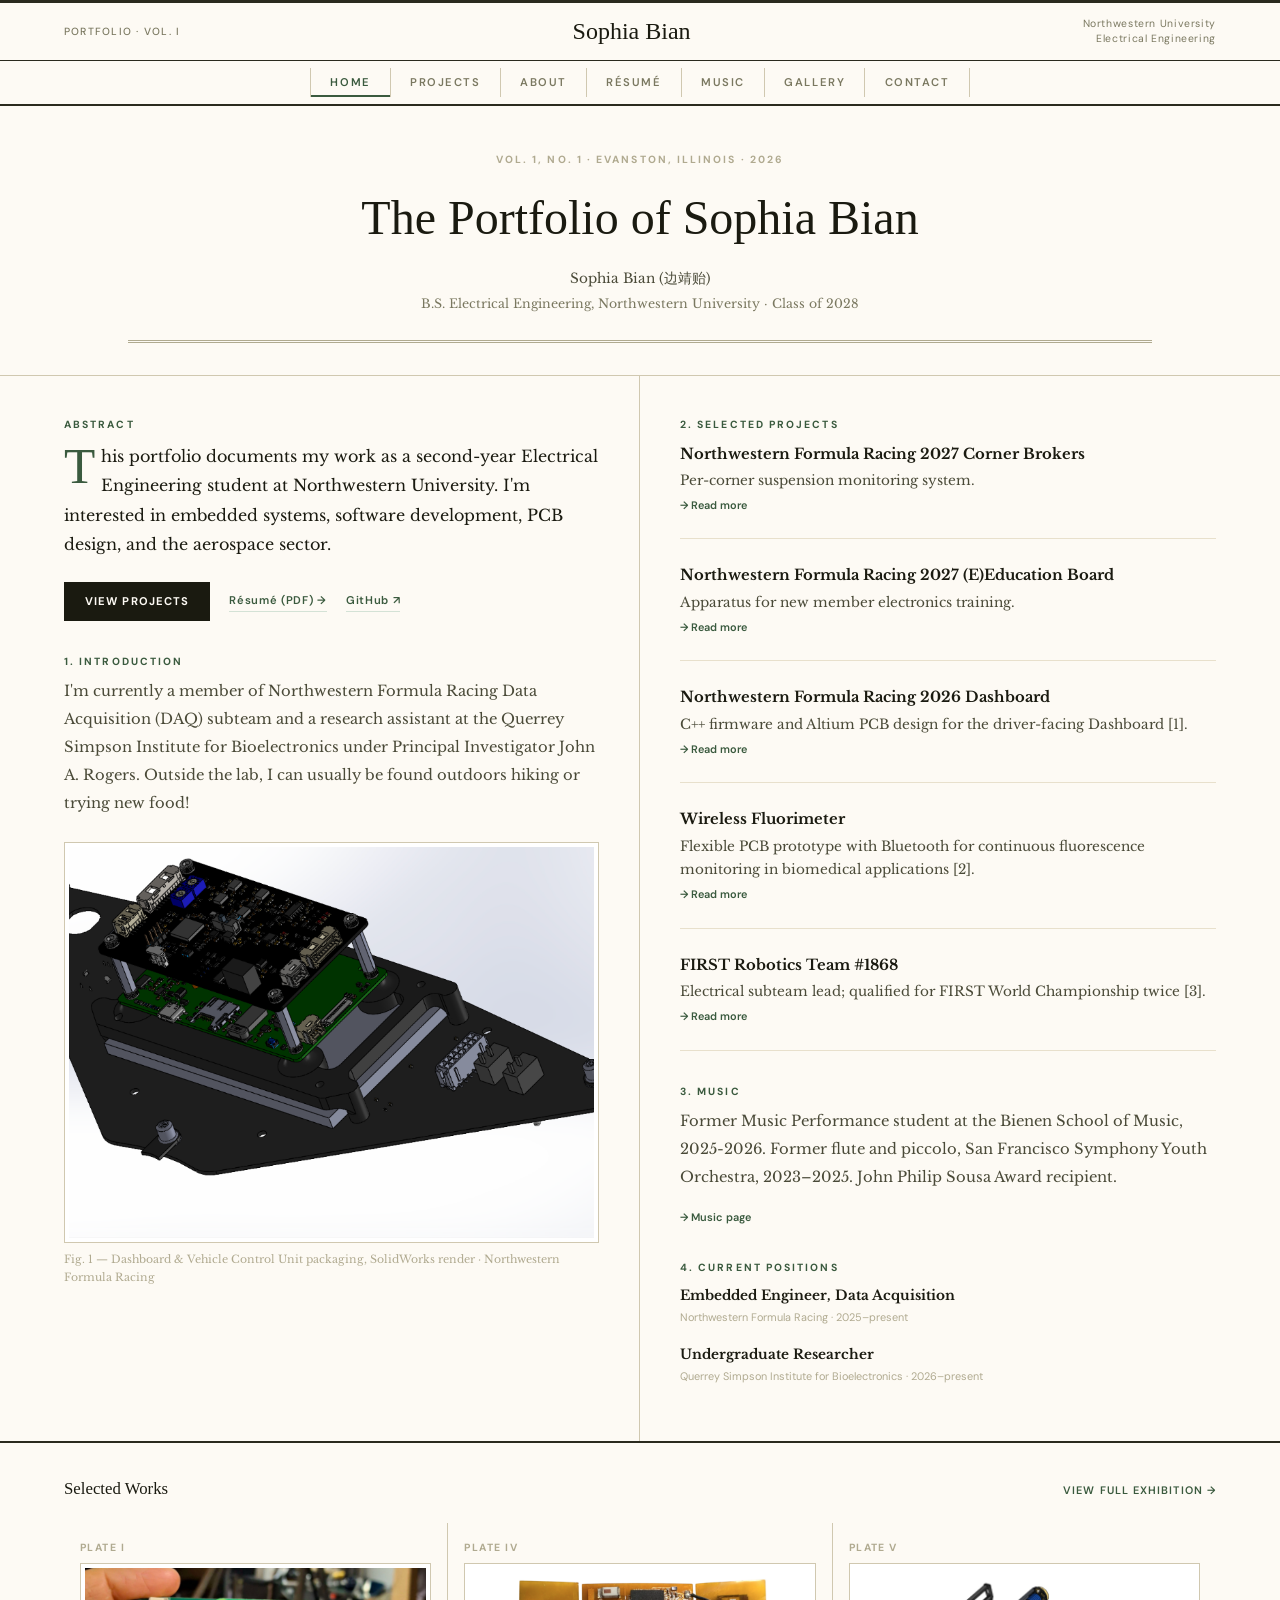
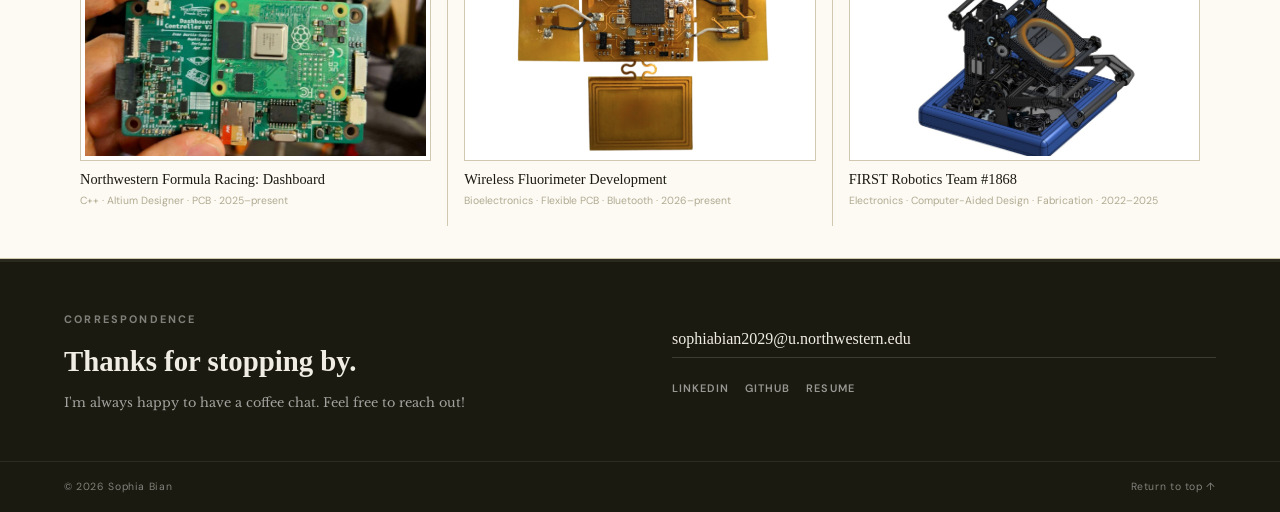
<file: index.html>
<!DOCTYPE html>
<html lang="en">
<head>
<meta charset="UTF-8">
<meta name="viewport" content="width=device-width, initial-scale=1.0">
<title>Sophia Bian — Electrical Engineering, Northwestern</title>
<link rel="preconnect" href="https://fonts.googleapis.com">
<link href="https://fonts.googleapis.com/css2?family=IM+Fell+English:ital@0;1&family=Libre+Baskerville:ital,wght@0,400;0,700;1,400&family=DM+Sans:wght@400;500;600;700&display=swap" rel="stylesheet">
<meta name="description" content="Sophia Bian — Electrical Engineering student at Northwestern University. Embedded systems, PCB design (Altium), C++ firmware, Formula SAE data acquisition, and bioelectronics research.">
<meta property="og:type" content="website">
<meta property="og:title" content="Sophia Bian — Electrical Engineering, Northwestern">
<meta property="og:description" content="Sophia Bian — Electrical Engineering student at Northwestern University. Embedded systems, PCB design (Altium), C++ firmware, Formula SAE data acquisition, and bioelectronics research.">
<meta property="og:image" content="https://sophiajbian.github.io/portfolio-journal/formula-pcb-v3-web.jpg">
<meta property="og:url" content="https://sophiajbian.github.io/portfolio-journal/index.html">
<link rel="icon" href="data:image/svg+xml,<svg xmlns='http://www.w3.org/2000/svg' viewBox='0 0 100 100'><rect width='100' height='100' fill='%23fdfaf4'/><text x='50' y='72' font-size='64' text-anchor='middle' font-family='Georgia' font-style='italic' fill='%233a5a3e'>S</text></svg>">
<link rel="stylesheet" href="styles.css">
<style>
  /* tokens · masthead · nav · footer → styles.css */

  /* ARTICLE TITLE BLOCK */
  .title-block {
    padding:2.8rem 10vw 2rem;
    border-bottom:1px solid #d0c8b0;
    text-align:center;
  }
  .title-block-kicker {
    font-family:'DM Sans',sans-serif; font-size:0.65rem; font-weight:700;
    letter-spacing:0.2em; text-transform:uppercase; color:var(--ink-faint);
    margin-bottom:1.4rem;
  }
  .article-title {
    font-family:'IM Fell English',serif; font-style:italic;
    font-size:clamp(2rem, 4vw, 3rem); line-height:1.12;
    color:var(--ink); font-weight:400; margin-bottom:1.4rem;
  }
  .article-title em { font-style:italic; color:var(--sage); }
  .article-author {
    font-family:'Libre Baskerville',serif; font-size:0.85rem; color:var(--ink-mid);
    margin-bottom:0.2rem;
  }
  .article-affil {
    font-family:'Libre Baskerville',serif; font-size:0.78rem;
    font-style:italic; color:var(--ink-muted);
  }
  .title-rule-wrap { margin:1.6rem 0 0; }
  .title-rule-double { border:none; border-top:3px double var(--ink-faint); }

  /* ARTICLE BODY — two columns */
  .article-body {
    display:grid; grid-template-columns:1fr 1fr;
    border-bottom:2px solid var(--rule);
  }
  .col-left { padding:2.5rem 2.5rem 2.5rem 5vw; border-right:1px solid #d0c8b0; }
  .col-right { padding:2.5rem 5vw 2.5rem 2.5rem; }

  .section-num { font-family:'DM Sans',sans-serif; font-size:0.65rem; font-weight:700; letter-spacing:0.2em; text-transform:uppercase; color:var(--sage); margin-bottom:0.5rem; }
  .body-p { font-size:0.92rem; color:var(--ink-mid); line-height:1.9; margin-bottom:1rem; }
  .body-p em { font-style:italic; color:var(--sage); }
  .section-gap { margin-top:2rem; }

  /* ABSTRACT — the elevator pitch reads bigger than body copy */
  .abstract-p { font-size:1rem; color:var(--ink); line-height:1.85; margin-bottom:1rem; }
  .abstract-p::first-letter {
    font-family:'IM Fell English',serif; font-size:3.2rem; float:left;
    line-height:0.8; padding:0.08em 0.12em 0 0; color:var(--sage);
  }

  /* FIGURE */
  .figure { margin:1.5rem 0; }
  .figure img { width:100%; display:block; object-fit:cover; aspect-ratio:4/3; }
  .fig-caption { font-family:'Libre Baskerville',serif; font-size:0.68rem; font-style:italic; color:var(--ink-faint); margin-top:0.4rem; }

  /* PROJECT ENTRIES (right column) */
  .proj-entry { margin-bottom:1.5rem; padding-bottom:1.5rem; border-bottom:1px solid #e8e0cc; }
  .proj-entry:last-of-type { border-bottom:none; }
  .proj-title-name {
    font-family:'Libre Baskerville',serif; font-weight:700; font-size:0.92rem;
    color:var(--ink); display:block; margin-bottom:0.15rem;
  }
  .proj-title-desc { font-size:0.85rem; color:var(--ink-mid); line-height:1.75; }
  .proj-ref { font-family:'DM Sans',sans-serif; font-size:0.68rem; margin-top:0.2rem; }
  .proj-ref a { color:var(--sage); text-decoration:none; font-weight:600; }
  .proj-ref a:hover { text-decoration:underline; }

  /* LINKS ROW (buttons → styles.css) */
  .links-row { display:flex; gap:1.2rem; margin:1.4rem 0 0.5rem; align-items:center; flex-wrap:wrap; }

  /* POSITIONS block (right col) */
  .position-item { margin-bottom:1rem; }
  .position-title { font-family:'Libre Baskerville',serif; font-weight:700; font-size:0.85rem; color:var(--ink); }
  .position-meta { font-family:'DM Sans',sans-serif; font-size:0.68rem; color:var(--ink-faint); margin-top:0.05rem; }

  /* SELECTED WORKS STRIP */
  .works-strip { padding:2rem 5vw; border-bottom:1px solid #d0c8b0; }
  .strip-header { display:flex; justify-content:space-between; align-items:baseline; margin-bottom:1.2rem; }
  .strip-title { font-family:'IM Fell English',serif; font-size:1.05rem; color:var(--ink); }
  .strip-all { font-family:'DM Sans',sans-serif; font-size:0.68rem; font-weight:600; letter-spacing:0.1em; text-transform:uppercase; color:var(--sage); text-decoration:none; }
  .works-row { display:grid; grid-template-columns:repeat(3,1fr); gap:1px; background:#d0c8b0; }
  .work-item { display:block; background:var(--paper); padding:1rem; text-decoration:none; color:inherit; transition:background 0.15s; }
  .work-item:hover { background:var(--paper2); }
  .work-fig { font-family:'DM Sans',sans-serif; font-size:0.65rem; font-weight:700; letter-spacing:0.14em; text-transform:uppercase; color:var(--ink-faint); margin-bottom:0.4rem; }
  .work-visual { width:100%; aspect-ratio:16/9; object-fit:cover; display:block; margin-bottom:0.6rem; }
  .work-title { font-family:'IM Fell English',serif; font-size:0.9rem; color:var(--ink); margin-bottom:0.2rem; line-height:1.3; }
  .work-meta { font-family:'DM Sans',sans-serif; font-size:0.65rem; color:var(--ink-faint); }

  /* CONTACT */
  .contact { background:var(--ink); padding:3rem 5vw; display:grid; grid-template-columns:1fr 1fr; gap:4rem; border-top:3px solid var(--rule); }
  .contact-section-label { font-family:'DM Sans',sans-serif; font-size:0.68rem; font-weight:700; letter-spacing:0.2em; text-transform:uppercase; color:rgba(255,255,255,0.45); margin-bottom:1rem; }
  .contact-title { font-family:'IM Fell English',serif; font-size:1.8rem; color:#f0ede5; font-style:italic; line-height:1.2; margin-bottom:0.8rem; }
  .contact-sub { font-size:0.8rem; color:rgba(255,255,255,0.6); line-height:1.7; }
  .contact-right { display:flex; flex-direction:column; justify-content:center; gap:0.8rem; }
  .contact-email { font-family:'IM Fell English',serif; font-size:1rem; color:#f0ede5; text-decoration:none; border-bottom:1px solid rgba(255,255,255,0.15); padding-bottom:0.3rem; }
  .contact-links { display:flex; gap:1rem; flex-wrap:wrap; margin-top:0.5rem; }
  .contact-link { font-family:'DM Sans',sans-serif; font-size:0.68rem; font-weight:600; letter-spacing:0.1em; text-transform:uppercase; color:rgba(255,255,255,0.55); text-decoration:none; transition:color 0.2s; }
  .contact-link:hover { color:var(--sage-light); }


  @media (max-width:768px) {
    .article-body { grid-template-columns:1fr; }
    .col-left { border-right:none; border-bottom:1px solid #d0c8b0; }
    .works-row { grid-template-columns:1fr; }
    .contact { grid-template-columns:1fr; gap:2rem; }
    .title-block { padding:2rem 5vw 1.5rem; }
  }
</style>
</head>
<body>

<!-- MASTHEAD -->
<div class="masthead">
  <span class="masthead-vol">Portfolio · Vol. I</span>
  <span class="masthead-logo"><a href="index.html">Sophia Bian</a></span>
  <span class="masthead-right">Northwestern University<br>Electrical Engineering</span>
</div>

<!-- NAV -->
<nav>
  <a href="index.html" class="active" aria-current="page">Home</a>
  <a href="projects.html">Projects</a>
  <a href="about.html">About</a>
  <a href="resume.html">Résumé</a>
  <a href="music.html">Music</a>
  <a href="gallery.html">Gallery</a>
  <a href="contact.html">Contact</a>
</nav>

<!-- TITLE BLOCK -->
<div class="title-block">
  <p class="title-block-kicker">Vol. 1, No. 1 · Evanston, Illinois · 2026</p>
  <h1 class="article-title">The Portfolio of Sophia Bian</h1>
  <p class="article-author">Sophia Bian (边靖贻)</p>
  <p class="article-affil">B.S. Electrical Engineering, Northwestern University · Class of 2028</p>
  <div class="title-rule-wrap"><hr class="title-rule-double"></div>
</div>

<!-- ARTICLE BODY -->
<div class="article-body">

  <!-- LEFT COLUMN -->
  <div class="col-left">

    <p class="section-num">Abstract</p>
    <p class="abstract-p">
      This portfolio documents my work as a second-year Electrical Engineering student
      at Northwestern University. I'm interested in embedded systems, software
      development, PCB design, and the aerospace sector.
    </p>

    <div class="links-row">
      <a href="projects.html" class="btn-primary">View Projects</a>
      <a href="resume-engineering.pdf" target="_blank" class="btn-secondary">Résumé (PDF) →</a>
      <a href="https://github.com/sophiajbian" target="_blank" rel="noopener" class="btn-secondary">GitHub ↗</a>
    </div>

    <div class="section-gap">
      <p class="section-num">1. Introduction</p>
      <p class="body-p">
        I'm currently a member of Northwestern Formula Racing Data Acquisition (DAQ) subteam and
        a research assistant at the Querrey Simpson Institute for Bioelectronics under Principal Investigator
        John A. Rogers. Outside the lab, I can usually be found outdoors hiking or trying new food!
      </p>
    </div>

    <!-- FIGURE -->
    <div class="figure">
      <img src="formula-assembly.png" alt="Dashboard and Vehicle Control Unit packaging, SolidWorks render"
           onerror="this.style.display='none'">
      <p class="fig-caption">Fig. 1 — Dashboard &amp; Vehicle Control Unit packaging, SolidWorks render · Northwestern Formula Racing</p>
    </div>

  </div>

  <!-- RIGHT COLUMN -->
  <div class="col-right">

    <p class="section-num">2. Selected Projects</p>
    <div class="proj-entry">
      <span class="proj-title-name">Northwestern Formula Racing 2027 Corner Brokers</span>
      <p class="proj-title-desc">Per-corner suspension monitoring system.</p>
      <p class="proj-ref"><a href="project-corner-broker.html">→ Read more</a></p>
    </div>
    <div class="proj-entry">
      <span class="proj-title-name">Northwestern Formula Racing 2027 (E)Education Board</span>
      <p class="proj-title-desc">Apparatus for new member electronics training.</p>
      <p class="proj-ref"><a href="project-education-board.html">→ Read more</a></p>
    </div>
    <div class="proj-entry">
      <span class="proj-title-name">Northwestern Formula Racing 2026 Dashboard</span>
      <p class="proj-title-desc">C++ firmware and Altium PCB design for the driver-facing Dashboard [1].</p>
      <p class="proj-ref"><a href="project-formula.html">→ Read more</a></p>
    </div>
    <div class="proj-entry">
      <span class="proj-title-name">Wireless Fluorimeter</span>
      <p class="proj-title-desc">Flexible PCB prototype with Bluetooth for continuous fluorescence monitoring in biomedical applications [2].</p>
      <p class="proj-ref"><a href="project-fluorimeter.html">→ Read more</a></p>
    </div>
    <div class="proj-entry">
      <span class="proj-title-name">FIRST Robotics Team #1868</span>
      <p class="proj-title-desc">Electrical subteam lead; qualified for FIRST World Championship twice [3].</p>
      <p class="proj-ref"><a href="project-robotics.html">→ Read more</a></p>
    </div>

    <div class="section-gap">
      <p class="section-num">3. Music</p>
      <p class="body-p">
        Former Music Performance student at the Bienen School of Music, 2025-2026.
        Former flute and piccolo, San Francisco Symphony Youth Orchestra, 2023–2025.
        John Philip Sousa Award recipient. 
      </p>
      <p class="proj-ref" style="margin-top:0.2rem;"><a href="music.html" style="color:var(--sage); text-decoration:none;">→ Music page</a></p>
    </div>

    <div class="section-gap">
      <p class="section-num">4. Current Positions</p>
      <div class="position-item">
        <p class="position-title">Embedded Engineer, Data Acquisition</p>
        <p class="position-meta">Northwestern Formula Racing · 2025–present</p>
      </div>
      <div class="position-item">
        <p class="position-title">Undergraduate Researcher</p>
        <p class="position-meta">Querrey Simpson Institute for Bioelectronics · 2026–present</p>
      </div>
    </div>

  </div>
</div>

<!-- SELECTED WORKS -->
<div class="works-strip">
  <div class="strip-header">
    <span class="strip-title">Selected Works</span>
    <a href="projects.html" class="strip-all">View full exhibition →</a>
  </div>
  <div class="works-row">
    <a class="work-item" href="project-formula.html">
      <p class="work-fig">Plate I</p>
      <img src="formula-pcb-v3-web.jpg" alt="Dashboard Controller V3 PCB" class="work-visual" loading="lazy"
           onerror="this.style.background='linear-gradient(135deg,#c8d4c0,#8aaa7a)'; this.removeAttribute('src')">
      <p class="work-title">Northwestern Formula Racing: Dashboard</p>
      <p class="work-meta">C++ · Altium Designer · PCB · 2025–present</p>
    </a>
    <a class="work-item" href="project-fluorimeter.html">
      <p class="work-fig">Plate IV</p>
      <img src="fluorimeter.jpg" alt="Fluorimeter" class="work-visual" loading="lazy"
           onerror="this.style.background='linear-gradient(135deg,#d4c8b0,#b0a080)'; this.removeAttribute('src')">
      <p class="work-title">Wireless Fluorimeter Development</p>
      <p class="work-meta">Bioelectronics · Flexible PCB · Bluetooth · 2026–present</p>
    </a>
    <a class="work-item" href="project-robotics.html">
      <p class="work-fig">Plate V</p>
      <img src="robotics-web.jpg" alt="FIRST Robotics" class="work-visual" loading="lazy"
           onerror="this.style.background='linear-gradient(135deg,#c0c8d4,#8090b0)'; this.removeAttribute('src')">
      <p class="work-title">FIRST Robotics Team #1868</p>
      <p class="work-meta">Electronics · Computer-Aided Design · Fabrication · 2022–2025</p>
    </a>
  </div>
</div>

<!-- CONTACT -->
<section class="contact" id="contact">
  <div>
    <p class="contact-section-label">Correspondence</p>
    <h2 class="contact-title">Thanks for stopping by.</h2>
    <p class="contact-sub">I'm always happy to have a coffee chat. Feel free to reach out!</p>
  </div>
  <div class="contact-right">
    <a href="mailto:sophiabian2029@u.northwestern.edu" class="contact-email">sophiabian2029@u.northwestern.edu</a>
    <div class="contact-links">
      <a href="https://www.linkedin.com/in/bian-sophia/" target="_blank" rel="noopener" class="contact-link">LinkedIn</a>
      <a href="https://github.com/sophiajbian" target="_blank" rel="noopener" class="contact-link">GitHub</a>
      <a href="resume.html" class="contact-link">Resume</a>
    </div>
  </div>
</section>

<footer>
  <span>© 2026 Sophia Bian</span>
  <a href="#">Return to top ↑</a>
</footer>

</body>
</html>
</file>
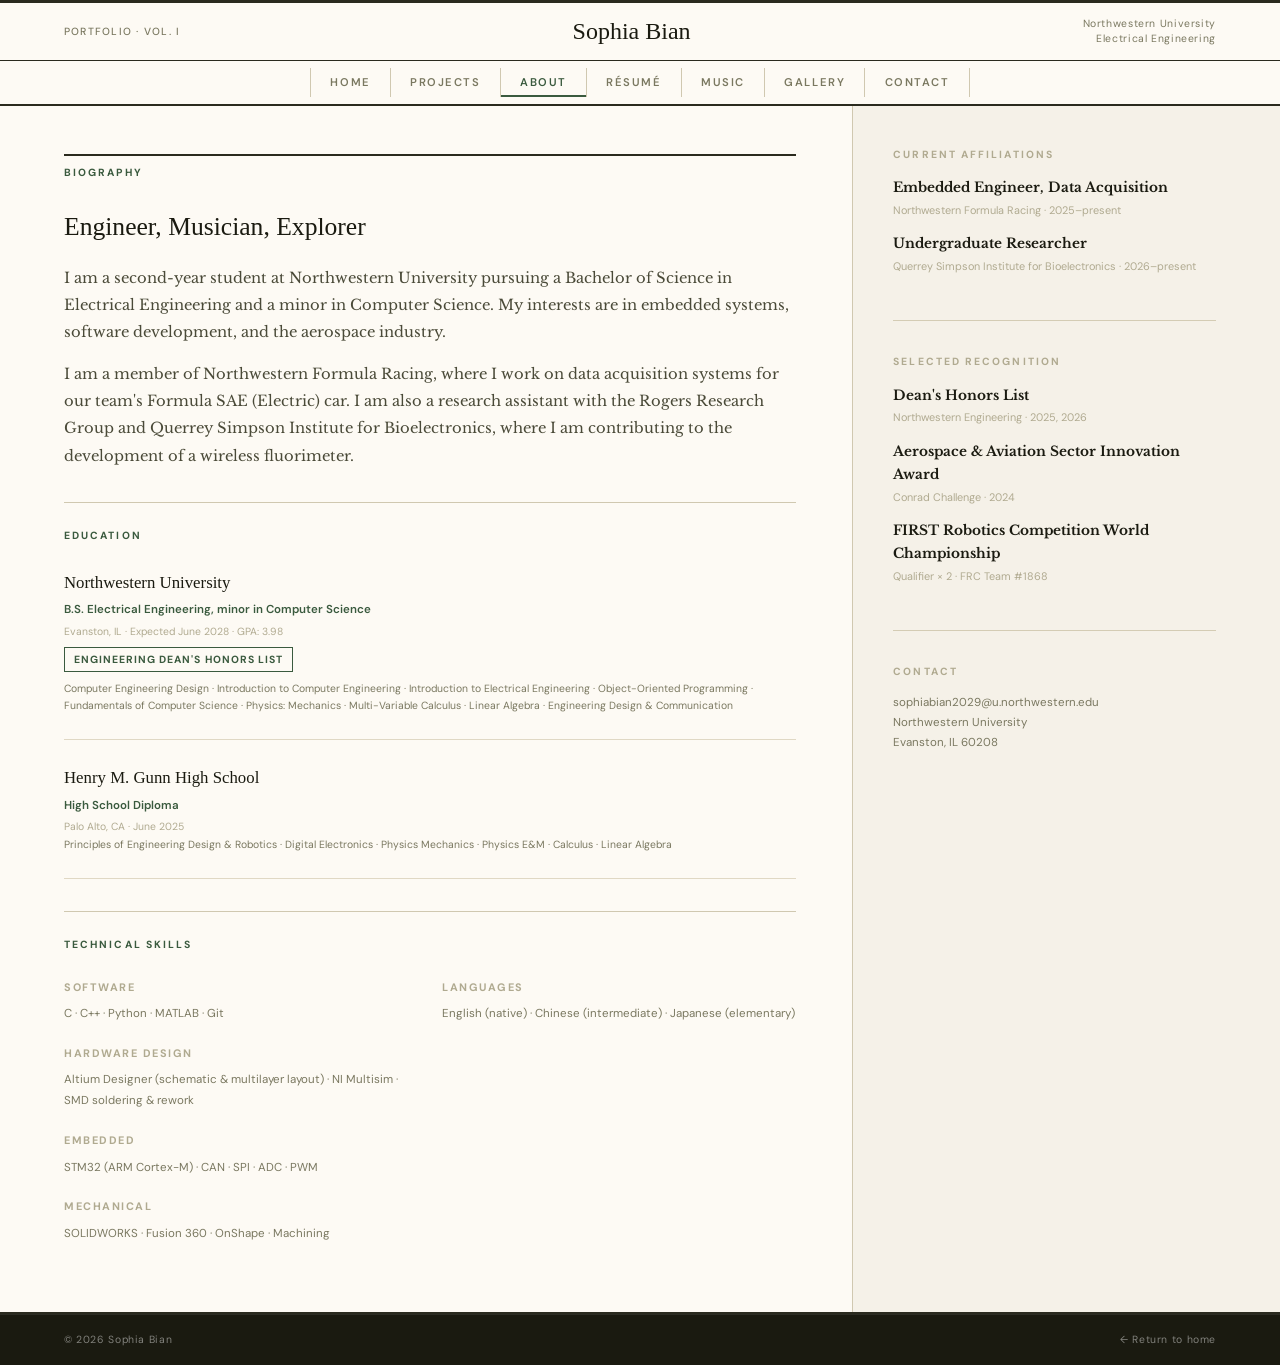
<file: about.html>
<!DOCTYPE html>
<html lang="en">
<head>
<meta charset="UTF-8">
<meta name="viewport" content="width=device-width, initial-scale=1.0">
<title>About — Sophia Bian</title>
<link rel="preconnect" href="https://fonts.googleapis.com">
<link href="https://fonts.googleapis.com/css2?family=IM+Fell+English:ital@0;1&family=Libre+Baskerville:ital,wght@0,400;0,700;1,400&family=DM+Sans:wght@400;500;600;700&display=swap" rel="stylesheet">
<meta name="description" content="About Sophia Bian — B.S. Electrical Engineering with a Computer Science minor at Northwestern University. Education, technical skills, and current affiliations.">
<meta property="og:type" content="website">
<meta property="og:title" content="About — Sophia Bian">
<meta property="og:description" content="About Sophia Bian — B.S. Electrical Engineering with a Computer Science minor at Northwestern University. Education, technical skills, and current affiliations.">
<meta property="og:image" content="https://sophiajbian.github.io/portfolio-journal/formula-pcb-v3-web.jpg">
<meta property="og:url" content="https://sophiajbian.github.io/portfolio-journal/about.html">
<link rel="icon" href="data:image/svg+xml,<svg xmlns='http://www.w3.org/2000/svg' viewBox='0 0 100 100'><rect width='100' height='100' fill='%23fdfaf4'/><text x='50' y='72' font-size='64' text-anchor='middle' font-family='Georgia' font-style='italic' fill='%233a5a3e'>S</text></svg>">
<link rel="stylesheet" href="styles.css">
<style>
  /* tokens · masthead · nav · footer → styles.css */

  /* TWO-COLUMN LAYOUT */
  .page-body { display:grid; grid-template-columns:2fr 1fr; border-bottom:2px solid var(--rule); }
  .main-col { padding:3rem 3.5rem 3rem 5vw; border-right:1px solid #d0c8b0; }
  .side-col { padding:2.5rem 5vw 2.5rem 2.5rem; background:var(--paper2); }

  /* SECTION STYLES */
  .section-rule { border:none; border-top:2px solid var(--rule); margin-bottom:0.5rem; }
  .section-rule-thin { border:none; border-top:1px solid #d0c8b0; margin:2rem 0 1.5rem; }
  .section-head { font-family:'DM Sans',sans-serif; font-size:0.65rem; font-weight:700; letter-spacing:0.2em; text-transform:uppercase; color:var(--sage); margin-bottom:1.5rem; }
  .section-title { font-family:'IM Fell English',serif; font-size:1.6rem; font-weight:400; color:var(--ink); margin-bottom:1rem; }
  .body-p { font-size:0.92rem; color:var(--ink-mid); line-height:1.85; margin-bottom:0.9rem; }
  .body-p em { color:var(--sage); font-style:italic; }

  /* EDUCATION */
  .edu-item { margin-bottom:1.5rem; padding-bottom:1.5rem; border-bottom:1px solid #e0d8c4; }
  .edu-item:last-child { border-bottom:none; }
  .edu-school { font-family:'IM Fell English',serif; font-size:1.05rem; color:var(--ink); }
  .edu-degree { font-family:'DM Sans',sans-serif; font-size:0.72rem; font-weight:600; color:var(--sage); margin:0.2rem 0; }
  .edu-meta { font-family:'DM Sans',sans-serif; font-size:0.65rem; color:var(--ink-faint); }
  .edu-badge { display:inline-block; font-family:'DM Sans',sans-serif; font-size:0.65rem; font-weight:700; letter-spacing:0.1em; text-transform:uppercase; border:1px solid var(--sage); color:var(--sage); padding:0.15rem 0.55rem; margin:0.4rem 0 0.5rem; }
  .edu-courses { font-family:'DM Sans',sans-serif; font-size:0.65rem; color:var(--ink-muted); line-height:1.7; }

  /* SKILLS */
  .skill-group { margin-bottom:1.2rem; }
  .skill-group-label { font-family:'DM Sans',sans-serif; font-size:0.68rem; font-weight:700; letter-spacing:0.14em; text-transform:uppercase; color:var(--ink-faint); margin-bottom:0.5rem; }
  .skill-list { font-family:'DM Sans',sans-serif; font-size:0.72rem; color:var(--ink-muted); line-height:1.8; }

  /* SIDEBAR */
  .side-section { margin-bottom:2rem; padding-bottom:2rem; border-bottom:1px solid #d4ccb4; }
  .side-section:last-child { border-bottom:none; margin-bottom:0; }
  .side-label { font-family:'DM Sans',sans-serif; font-size:0.65rem; font-weight:700; letter-spacing:0.2em; text-transform:uppercase; color:var(--ink-faint); margin-bottom:0.8rem; }
  .side-p { font-size:0.78rem; color:var(--ink-muted); line-height:1.75; font-style:italic; }
  .side-item { margin-bottom:0.8rem; }
  .side-item-title { font-family:'Libre Baskerville',serif; font-weight:700; font-size:0.85rem; color:var(--ink); display:block; }
  .side-item-meta { font-family:'DM Sans',sans-serif; font-size:0.68rem; color:var(--ink-faint); display:block; margin-top:0.1rem; }

  @media (max-width:768px) {
    .page-body { grid-template-columns:1fr; }
    .side-col { border-top:1px solid #d0c8b0; }
  }
</style>
</head>
<body>

<div class="masthead">
  <span class="masthead-vol">Portfolio · Vol. I</span>
  <span class="masthead-logo"><a href="index.html">Sophia Bian</a></span>
  <span class="masthead-right">Northwestern University<br>Electrical Engineering</span>
</div>
<nav>
  <a href="index.html">Home</a>
  <a href="projects.html">Projects</a>
  <a href="about.html" class="active" aria-current="page">About</a>
  <a href="resume.html">Résumé</a>
  <a href="music.html">Music</a>
  <a href="gallery.html">Gallery</a>
  <a href="contact.html">Contact</a>
</nav>

<div class="page-body">
  <!-- MAIN COLUMN -->
  <div class="main-col">

    <hr class="section-rule">
    <p class="section-head">Biography</p>
    <h2 class="section-title">Engineer, Musician, Explorer</h2>
    <p class="body-p">
      I am a second-year student at Northwestern University pursuing a
      Bachelor of Science in Electrical Engineering and a minor in Computer Science. 
      My interests are in embedded systems, software development, and the aerospace industry.
    </p>
    <p class="body-p">
      I am a member of Northwestern Formula Racing, where I work on data acquisition systems for our team's Formula SAE (Electric) car.
      I am also a research assistant with the Rogers Research Group and Querrey Simpson Institute for 
      Bioelectronics, where I am contributing to the development of a wireless fluorimeter.
    </p>

    <hr class="section-rule-thin">
    <p class="section-head">Education</p>

    <div class="edu-item">
      <p class="edu-school">Northwestern University</p>
      <p class="edu-degree">B.S. Electrical Engineering, minor in Computer Science</p>
      <p class="edu-meta">Evanston, IL · Expected June 2028 · GPA: 3.98</p>
      <span class="edu-badge">Engineering Dean's Honors List</span>
      <p class="edu-courses">
        Computer Engineering Design · Introduction to Computer Engineering ·
        Introduction to Electrical Engineering · Object-Oriented Programming ·
        Fundamentals of Computer Science · Physics: Mechanics ·
        Multi-Variable Calculus · Linear Algebra · Engineering Design & Communication
      </p>
    </div>

    <div class="edu-item">
      <p class="edu-school">Henry M. Gunn High School</p>
      <p class="edu-degree">High School Diploma</p>
      <p class="edu-meta">Palo Alto, CA · June 2025</p>
      <p class="edu-courses">
        Principles of Engineering Design &amp; Robotics · Digital Electronics ·
        Physics Mechanics · Physics E&amp;M · Calculus · Linear Algebra
      </p>
    </div>

    <hr class="section-rule-thin">
    <p class="section-head">Technical Skills</p>
    <div style="display:grid; grid-template-columns:1fr 1fr; gap:1.5rem;">
      <div>
        <div class="skill-group">
          <p class="skill-group-label">Software</p>
          <p class="skill-list">C · C++ · Python · MATLAB · Git</p>
        </div>
        <div class="skill-group">
          <p class="skill-group-label">Hardware Design</p>
          <p class="skill-list">Altium Designer (schematic &amp; multilayer layout) · NI Multisim · SMD soldering &amp; rework</p>
        </div>
        <div class="skill-group">
          <p class="skill-group-label">Embedded</p>
          <p class="skill-list">STM32 (ARM Cortex-M) · CAN · SPI · ADC · PWM</p>
        </div>
        <div class="skill-group">
          <p class="skill-group-label">Mechanical</p>
          <p class="skill-list">SOLIDWORKS · Fusion 360 · OnShape · Machining</p>
        </div>
      </div>
      <div>
        <div class="skill-group">
          <p class="skill-group-label">Languages</p>
          <p class="skill-list">English (native) · Chinese (intermediate) · Japanese (elementary)</p>
        </div>
        <!--
        <div class="skill-group">
          <p class="skill-group-label">Other</p>
          <p class="skill-list">Technical documentation · Project management · Cross-team collaboration</p>
        </div>
      -->
      </div>
    </div>

  </div>

  <!-- SIDEBAR -->
  <div class="side-col">

    <!--
    <div class="side-section">
      <p class="side-label">Author Note</p>
      <p class="side-p">
        "I enjoy building things that connect hardware with software — systems that respond
        to the physical world in real time."
      </p>
    </div>

  -->

    <div class="side-section">
      <p class="side-label">Current Affiliations</p>
      <div class="side-item">
        <span class="side-item-title">Embedded Engineer, Data Acquisition</span>
        <span class="side-item-meta">Northwestern Formula Racing · 2025–present</span>
      </div>
      <div class="side-item">
        <span class="side-item-title">Undergraduate Researcher</span>
        <span class="side-item-meta">Querrey Simpson Institute for Bioelectronics · 2026–present</span>
      </div>
    </div>

    <div class="side-section">
      <p class="side-label">Selected Recognition</p>
      <div class="side-item">
        <span class="side-item-title">Dean's Honors List</span>
        <span class="side-item-meta">Northwestern Engineering · 2025, 2026</span>
      </div>
      <div class="side-item">
        <span class="side-item-title">Aerospace & Aviation Sector Innovation Award</span>
        <span class="side-item-meta">Conrad Challenge · 2024</span>
      </div>
      <div class="side-item">
        <span class="side-item-title">FIRST Robotics Competition World Championship</span>
        <span class="side-item-meta">Qualifier × 2 · FRC Team #1868</span>
      </div>
    </div>

    <div class="side-section">
      <p class="side-label">Contact</p>
      <p style="font-family:'DM Sans',sans-serif; font-size:0.72rem; color:var(--ink-muted); line-height:1.7;">
        sophiabian2029@u.northwestern.edu<br>
        Northwestern University<br>
        Evanston, IL 60208
      </p>
    </div>
  </div>
</div>

<footer>
  <span>© 2026 Sophia Bian</span>
  <a href="index.html">← Return to home</a>
</footer>
</body>
</html>
</file>
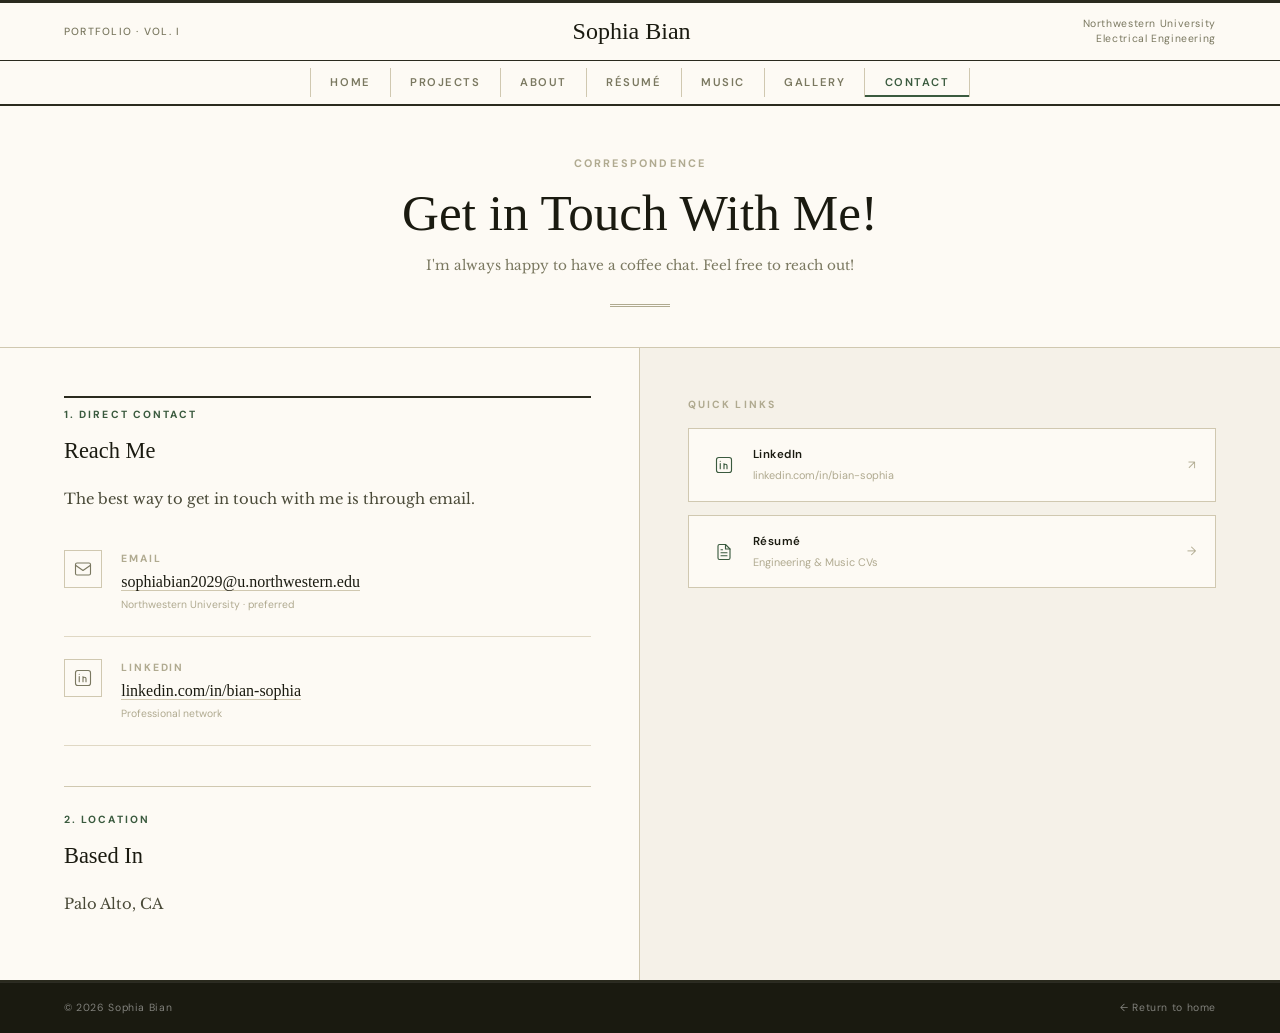
<file: contact.html>
<!DOCTYPE html>
<html lang="en">
<head>
<meta charset="UTF-8">
<meta name="viewport" content="width=device-width, initial-scale=1.0">
<title>Contact — Sophia Bian</title>
<link rel="preconnect" href="https://fonts.googleapis.com">
<link href="https://fonts.googleapis.com/css2?family=IM+Fell+English:ital@0;1&family=Libre+Baskerville:ital,wght@0,400;0,700;1,400&family=DM+Sans:wght@400;500;600;700&display=swap" rel="stylesheet">
<meta name="description" content="Contact Sophia Bian — email, LinkedIn, and GitHub.">
<meta property="og:type" content="website">
<meta property="og:title" content="Contact — Sophia Bian">
<meta property="og:description" content="Contact Sophia Bian — email, LinkedIn, and GitHub.">
<meta property="og:image" content="https://sophiajbian.github.io/portfolio-journal/formula-pcb-v3-web.jpg">
<meta property="og:url" content="https://sophiajbian.github.io/portfolio-journal/contact.html">
<link rel="icon" href="data:image/svg+xml,<svg xmlns='http://www.w3.org/2000/svg' viewBox='0 0 100 100'><rect width='100' height='100' fill='%23fdfaf4'/><text x='50' y='72' font-size='64' text-anchor='middle' font-family='Georgia' font-style='italic' fill='%233a5a3e'>S</text></svg>">
<link rel="stylesheet" href="styles.css">
<style>
  /* tokens · masthead · nav · footer → styles.css */

  /* TITLE BLOCK */
  .title-block { padding:3rem 5vw 2.5rem; border-bottom:1px solid #d0c8b0; text-align:center; }
  .title-kicker { font-family:'DM Sans',sans-serif; font-size:0.68rem; font-weight:700; letter-spacing:0.2em; text-transform:uppercase; color:var(--ink-faint); margin-bottom:0.8rem; }
  .page-title { font-family:'IM Fell English',serif; font-style:italic; font-size:clamp(2.2rem,4vw,3.2rem); color:var(--ink); font-weight:400; line-height:1.1; margin-bottom:0.8rem; }
  .title-sub { font-size:0.85rem; color:var(--ink-muted); max-width:480px; margin:0 auto; line-height:1.8; }
  .title-rule-double { border:none; border-top:3px double var(--ink-faint); width:60px; margin:1.6rem auto 0; }

  /* CONTACT GRID */
  .contact-body { display:grid; grid-template-columns:1fr 1fr; border-bottom:2px solid var(--rule); }
  .contact-left { padding:3rem 3rem 3rem 5vw; border-right:1px solid #d0c8b0; }
  .contact-right { padding:3rem 5vw 3rem 3rem; background:var(--paper2); }

  .section-rule { border:none; border-top:2px solid var(--rule); margin-bottom:0.5rem; }
  .section-rule-thin { border:none; border-top:1px solid #d0c8b0; margin:2.5rem 0 1.5rem; }
  .section-num { font-family:'DM Sans',sans-serif; font-size:0.65rem; font-weight:700; letter-spacing:0.2em; text-transform:uppercase; color:var(--sage); margin-bottom:0.5rem; }
  .section-title { font-family:'IM Fell English',serif; font-size:1.4rem; color:var(--ink); font-weight:400; margin-bottom:1rem; }
  .body-p { font-size:0.92rem; color:var(--ink-mid); line-height:1.9; margin-bottom:0.85rem; }

  /* CONTACT CARDS */
  .contact-card { display:flex; align-items:flex-start; gap:1.2rem; padding:1.4rem 0; border-bottom:1px solid #e0d8c4; }
  .contact-card:last-child { border-bottom:none; }
  .contact-icon { width:38px; height:38px; flex-shrink:0; display:flex; align-items:center; justify-content:center; border:1px solid #d0c8b0; background:var(--paper); }
  .contact-icon svg { width:18px; height:18px; }
  .contact-card-body { flex:1; }
  .contact-card-label { font-family:'DM Sans',sans-serif; font-size:0.65rem; font-weight:700; letter-spacing:0.18em; text-transform:uppercase; color:var(--ink-faint); margin-bottom:0.25rem; }
  .contact-card-value { font-family:'IM Fell English',serif; font-size:1rem; color:var(--ink); line-height:1.3; }
  .contact-card-value a { color:var(--ink); text-decoration:none; border-bottom:1px solid #d0c8b0; transition:border-color 0.2s, color 0.2s; }
  .contact-card-value a:hover { color:var(--sage); border-color:var(--sage); }
  .contact-card-note { font-family:'DM Sans',sans-serif; font-size:0.65rem; color:var(--ink-faint); margin-top:0.2rem; }

  /* SIDEBAR LINKS */
  .ext-link { display:flex; align-items:center; gap:0.8rem; padding:1rem 1.2rem; border:1px solid #d0c8b0; background:var(--paper); margin-bottom:0.8rem; text-decoration:none; transition:border-color 0.2s, background 0.2s; }
  .ext-link:hover { border-color:var(--sage); background:var(--sage-pale); }
  .ext-link-icon { width:32px; height:32px; flex-shrink:0; display:flex; align-items:center; justify-content:center; }
  .ext-link-icon svg { width:18px; height:18px; }
  .ext-link-body { flex:1; }
  .ext-link-title { font-family:'DM Sans',sans-serif; font-size:0.72rem; font-weight:600; color:var(--ink); letter-spacing:0.04em; display:block; }
  .ext-link-url { font-family:'DM Sans',sans-serif; font-size:0.68rem; color:var(--ink-faint); display:block; margin-top:0.1rem; }
  .ext-link-arrow { font-family:'DM Sans',sans-serif; font-size:0.75rem; color:var(--ink-faint); }

  .side-label { font-family:'DM Sans',sans-serif; font-size:0.65rem; font-weight:700; letter-spacing:0.2em; text-transform:uppercase; color:var(--ink-faint); margin-bottom:0.9rem; }
  .side-section { margin-bottom:2rem; padding-bottom:2rem; border-bottom:1px solid #d4ccb4; }
  .side-section:last-child { border-bottom:none; margin-bottom:0; }
  .availability-dot { display:inline-block; width:7px; height:7px; border-radius:50%; background:var(--sage); margin-right:0.5rem; vertical-align:middle; }
  .availability-text { font-family:'DM Sans',sans-serif; font-size:0.72rem; color:var(--ink-muted); }

  @media (max-width:768px) {
    .contact-body { grid-template-columns:1fr; }
    .contact-right { border-top:1px solid #d0c8b0; }
  }
</style>
</head>
<body>

<div class="masthead">
  <span class="masthead-vol">Portfolio · Vol. I</span>
  <span class="masthead-logo"><a href="index.html">Sophia Bian</a></span>
  <span class="masthead-right">Northwestern University<br>Electrical Engineering</span>
</div>
<nav>
  <a href="index.html">Home</a>
  <a href="projects.html">Projects</a>
  <a href="about.html">About</a>
  <a href="resume.html">Résumé</a>
  <a href="music.html">Music</a>
  <a href="gallery.html">Gallery</a>
  <a href="contact.html" class="active" aria-current="page">Contact</a>
</nav>

<div class="title-block">
  <p class="title-kicker">Correspondence</p>
  <h1 class="page-title">Get in Touch With Me!</h1>
  <p class="title-sub">I'm always happy to have a coffee chat. Feel free to reach out!</p>
  <hr class="title-rule-double">
</div>

<div class="contact-body">

  <!-- LEFT: CONTACT DETAILS -->
  <div class="contact-left">

    <hr class="section-rule">
    <p class="section-num">1. Direct Contact</p>
    <h2 class="section-title">Reach Me</h2>
    <p class="body-p">The best way to get in touch with me is through email.</p>

    <div class="contact-card">
      <div class="contact-icon">
        <!-- Email icon -->
        <svg viewBox="0 0 24 24" fill="none" stroke="currentColor" stroke-width="1.5" stroke-linecap="round" stroke-linejoin="round" style="color:var(--ink-muted)">
          <rect x="2" y="4" width="20" height="16" rx="2"/>
          <path d="m2 7 10 7 10-7"/>
        </svg>
      </div>
      <div class="contact-card-body">
        <p class="contact-card-label">Email</p>
        <p class="contact-card-value">
          <a href="mailto:sophiabian2029@u.northwestern.edu">sophiabian2029@u.northwestern.edu</a>
        </p>
        <p class="contact-card-note">Northwestern University · preferred</p>
      </div>
    </div>

    <div class="contact-card">
      <div class="contact-icon">
        <!-- LinkedIn icon -->
        <svg viewBox="0 0 24 24" fill="none" stroke="currentColor" stroke-width="1.5" stroke-linecap="round" stroke-linejoin="round" style="color:var(--ink-muted)">
          <rect x="2" y="2" width="20" height="20" rx="3"/>
          <path d="M7 10v7M7 7v.01M12 17v-4a2 2 0 0 1 4 0v4M12 10v7"/>
        </svg>
      </div>
      <div class="contact-card-body">
        <p class="contact-card-label">LinkedIn</p>
        <p class="contact-card-value">
          <a href="https://www.linkedin.com/in/bian-sophia/" target="_blank" rel="noopener">linkedin.com/in/bian-sophia</a>
        </p>
        <p class="contact-card-note">Professional network</p>
      </div>
    </div>

  
<!--
    <div class="contact-card">
      <div class="contact-icon">
        <svg viewBox="0 0 24 24" fill="none" stroke="currentColor" stroke-width="1.5" stroke-linecap="round" stroke-linejoin="round" style="color:var(--ink-muted)">
          <path d="M9 19c-5 1.5-5-2.5-7-3m14 6v-3.87a3.37 3.37 0 0 0-.94-2.61c3.14-.35 6.44-1.54 6.44-7A5.44 5.44 0 0 0 20 4.77 5.07 5.07 0 0 0 19.91 1S18.73.65 16 2.48a13.38 13.38 0 0 0-7 0C6.27.65 5.09 1 5.09 1A5.07 5.07 0 0 0 5 4.77a5.44 5.44 0 0 0-1.5 3.78c0 5.42 3.3 6.61 6.44 7A3.37 3.37 0 0 0 9 18.13V22"/>
        </svg>
      </div>
      <div class="contact-card-body">
        <p class="contact-card-label">GitHub</p>
        <p class="contact-card-value">
          <a href="https://github.com/sophiajbian" target="_blank" rel="noopener">github.com/sophiajbian</a>
        </p>
        <p class="contact-card-note">Code &amp; projects</p>
      </div>
    </div>

  -->

    <hr class="section-rule-thin">
    <p class="section-num">2. Location</p>
    <h2 class="section-title">Based In</h2>
    <p class="body-p">
      Palo Alto, CA
    </p>

  </div>

  <!-- RIGHT: QUICK LINKS + AVAILABILITY -->
  <div class="contact-right">

    <p class="side-label">Quick Links</p>

    <a href="https://www.linkedin.com/in/bian-sophia/" target="_blank" rel="noopener" class="ext-link">
      <div class="ext-link-icon">
        <svg viewBox="0 0 24 24" fill="none" stroke="currentColor" stroke-width="1.5" stroke-linecap="round" stroke-linejoin="round" style="color:var(--sage)">
          <rect x="2" y="2" width="20" height="20" rx="3"/>
          <path d="M7 10v7M7 7v.01M12 17v-4a2 2 0 0 1 4 0v4M12 10v7"/>
        </svg>
      </div>
      <div class="ext-link-body">
        <span class="ext-link-title">LinkedIn</span>
        <span class="ext-link-url">linkedin.com/in/bian-sophia</span>
      </div>
      <span class="ext-link-arrow">↗</span>
    </a>

    <!--

    <a href="https://github.com/sophiajbian" target="_blank" rel="noopener" class="ext-link">
      <div class="ext-link-icon">
        <svg viewBox="0 0 24 24" fill="none" stroke="currentColor" stroke-width="1.5" stroke-linecap="round" stroke-linejoin="round" style="color:var(--sage)">
          <path d="M9 19c-5 1.5-5-2.5-7-3m14 6v-3.87a3.37 3.37 0 0 0-.94-2.61c3.14-.35 6.44-1.54 6.44-7A5.44 5.44 0 0 0 20 4.77 5.07 5.07 0 0 0 19.91 1S18.73.65 16 2.48a13.38 13.38 0 0 0-7 0C6.27.65 5.09 1 5.09 1A5.07 5.07 0 0 0 5 4.77a5.44 5.44 0 0 0-1.5 3.78c0 5.42 3.3 6.61 6.44 7A3.37 3.37 0 0 0 9 18.13V22"/>
        </svg>
      </div>
      <div class="ext-link-body">
        <span class="ext-link-title">GitHub</span>
        <span class="ext-link-url">github.com/sophiajbian</span>
      </div>
      <span class="ext-link-arrow">↗</span>
    </a>

  -->

    <a href="resume.html" class="ext-link">
      <div class="ext-link-icon">
        <svg viewBox="0 0 24 24" fill="none" stroke="currentColor" stroke-width="1.5" stroke-linecap="round" stroke-linejoin="round" style="color:var(--sage)">
          <path d="M14 2H6a2 2 0 0 0-2 2v16a2 2 0 0 0 2 2h12a2 2 0 0 0 2-2V8z"/>
          <polyline points="14 2 14 8 20 8"/>
          <line x1="16" y1="13" x2="8" y2="13"/>
          <line x1="16" y1="17" x2="8" y2="17"/>
          <polyline points="10 9 9 9 8 9"/>
        </svg>
      </div>
      <div class="ext-link-body">
        <span class="ext-link-title">Résumé</span>
        <span class="ext-link-url">Engineering &amp; Music CVs</span>
      </div>
      <span class="ext-link-arrow">→</span>
    </a>


    <!--
    <div class="side-section" style="margin-top:2rem; padding-top:0;">
      <p class="side-label">Availability</p>
      <p class="availability-text"><span class="availability-dot"></span>Open to coffee chats, internship inquiries, and research opportunities.</p>
    </div>

    <div class="side-section">
      <p class="side-label">Response Time</p>
      <p class="availability-text">Typically within 1–2 days by email.</p>
    </div>

  -->

  </div>
</div>

<footer>
  <span>© 2026 Sophia Bian</span>
  <a href="index.html">← Return to home</a>
</footer>
</body>
</html>
</file>
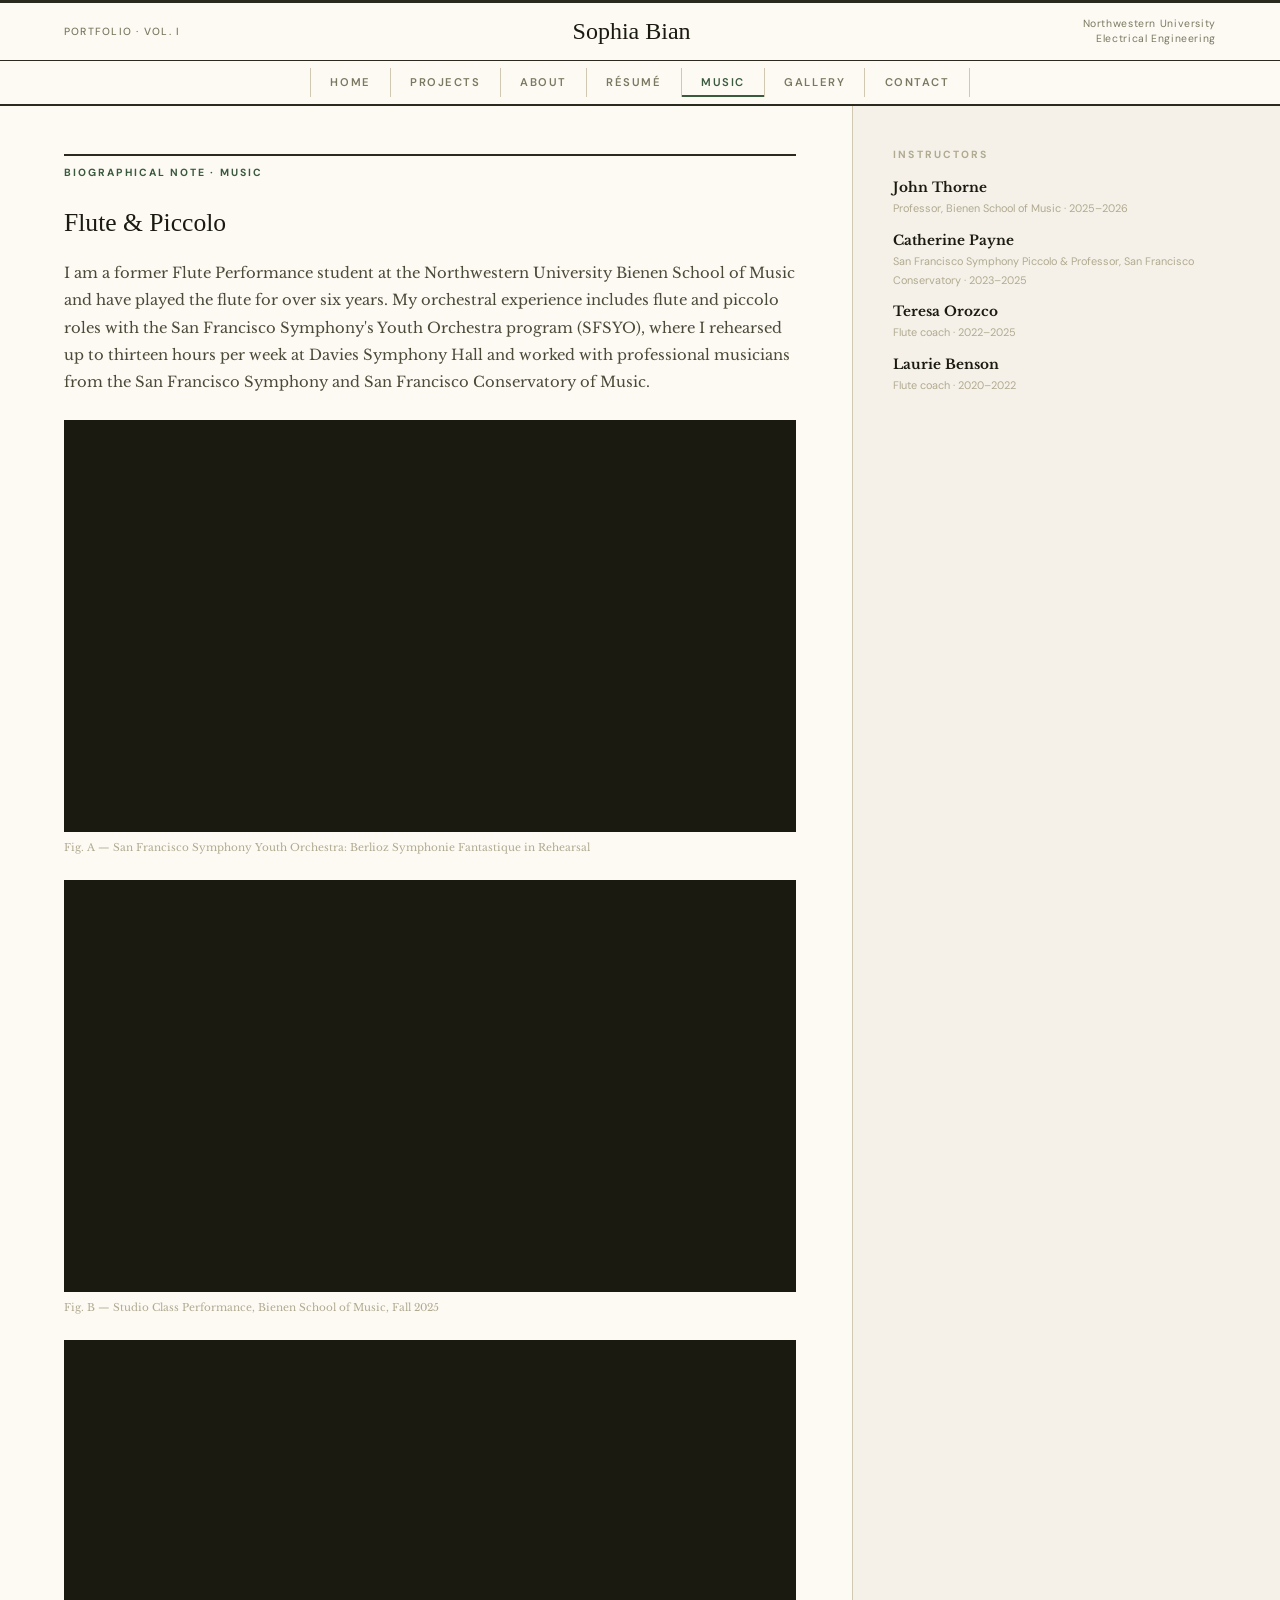
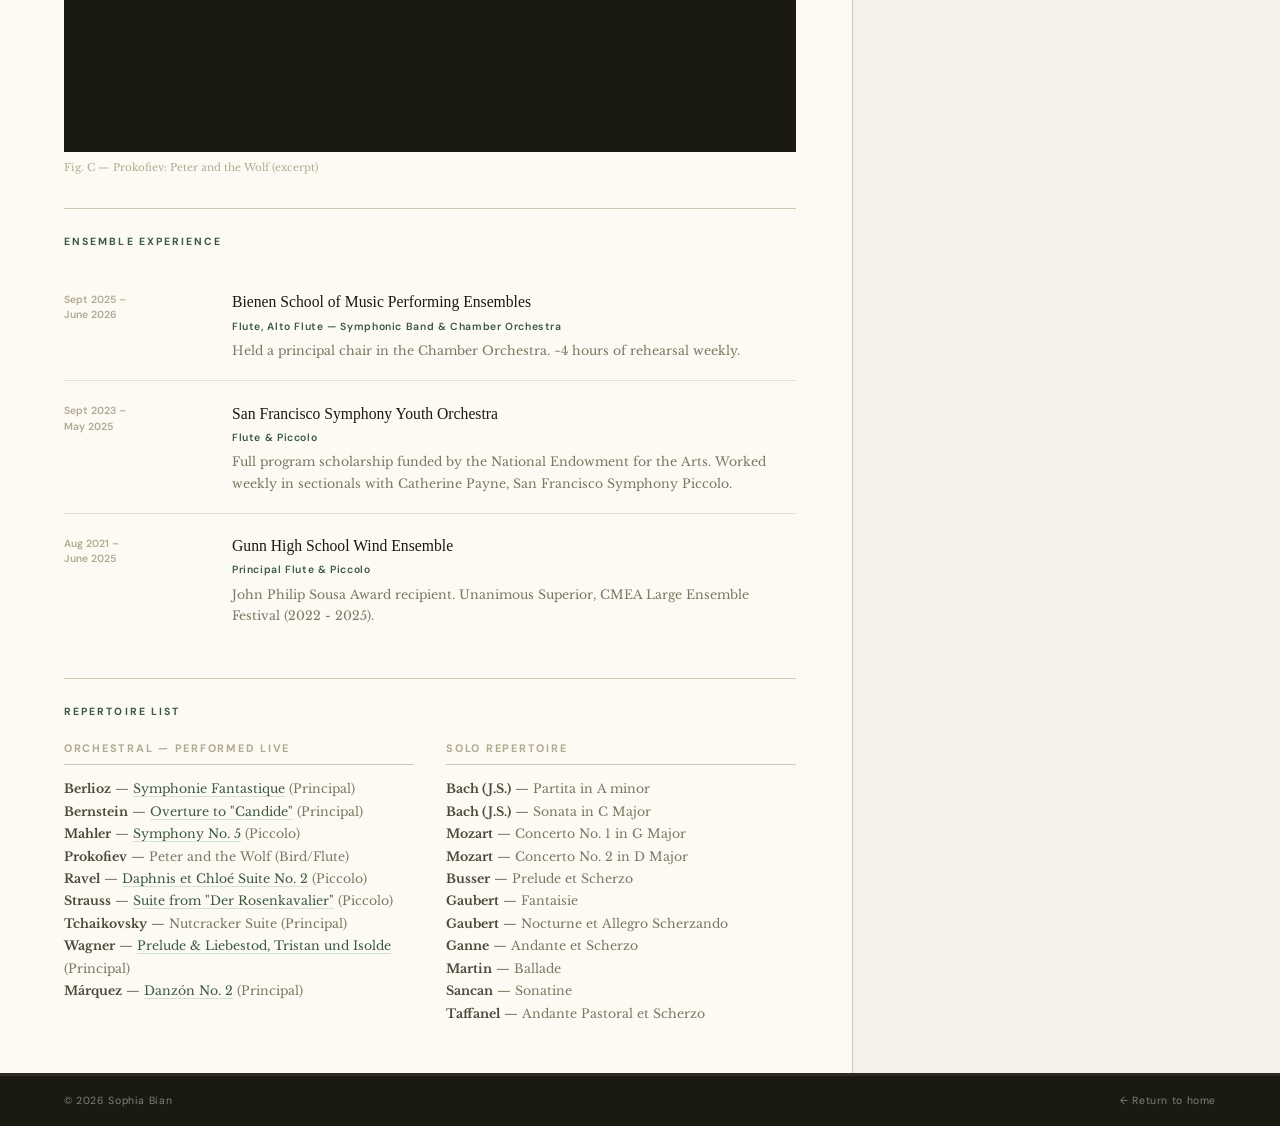
<file: music.html>
<!DOCTYPE html>
<html lang="en">
<head>
<meta charset="UTF-8">
<meta name="viewport" content="width=device-width, initial-scale=1.0">
<title>Music — Sophia Bian</title>
<link rel="preconnect" href="https://fonts.googleapis.com">
<link href="https://fonts.googleapis.com/css2?family=IM+Fell+English:ital@0;1&family=Libre+Baskerville:ital,wght@0,400;0,700;1,400&family=DM+Sans:wght@400;500;600;700&display=swap" rel="stylesheet">
<meta name="description" content="Flute and piccolo — Bienen School of Music ensembles and the San Francisco Symphony Youth Orchestra.">
<meta property="og:type" content="website">
<meta property="og:title" content="Music — Sophia Bian">
<meta property="og:description" content="Flute and piccolo — Bienen School of Music ensembles and the San Francisco Symphony Youth Orchestra.">
<meta property="og:image" content="https://sophiajbian.github.io/portfolio-journal/formula-pcb-v3-web.jpg">
<meta property="og:url" content="https://sophiajbian.github.io/portfolio-journal/music.html">
<link rel="icon" href="data:image/svg+xml,<svg xmlns='http://www.w3.org/2000/svg' viewBox='0 0 100 100'><rect width='100' height='100' fill='%23fdfaf4'/><text x='50' y='72' font-size='64' text-anchor='middle' font-family='Georgia' font-style='italic' fill='%233a5a3e'>S</text></svg>">
<link rel="stylesheet" href="styles.css">
<style>
  /* tokens · masthead · nav · footer → styles.css */

  .page-body { display:grid; grid-template-columns:2fr 1fr; border-bottom:2px solid var(--rule); }
  .main-col { padding:3rem 3.5rem 3rem 5vw; border-right:1px solid #d0c8b0; }
  .side-col { padding:2.5rem 5vw 2.5rem 2.5rem; background:var(--paper2); }

  .section-rule { border:none; border-top:2px solid var(--rule); margin-bottom:0.5rem; }
  .section-rule-thin { border:none; border-top:1px solid #d0c8b0; margin:2rem 0 1.5rem; }
  .section-head { font-family:'DM Sans',sans-serif; font-size:0.65rem; font-weight:700; letter-spacing:0.2em; text-transform:uppercase; color:var(--sage); margin-bottom:1.2rem; }
  .section-title { font-family:'IM Fell English',serif; font-size:1.6rem; font-weight:400; color:var(--ink); margin-bottom:1rem; }
  .body-p { font-size:0.92rem; color:var(--ink-mid); line-height:1.85; margin-bottom:0.9rem; }
  .body-p em { color:var(--sage); font-style:italic; }

  /* TIMELINE */
  .timeline-item { display:grid; grid-template-columns:9rem 1fr; gap:1.5rem; padding:1.2rem 0; border-bottom:1px solid #e8e0cc; }
  .timeline-item:last-child { border-bottom:none; }
  .timeline-date { font-family:'DM Sans',sans-serif; font-size:0.65rem; color:var(--ink-faint); font-weight:600; padding-top:0.15rem; line-height:1.5; }
  .timeline-org { font-family:'IM Fell English',serif; font-size:0.98rem; color:var(--ink); margin-bottom:0.1rem; }
  .timeline-role { font-family:'DM Sans',sans-serif; font-size:0.65rem; color:var(--sage); font-weight:600; margin-bottom:0.3rem; letter-spacing:0.06em; }
  .timeline-note { font-size:0.78rem; color:var(--ink-muted); line-height:1.7; font-style:italic; }

  /* REPERTOIRE */
  .rep-grid { display:grid; grid-template-columns:1fr 1fr; gap:2rem; }
  .rep-head { font-family:'DM Sans',sans-serif; font-size:0.68rem; font-weight:700; letter-spacing:0.16em; text-transform:uppercase; color:var(--ink-faint); margin-bottom:0.8rem; padding-bottom:0.4rem; border-bottom:1px solid #d0c8b0; }
  .rep-item { font-size:0.78rem; color:var(--ink-muted); line-height:1.8; }
  .rep-item strong { color:var(--ink-mid); font-weight:700; font-style:normal; }
  .rep-item a { color:var(--sage); text-decoration:none; border-bottom:1px solid var(--sage-pale); }
  .rep-item a:hover { border-color:var(--sage); }

  /* VIDEO */
  .video-wrap { position:relative; padding-bottom:56.25%; height:0; overflow:hidden; background:var(--ink); }
  .video-wrap iframe { position:absolute; top:0; left:0; width:100%; height:100%; border:none; }
  .fig-caption { font-family:'Libre Baskerville',serif; font-size:0.65rem; font-style:italic; color:var(--ink-faint); margin-top:0.4rem; }

  .side-section { margin-bottom:2rem; padding-bottom:2rem; border-bottom:1px solid #d4ccb4; }
  .side-section:last-child { border-bottom:none; margin-bottom:0; }
  .side-label { font-family:'DM Sans',sans-serif; font-size:0.65rem; font-weight:700; letter-spacing:0.2em; text-transform:uppercase; color:var(--ink-faint); margin-bottom:0.8rem; }
  .side-item { margin-bottom:0.7rem; }
  .side-item-title { font-family:'Libre Baskerville',serif; font-weight:700; font-size:0.85rem; color:var(--ink); display:block; }
  .side-item-meta { font-family:'DM Sans',sans-serif; font-size:0.68rem; color:var(--ink-faint); display:block; }

  @media (max-width:768px) {
    .page-body { grid-template-columns:1fr; }
    .rep-grid { grid-template-columns:1fr; }
    .timeline-item { grid-template-columns:1fr; gap:0.2rem; }
  }
</style>
</head>
<body>

<div class="masthead">
  <span class="masthead-vol">Portfolio · Vol. I</span>
  <span class="masthead-logo"><a href="index.html">Sophia Bian</a></span>
  <span class="masthead-right">Northwestern University<br>Electrical Engineering</span>
</div>
<nav>
  <a href="index.html">Home</a>
  <a href="projects.html">Projects</a>
  <a href="about.html">About</a>
  <a href="resume.html">Résumé</a>
  <a href="music.html" class="active" aria-current="page">Music</a>
  <a href="gallery.html">Gallery</a>
  <a href="contact.html">Contact</a>
</nav>

<div class="page-body">
  <div class="main-col">

    <hr class="section-rule">
    <p class="section-head">Biographical Note · Music</p>
    <h2 class="section-title">Flute &amp; Piccolo</h2>
    <p class="body-p">
      I am a former Flute Performance student at the Northwestern University Bienen School of Music and have
      played the flute for over six years. My orchestral experience includes flute and piccolo roles with 
      the San Francisco Symphony's Youth Orchestra program (SFSYO), where I rehearsed up to thirteen hours per 
      week at Davies Symphony Hall and worked with professional musicians from the San Francisco Symphony and 
      San Francisco Conservatory of Music.
    </p>

    <!-- VIDEO -->
    <div style="margin:1.5rem 0;">
      <div class="video-wrap">
        <iframe src="https://www.youtube.com/embed/2t02UOtZdPc"
                title="SFSYO — Berlioz Symphonie Fantastique in Rehearsal"
                allow="accelerometer; autoplay; clipboard-write; encrypted-media; gyroscope; picture-in-picture"
                allowfullscreen></iframe>
      </div>
      <p class="fig-caption">Fig. A — San Francisco Symphony Youth Orchestra: Berlioz <em>Symphonie Fantastique</em> in Rehearsal</p>
    </div>

    <div style="margin:1.5rem 0;">
      <div class="video-wrap">
        <iframe src="https://www.youtube.com/embed/IXGAQRdOfHY"
                title="Studio Class Performance, Bienen School of Music, Fall 2025"
                allow="accelerometer; autoplay; clipboard-write; encrypted-media; gyroscope; picture-in-picture"
                allowfullscreen></iframe>
      </div>
      <p class="fig-caption">Fig. B — Studio Class Performance, Bienen School of Music, Fall 2025</p>
    </div>

    <div style="margin:1.5rem 0;">
      <div class="video-wrap">
        <iframe src="https://www.youtube.com/embed/XTi9hA3NMYI"
                title="Prokofiev — Peter and the Wolf (excerpt)"
                allow="accelerometer; autoplay; clipboard-write; encrypted-media; gyroscope; picture-in-picture"
                allowfullscreen></iframe>
      </div>
      <p class="fig-caption">Fig. C — Prokofiev: <em>Peter and the Wolf</em> (excerpt)</p>
    </div>

    <hr class="section-rule-thin">
    <p class="section-head">Ensemble Experience</p>
    <div>
      <div class="timeline-item">
        <span class="timeline-date">Sept 2025 –<br>June 2026</span>
        <div>
          <p class="timeline-org">Bienen School of Music Performing Ensembles</p>
          <p class="timeline-role">Flute, Alto Flute — Symphonic Band &amp; Chamber Orchestra</p>
          <p class="timeline-note">Held a principal chair in the Chamber Orchestra. ~4 hours of rehearsal weekly.</p>
        </div>
      </div>
      <div class="timeline-item">
        <span class="timeline-date">Sept 2023 –<br>May 2025</span>
        <div>
          <p class="timeline-org">San Francisco Symphony Youth Orchestra</p>
          <p class="timeline-role">Flute &amp; Piccolo</p>
          <p class="timeline-note">Full program scholarship funded by the National Endowment for the Arts. 
            Worked weekly in sectionals with Catherine Payne, San Francisco Symphony Piccolo.</p>
        </div>
      </div>
      <div class="timeline-item">
        <span class="timeline-date">Aug 2021 –<br>June 2025</span>
        <div>
          <p class="timeline-org">Gunn High School Wind Ensemble</p>
          <p class="timeline-role">Principal Flute &amp; Piccolo</p>
          <p class="timeline-note">John Philip Sousa Award recipient. Unanimous Superior, CMEA Large Ensemble Festival (2022 - 2025). </p>

        </div>
      </div>
    </div>

    <hr class="section-rule-thin">
    <p class="section-head">Repertoire List</p>
    <div class="rep-grid">
      <div>
        <p class="rep-head">Orchestral — Performed Live</p>
        <p class="rep-item"><strong>Berlioz</strong> — <a href="https://youtu.be/63Yl2W6GrlA">Symphonie Fantastique</a> (Principal)</p>
        <p class="rep-item"><strong>Bernstein</strong> — <a href="https://youtu.be/aT_dhfyWeDc">Overture to "Candide"</a> (Principal)</p>
        <p class="rep-item"><strong>Mahler</strong> — <a href="https://youtu.be/7OjwFryl1H8">Symphony No. 5</a> (Piccolo)</p>
        <p class="rep-item"><strong>Prokofiev</strong> — Peter and the Wolf (Bird/Flute)</p>
        <p class="rep-item"><strong>Ravel</strong> — <a href="https://youtu.be/kwsch_EM5vQ">Daphnis et Chloé Suite No. 2</a> (Piccolo)</p>
        <p class="rep-item"><strong>Strauss</strong> — <a href="https://youtu.be/42lxB1Y75oU">Suite from "Der Rosenkavalier"</a> (Piccolo)</p>
        <p class="rep-item"><strong>Tchaikovsky</strong> — Nutcracker Suite (Principal)</p>
        <p class="rep-item"><strong>Wagner</strong> — <a href="https://youtu.be/6-rIEVI9AVw">Prelude &amp; Liebestod, Tristan und Isolde</a> (Principal)</p>
        <p class="rep-item"><strong>Márquez</strong> — <a href="https://youtu.be/4K0zNkmjids">Danzón No. 2</a> (Principal)</p>
      </div>
      <div>
        <p class="rep-head">Solo Repertoire</p>
        <p class="rep-item"><strong>Bach (J.S.)</strong> — Partita in A minor</p>
        <p class="rep-item"><strong>Bach (J.S.)</strong> — Sonata in C Major</p>
        <p class="rep-item"><strong>Mozart</strong> — Concerto No. 1 in G Major</p>
        <p class="rep-item"><strong>Mozart</strong> — Concerto No. 2 in D Major</p>
        <p class="rep-item"><strong>Busser</strong> — Prelude et Scherzo</p>
        <p class="rep-item"><strong>Gaubert</strong> — Fantaisie</p>
        <p class="rep-item"><strong>Gaubert</strong> — Nocturne et Allegro Scherzando</p>
        <p class="rep-item"><strong>Ganne</strong> — Andante et Scherzo</p>
        <p class="rep-item"><strong>Martin</strong> — Ballade</p>
        <p class="rep-item"><strong>Sancan</strong> — Sonatine</p>
        <p class="rep-item"><strong>Taffanel</strong> — Andante Pastoral et Scherzo</p>
      </div>
    </div>

  </div>
  <div class="side-col">
    <div class="side-section">
      <p class="side-label">Instructors</p>
      <div class="side-item">
        <span class="side-item-title">John Thorne</span>
        <span class="side-item-meta">Professor, Bienen School of Music · 2025–2026</span>
      </div>
      <div class="side-item">
        <span class="side-item-title">Catherine Payne</span>
        <span class="side-item-meta">San Francisco Symphony Piccolo &amp; Professor, San Francisco Conservatory · 2023–2025</span>
      </div>
      <div class="side-item">
        <span class="side-item-title">Teresa Orozco</span>
        <span class="side-item-meta">Flute coach · 2022–2025</span>
      </div>
      <div class="side-item">
        <span class="side-item-title">Laurie Benson</span>
        <span class="side-item-meta">Flute coach · 2020–2022</span>
      </div>
    </div>
    <!--
    <div class="side-section">
      <p class="side-label">Awards</p>
      <div class="side-item">
        <span class="side-item-title">John Philip Sousa Award</span>
        <span class="side-item-meta">Gunn Wind Ensemble · 2025</span>
      </div>
      <div class="side-item">
        <span class="side-item-title">Winner — Junior Bach Festival</span>
        <span class="side-item-meta">2024</span>
      </div>
    </div>
  -->
  </div>
</div>

<footer>
  <span>© 2026 Sophia Bian</span>
  <a href="index.html">← Return to home</a>
</footer>
</body>
</html>
</file>
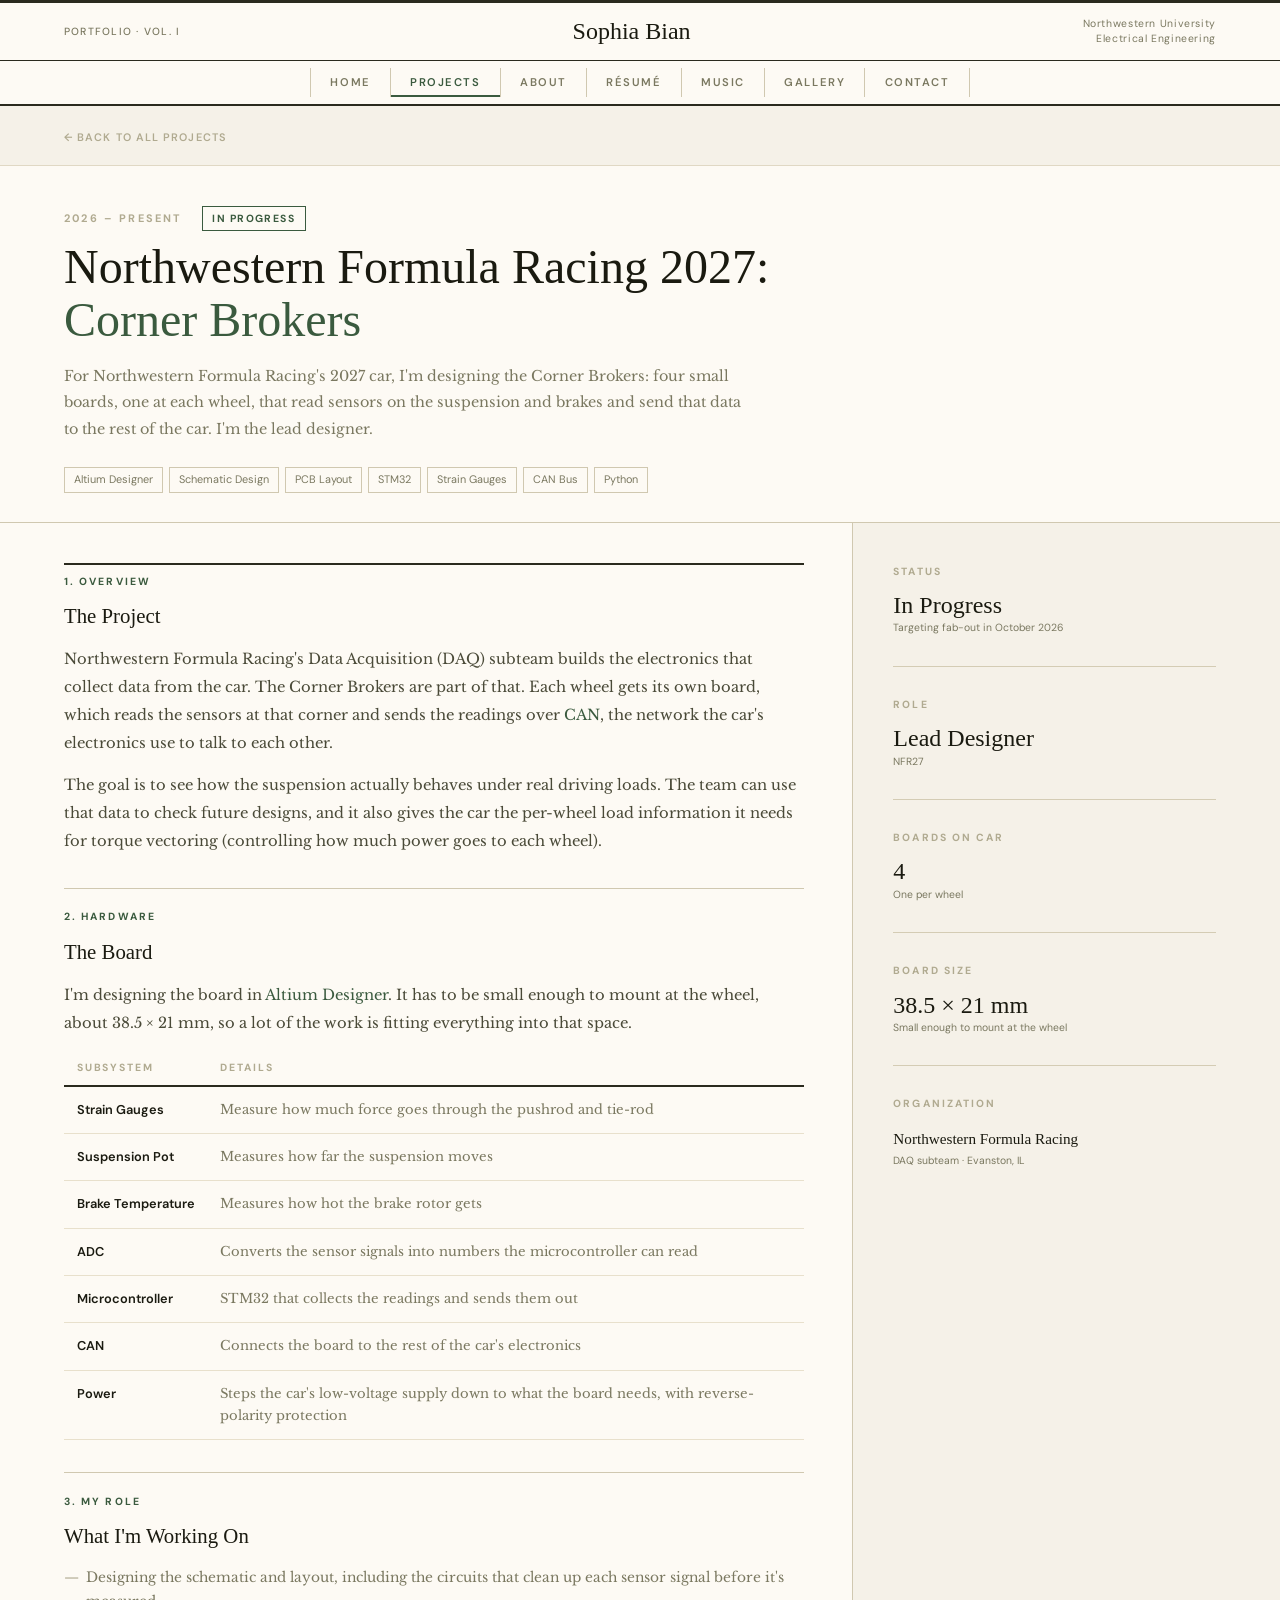
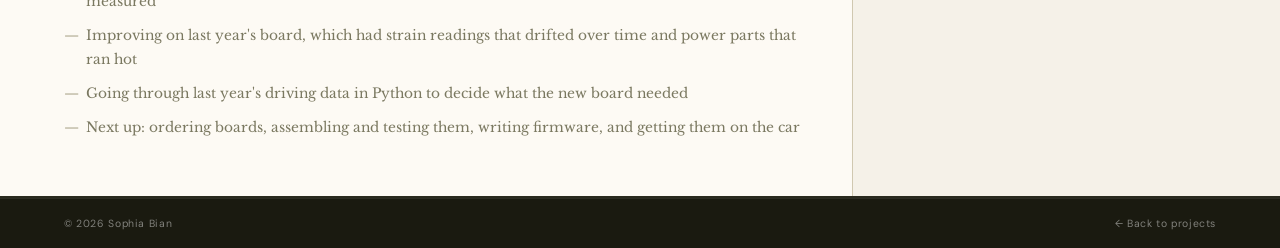
<file: project-corner-broker.html>
<!DOCTYPE html>
<html lang="en">
<head>
<meta charset="UTF-8">
<meta name="viewport" content="width=device-width, initial-scale=1.0">
<title>NFR27 Corner Brokers — Sophia Bian</title>
<link rel="preconnect" href="https://fonts.googleapis.com">
<link href="https://fonts.googleapis.com/css2?family=IM+Fell+English:ital@0;1&family=Libre+Baskerville:ital,wght@0,400;0,700;1,400&family=DM+Sans:wght@400;500;600;700&display=swap" rel="stylesheet">
<meta name="description" content="NFR27 Corner Broker: a per-wheel sensor and CAN node for Northwestern Formula Racing. Strain gauges, suspension pot, rotor temperature, STM32L432, ADS1232, Altium.">
<meta property="og:type" content="website">
<meta property="og:title" content="NFR27 Corner Brokers — Sophia Bian">
<meta property="og:description" content="NFR27 Corner Broker: a per-wheel sensor and CAN node for Northwestern Formula Racing. Strain gauges, suspension pot, rotor temperature, STM32L432, ADS1232, Altium.">
<meta property="og:url" content="https://sophiajbian.github.io/portfolio-journal/project-corner-broker.html">
<link rel="icon" href="data:image/svg+xml,<svg xmlns='http://www.w3.org/2000/svg' viewBox='0 0 100 100'><rect width='100' height='100' fill='%23fdfaf4'/><text x='50' y='72' font-size='64' text-anchor='middle' font-family='Georgia' font-style='italic' fill='%233a5a3e'>S</text></svg>">
<link rel="stylesheet" href="styles.css">
<style>
  /* tokens · masthead · nav · footer → styles.css */

  /* BACK LINK */
  .back-bar { padding:1rem 5vw; border-bottom:1px solid #e0d8c4; background:var(--paper2); }
  .back-link { font-family:'DM Sans',sans-serif; font-size:0.68rem; font-weight:600; letter-spacing:0.1em; text-transform:uppercase; color:var(--ink-faint); text-decoration:none; transition:color 0.2s; }
  .back-link:hover { color:var(--sage); }

  /* ARTICLE HEADER */
  .article-header { padding:2.5rem 5vw 0; border-bottom:1px solid #d0c8b0; }
  .article-kicker { font-family:'DM Sans',sans-serif; font-size:0.68rem; font-weight:700; letter-spacing:0.2em; text-transform:uppercase; color:var(--ink-faint); margin-bottom:0.6rem; display:flex; gap:1.2rem; align-items:center; flex-wrap:wrap; }
  .status-badge { display:inline-block; font-family:'DM Sans',sans-serif; font-size:0.65rem; font-weight:700; letter-spacing:0.14em; text-transform:uppercase; border:1px solid var(--sage); color:var(--sage); padding:0.18rem 0.6rem; }
  .status-badge.complete { border-color:var(--ink-faint); color:var(--ink-faint); }
  .article-title { font-family:'IM Fell English',serif; font-style:italic; font-size:clamp(2rem,4vw,3rem); line-height:1.1; color:var(--ink); font-weight:400; margin-bottom:1rem; margin-top:0.5rem; }
  .article-title em { color:var(--sage); }
  .article-desc { font-size:0.9rem; color:var(--ink-muted); line-height:1.85; max-width:680px; margin-bottom:1.5rem; }
  .tag-row { display:flex; gap:0.4rem; flex-wrap:wrap; padding-bottom:1.8rem; }
  .tag { font-family:'DM Sans',sans-serif; font-size:0.68rem; color:var(--ink-muted); padding:0.18rem 0.55rem; border:1px solid #d0c8b0; }
  /* ARTICLE BODY */
  .article-body { display:grid; grid-template-columns:2fr 1fr; border-bottom:2px solid var(--rule); }
  .main-col { padding:2.5rem 3rem 2.5rem 5vw; border-right:1px solid #d0c8b0; }
  .side-col { padding:2.5rem 5vw 2.5rem 2.5rem; background:var(--paper2); }

  .section-rule { border:none; border-top:2px solid var(--rule); margin-bottom:0.5rem; }
  .section-rule-thin { border:none; border-top:1px solid #d0c8b0; margin:2rem 0 1.2rem; }
  .section-num { font-family:'DM Sans',sans-serif; font-size:0.65rem; font-weight:700; letter-spacing:0.2em; text-transform:uppercase; color:var(--sage); margin-bottom:0.5rem; }
  .section-title { font-family:'IM Fell English',serif; font-size:1.3rem; color:var(--ink); font-weight:400; margin-bottom:0.8rem; }
  .body-p { font-size:0.92rem; color:var(--ink-mid); line-height:1.9; margin-bottom:0.85rem; }
  .body-p em { color:var(--sage); font-style:italic; }

  /* TABLE */
  .comp-table { width:100%; border-collapse:collapse; margin:0.8rem 0 1.2rem; font-size:0.82rem; }
  .comp-table th { font-family:'DM Sans',sans-serif; font-size:0.65rem; font-weight:700; letter-spacing:0.18em; text-transform:uppercase; color:var(--ink-faint); padding:0.5rem 0.8rem; text-align:left; border-bottom:2px solid var(--rule); }
  .comp-table td { color:var(--ink-muted); padding:0.75rem 0.8rem; border-bottom:1px solid #e8e0cc; vertical-align:top; line-height:1.7; }
  .comp-table td:first-child { font-family:'DM Sans',sans-serif; font-weight:600; color:var(--ink); font-size:0.8rem; white-space:nowrap; }

  /* BULLET LIST */
  .detail-list { list-style:none; display:flex; flex-direction:column; gap:0.6rem; margin:0.5rem 0 1rem; }
  .detail-list li { font-size:0.86rem; color:var(--ink-muted); padding-left:1.4rem; position:relative; line-height:1.75; }
  .detail-list li::before { content:'—'; position:absolute; left:0; color:var(--ink-faint); }

  /* SIDEBAR */
  .side-section { margin-bottom:1.8rem; padding-bottom:1.8rem; border-bottom:1px solid #d4ccb4; }
  .side-section:last-child { border-bottom:none; margin-bottom:0; }
  .side-label { font-family:'DM Sans',sans-serif; font-size:0.65rem; font-weight:700; letter-spacing:0.2em; text-transform:uppercase; color:var(--ink-faint); margin-bottom:0.8rem; }
  .side-stat { font-family:'IM Fell English',serif; font-size:1.5rem; color:var(--ink); line-height:1; margin-bottom:0.15rem; }
  .side-stat-label { font-family:'DM Sans',sans-serif; font-size:0.65rem; color:var(--ink-muted); }
  .side-link { display:block; font-family:'DM Sans',sans-serif; font-size:0.72rem; font-weight:600; color:var(--sage); text-decoration:none; border-bottom:1px solid var(--sage-pale); padding-bottom:0.1rem; margin-bottom:0.5rem; transition:border-color 0.2s; }
  .side-link:hover { border-color:var(--sage); }


  @media (max-width:768px) {
    .article-body { grid-template-columns:1fr; }
    .side-col { border-top:1px solid #d0c8b0; }
  }
</style>
</head>
<body>

<div class="masthead">
  <span class="masthead-vol">Portfolio · Vol. I</span>
  <span class="masthead-logo"><a href="index.html">Sophia Bian</a></span>
  <span class="masthead-right">Northwestern University<br>Electrical Engineering</span>
</div>
<nav>
  <a href="index.html">Home</a>
  <a href="projects.html" class="active" aria-current="page">Projects</a>
  <a href="about.html">About</a>
  <a href="resume.html">Résumé</a>
  <a href="music.html">Music</a>
  <a href="gallery.html">Gallery</a>
  <a href="contact.html">Contact</a>
</nav>

<div class="back-bar">
  <a href="projects.html" class="back-link">← Back to all projects</a>
</div>

<div class="article-header">
  <div class="article-kicker">
    <span>2026 – present</span>
    <span class="status-badge">In Progress</span>
  </div>
  <h1 class="article-title">Northwestern Formula Racing 2027:<br><em>Corner Brokers</em></h1>
  <p class="article-desc">
    For Northwestern Formula Racing's 2027 car, I'm designing the Corner Brokers: four small boards, one at
    each wheel, that read sensors on the suspension and brakes and send that data to the rest of the car.
    I'm the lead designer.
  </p>
  <div class="tag-row">
    <span class="tag">Altium Designer</span>
    <span class="tag">Schematic Design</span>
    <span class="tag">PCB Layout</span>
    <span class="tag">STM32</span>
    <span class="tag">Strain Gauges</span>
    <span class="tag">CAN Bus</span>
    <span class="tag">Python</span>
  </div>
</div>

<div class="article-body">
  <div class="main-col">

    <hr class="section-rule">
    <p class="section-num">1. Overview</p>
    <h2 class="section-title">The Project</h2>
    <p class="body-p">
      Northwestern Formula Racing's Data Acquisition (DAQ) subteam builds the electronics that collect data from
      the car. The Corner Brokers are part of that. Each wheel gets its own board, which reads the sensors at
      that corner and sends the readings over <em>CAN</em>, the network the car's electronics use to talk to
      each other.
    </p>
    <p class="body-p">
      The goal is to see how the suspension actually behaves under real driving loads. The team can use that
      data to check future designs, and it also gives the car the per-wheel load information it needs for
      torque vectoring (controlling how much power goes to each wheel).
    </p>

    <hr class="section-rule-thin">
    <p class="section-num">2. Hardware</p>
    <h2 class="section-title">The Board</h2>
    <p class="body-p">
      I'm designing the board in <em>Altium Designer</em>. It has to be small enough to mount at the wheel,
      about 38.5 × 21 mm, so a lot of the work is fitting everything into that space.
    </p>
    <table class="comp-table">
      <thead><tr><th>Subsystem</th><th>Details</th></tr></thead>
      <tbody>
        <tr><td>Strain Gauges</td><td>Measure how much force goes through the pushrod and tie-rod</td></tr>
        <tr><td>Suspension Pot</td><td>Measures how far the suspension moves</td></tr>
        <tr><td>Brake Temperature</td><td>Measures how hot the brake rotor gets</td></tr>
        <tr><td>ADC</td><td>Converts the sensor signals into numbers the microcontroller can read</td></tr>
        <tr><td>Microcontroller</td><td>STM32 that collects the readings and sends them out</td></tr>
        <tr><td>CAN</td><td>Connects the board to the rest of the car's electronics</td></tr>
        <tr><td>Power</td><td>Steps the car's low-voltage supply down to what the board needs, with reverse-polarity protection</td></tr>
      </tbody>
    </table>

    <hr class="section-rule-thin">
    <p class="section-num">3. My Role</p>
    <h2 class="section-title">What I'm Working On</h2>
    <ul class="detail-list">
      <li>Designing the schematic and layout, including the circuits that clean up each sensor signal before it's measured</li>
      <li>Improving on last year's board, which had strain readings that drifted over time and power parts that ran hot</li>
      <li>Going through last year's driving data in Python to decide what the new board needed</li>
      <li>Next up: ordering boards, assembling and testing them, writing firmware, and getting them on the car</li>
    </ul>

  </div>
  <div class="side-col">

    <div class="side-section">
      <p class="side-label">Status</p>
      <p class="side-stat">In Progress</p>
      <p class="side-stat-label">Targeting fab-out in October 2026</p>
    </div>
    <div class="side-section">
      <p class="side-label">Role</p>
      <p class="side-stat">Lead Designer</p>
      <p class="side-stat-label">NFR27</p>
    </div>
    <div class="side-section">
      <p class="side-label">Boards on Car</p>
      <p class="side-stat">4</p>
      <p class="side-stat-label">One per wheel</p>
    </div>
    <div class="side-section">
      <p class="side-label">Board Size</p>
      <p class="side-stat">38.5 × 21 mm</p>
      <p class="side-stat-label">Small enough to mount at the wheel</p>
    </div>
    <div class="side-section">
      <p class="side-label">Organization</p>
      <p style="font-family:'IM Fell English',serif; font-size:0.95rem; color:var(--ink);">Northwestern Formula Racing</p>
      <p class="side-stat-label">DAQ subteam · Evanston, IL</p>
    </div>

  </div>
</div>

<footer>
  <span>© 2026 Sophia Bian</span>
  <a href="projects.html">← Back to projects</a>
</footer>

</body>
</html>
</file>
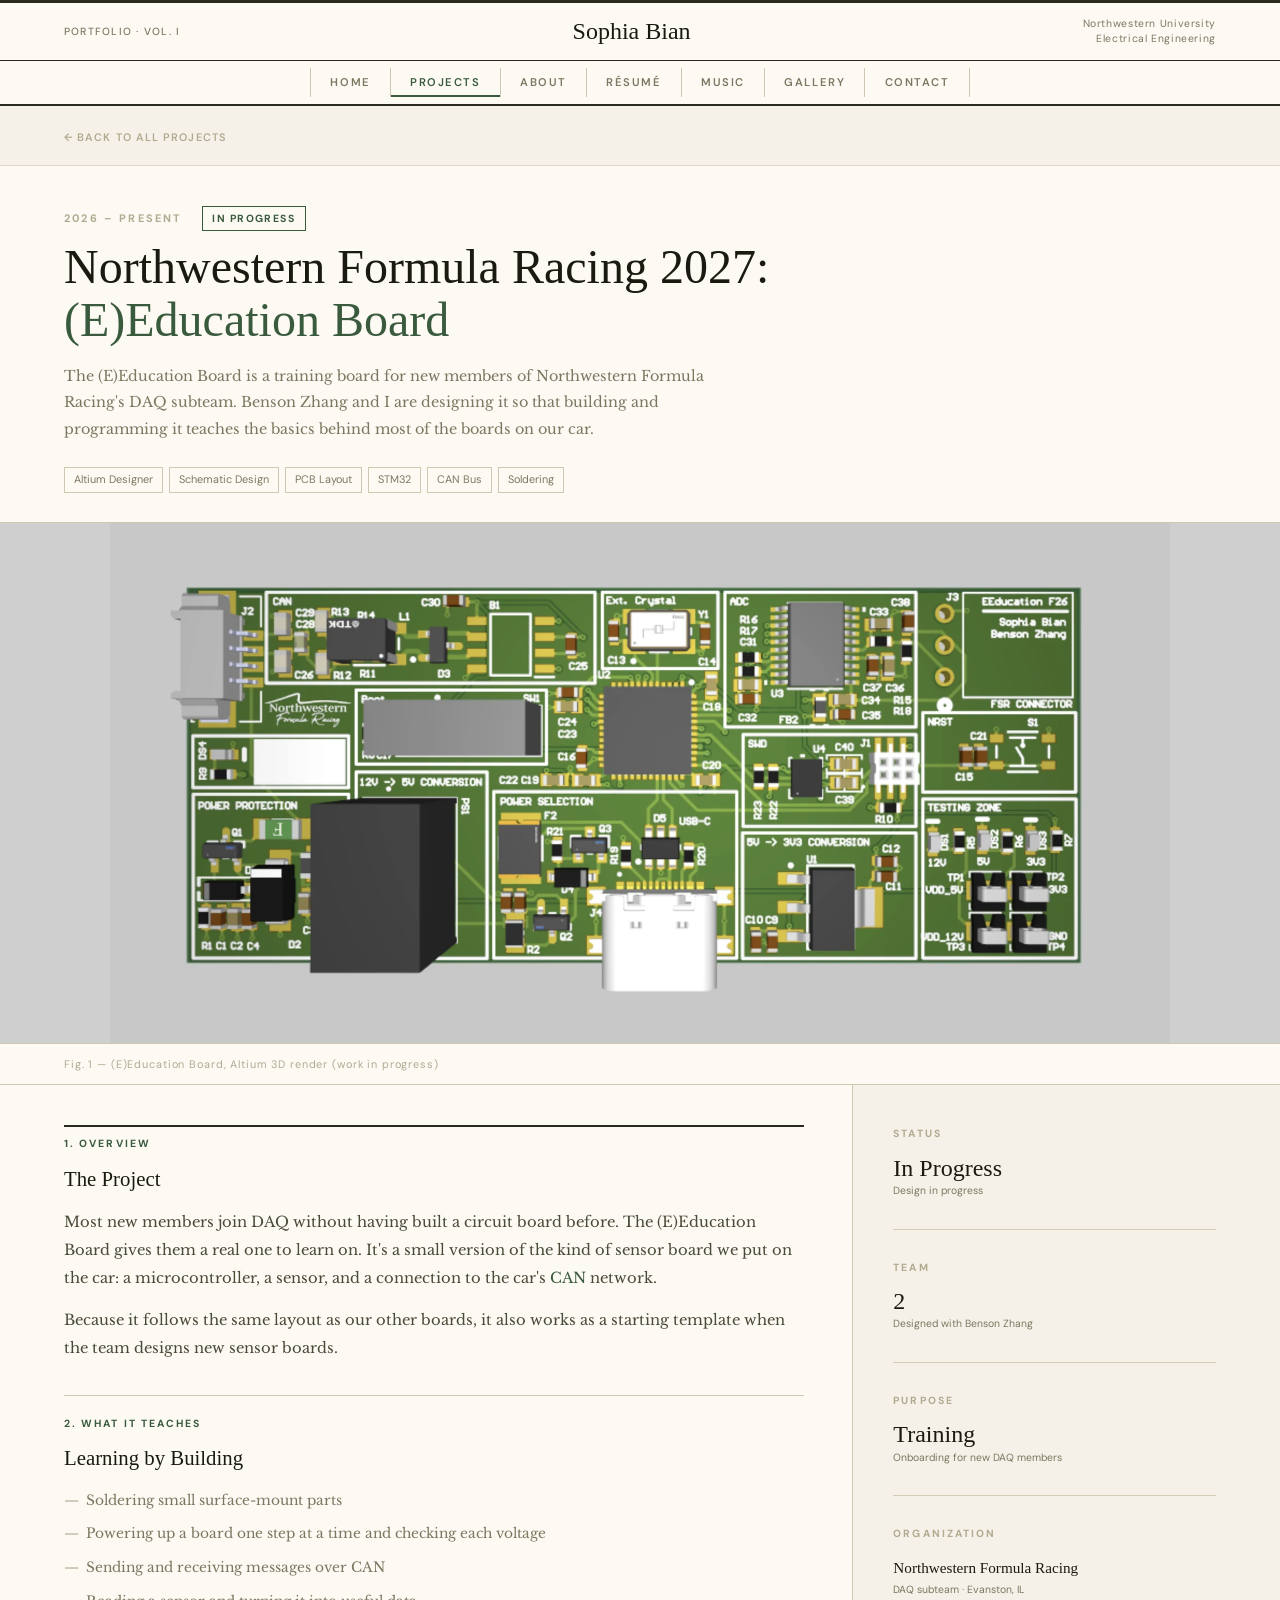
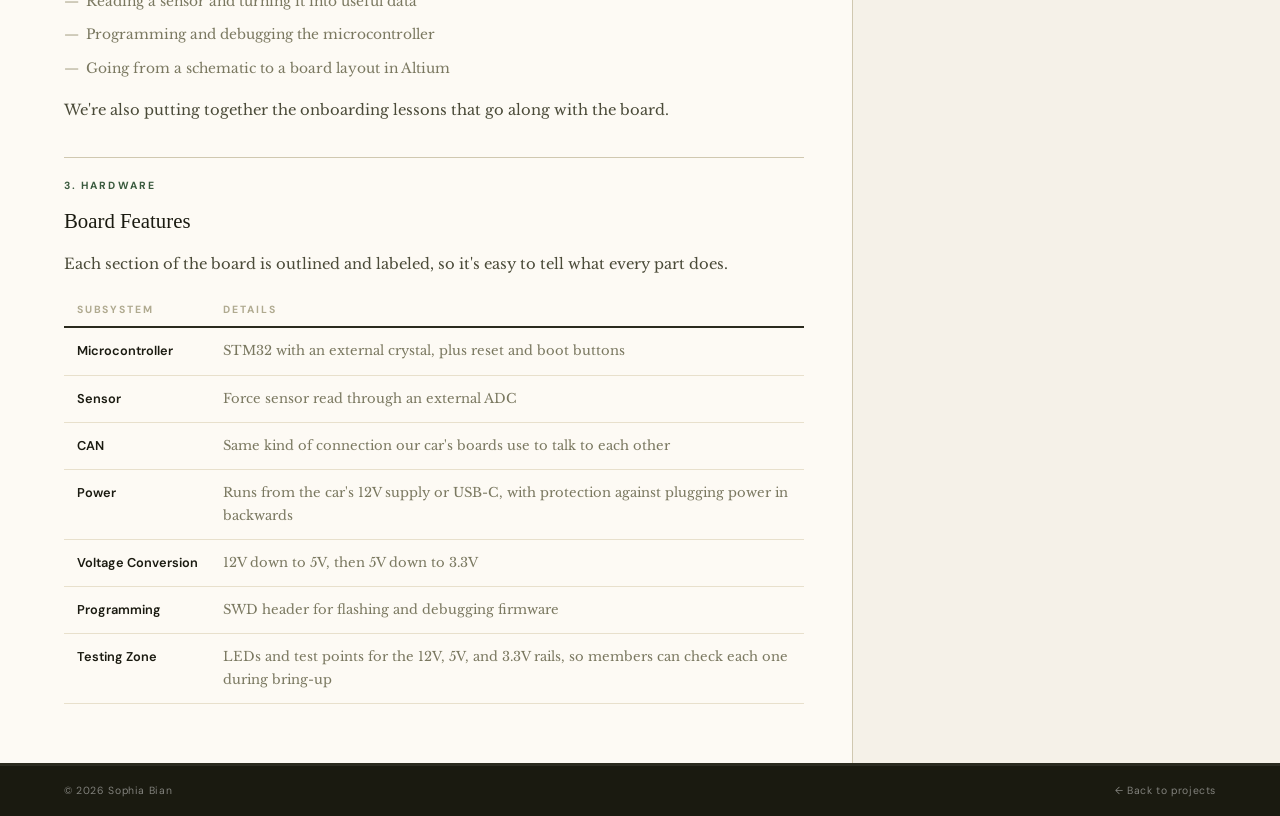
<file: project-education-board.html>
<!DOCTYPE html>
<html lang="en">
<head>
<meta charset="UTF-8">
<meta name="viewport" content="width=device-width, initial-scale=1.0">
<title>NFR (E)Education Board — Sophia Bian</title>
<link rel="preconnect" href="https://fonts.googleapis.com">
<link href="https://fonts.googleapis.com/css2?family=IM+Fell+English:ital@0;1&family=Libre+Baskerville:ital,wght@0,400;0,700;1,400&family=DM+Sans:wght@400;500;600;700&display=swap" rel="stylesheet">
<meta name="description" content="A teaching-focused CAN node PCB for onboarding new Northwestern Formula Racing members: soldering, power-tree bring-up, CAN, and sensor acquisition. STM32U535, MCP3561R, BMI323.">
<meta property="og:type" content="website">
<meta property="og:title" content="NFR (E)Education Board — Sophia Bian">
<meta property="og:description" content="A teaching-focused CAN node PCB for onboarding new Northwestern Formula Racing members: soldering, power-tree bring-up, CAN, and sensor acquisition. STM32U535, MCP3561R, BMI323.">
<meta property="og:image" content="https://sophiajbian.github.io/portfolio-journal/eeducation.png">
<meta property="og:url" content="https://sophiajbian.github.io/portfolio-journal/project-education-board.html">
<link rel="icon" href="data:image/svg+xml,<svg xmlns='http://www.w3.org/2000/svg' viewBox='0 0 100 100'><rect width='100' height='100' fill='%23fdfaf4'/><text x='50' y='72' font-size='64' text-anchor='middle' font-family='Georgia' font-style='italic' fill='%233a5a3e'>S</text></svg>">
<link rel="stylesheet" href="styles.css">
<style>
  /* tokens · masthead · nav · footer → styles.css */

  /* BACK LINK */
  .back-bar { padding:1rem 5vw; border-bottom:1px solid #e0d8c4; background:var(--paper2); }
  .back-link { font-family:'DM Sans',sans-serif; font-size:0.68rem; font-weight:600; letter-spacing:0.1em; text-transform:uppercase; color:var(--ink-faint); text-decoration:none; transition:color 0.2s; }
  .back-link:hover { color:var(--sage); }

  /* ARTICLE HEADER */
  .article-header { padding:2.5rem 5vw 0; border-bottom:1px solid #d0c8b0; }
  .article-kicker { font-family:'DM Sans',sans-serif; font-size:0.68rem; font-weight:700; letter-spacing:0.2em; text-transform:uppercase; color:var(--ink-faint); margin-bottom:0.6rem; display:flex; gap:1.2rem; align-items:center; flex-wrap:wrap; }
  .status-badge { display:inline-block; font-family:'DM Sans',sans-serif; font-size:0.65rem; font-weight:700; letter-spacing:0.14em; text-transform:uppercase; border:1px solid var(--sage); color:var(--sage); padding:0.18rem 0.6rem; }
  .status-badge.complete { border-color:var(--ink-faint); color:var(--ink-faint); }
  .article-title { font-family:'IM Fell English',serif; font-style:italic; font-size:clamp(2rem,4vw,3rem); line-height:1.1; color:var(--ink); font-weight:400; margin-bottom:1rem; margin-top:0.5rem; }
  .article-title em { color:var(--sage); }
  .article-desc { font-size:0.9rem; color:var(--ink-muted); line-height:1.85; max-width:680px; margin-bottom:1.5rem; }
  .tag-row { display:flex; gap:0.4rem; flex-wrap:wrap; padding-bottom:1.8rem; }
  .tag { font-family:'DM Sans',sans-serif; font-size:0.68rem; color:var(--ink-muted); padding:0.18rem 0.55rem; border:1px solid #d0c8b0; }
  /* BOARD RENDER */
  .board-figure { border-top:1px solid #d0c8b0; background:#cfcfcf; margin:0 -5vw; }
  .board-figure img { width:100%; max-height:520px; object-fit:contain; display:block; }
  .board-caption { font-family:'DM Sans',sans-serif; font-size:0.68rem; color:var(--ink-faint); letter-spacing:0.08em; padding:0.7rem 5vw; background:var(--paper); border-top:1px solid #d0c8b0; }
  /* ARTICLE BODY */
  .article-body { display:grid; grid-template-columns:2fr 1fr; border-bottom:2px solid var(--rule); }
  .main-col { padding:2.5rem 3rem 2.5rem 5vw; border-right:1px solid #d0c8b0; }
  .side-col { padding:2.5rem 5vw 2.5rem 2.5rem; background:var(--paper2); }

  .section-rule { border:none; border-top:2px solid var(--rule); margin-bottom:0.5rem; }
  .section-rule-thin { border:none; border-top:1px solid #d0c8b0; margin:2rem 0 1.2rem; }
  .section-num { font-family:'DM Sans',sans-serif; font-size:0.65rem; font-weight:700; letter-spacing:0.2em; text-transform:uppercase; color:var(--sage); margin-bottom:0.5rem; }
  .section-title { font-family:'IM Fell English',serif; font-size:1.3rem; color:var(--ink); font-weight:400; margin-bottom:0.8rem; }
  .body-p { font-size:0.92rem; color:var(--ink-mid); line-height:1.9; margin-bottom:0.85rem; }
  .body-p em { color:var(--sage); font-style:italic; }

  /* TABLE */
  .comp-table { width:100%; border-collapse:collapse; margin:0.8rem 0 1.2rem; font-size:0.82rem; }
  .comp-table th { font-family:'DM Sans',sans-serif; font-size:0.65rem; font-weight:700; letter-spacing:0.18em; text-transform:uppercase; color:var(--ink-faint); padding:0.5rem 0.8rem; text-align:left; border-bottom:2px solid var(--rule); }
  .comp-table td { color:var(--ink-muted); padding:0.75rem 0.8rem; border-bottom:1px solid #e8e0cc; vertical-align:top; line-height:1.7; }
  .comp-table td:first-child { font-family:'DM Sans',sans-serif; font-weight:600; color:var(--ink); font-size:0.8rem; white-space:nowrap; }

  /* BULLET LIST */
  .detail-list { list-style:none; display:flex; flex-direction:column; gap:0.6rem; margin:0.5rem 0 1rem; }
  .detail-list li { font-size:0.86rem; color:var(--ink-muted); padding-left:1.4rem; position:relative; line-height:1.75; }
  .detail-list li::before { content:'—'; position:absolute; left:0; color:var(--ink-faint); }

  /* SIDEBAR */
  .side-section { margin-bottom:1.8rem; padding-bottom:1.8rem; border-bottom:1px solid #d4ccb4; }
  .side-section:last-child { border-bottom:none; margin-bottom:0; }
  .side-label { font-family:'DM Sans',sans-serif; font-size:0.65rem; font-weight:700; letter-spacing:0.2em; text-transform:uppercase; color:var(--ink-faint); margin-bottom:0.8rem; }
  .side-stat { font-family:'IM Fell English',serif; font-size:1.5rem; color:var(--ink); line-height:1; margin-bottom:0.15rem; }
  .side-stat-label { font-family:'DM Sans',sans-serif; font-size:0.65rem; color:var(--ink-muted); }
  .side-link { display:block; font-family:'DM Sans',sans-serif; font-size:0.72rem; font-weight:600; color:var(--sage); text-decoration:none; border-bottom:1px solid var(--sage-pale); padding-bottom:0.1rem; margin-bottom:0.5rem; transition:border-color 0.2s; }
  .side-link:hover { border-color:var(--sage); }


  @media (max-width:768px) {
    .article-body { grid-template-columns:1fr; }
    .side-col { border-top:1px solid #d0c8b0; }
  }
</style>
</head>
<body>

<div class="masthead">
  <span class="masthead-vol">Portfolio · Vol. I</span>
  <span class="masthead-logo"><a href="index.html">Sophia Bian</a></span>
  <span class="masthead-right">Northwestern University<br>Electrical Engineering</span>
</div>
<nav>
  <a href="index.html">Home</a>
  <a href="projects.html" class="active" aria-current="page">Projects</a>
  <a href="about.html">About</a>
  <a href="resume.html">Résumé</a>
  <a href="music.html">Music</a>
  <a href="gallery.html">Gallery</a>
  <a href="contact.html">Contact</a>
</nav>

<div class="back-bar">
  <a href="projects.html" class="back-link">← Back to all projects</a>
</div>

<div class="article-header">
  <div class="article-kicker">
    <span>2026 – present</span>
    <span class="status-badge">In Progress</span>
  </div>
  <h1 class="article-title">Northwestern Formula Racing 2027:<br><em>(E)Education Board</em></h1>
  <p class="article-desc">
    The (E)Education Board is a training board for new members of Northwestern Formula Racing's DAQ subteam.
    Benson Zhang and I are designing it so that building and programming it teaches the basics behind most
    of the boards on our car.
  </p>
  <div class="tag-row">
    <span class="tag">Altium Designer</span>
    <span class="tag">Schematic Design</span>
    <span class="tag">PCB Layout</span>
    <span class="tag">STM32</span>
    <span class="tag">CAN Bus</span>
    <span class="tag">Soldering</span>
  </div>
  <figure class="board-figure">
    <img src="eeducation.png" alt="(E)Education Board 3D render in Altium, with labeled zones for CAN, ADC, SWD, power protection, power selection, 12V to 5V and 5V to 3.3V conversion, and a testing zone">
    <figcaption class="board-caption">Fig. 1 — (E)Education Board, Altium 3D render (work in progress)</figcaption>
  </figure>
</div>

<div class="article-body">
  <div class="main-col">

    <hr class="section-rule">
    <p class="section-num">1. Overview</p>
    <h2 class="section-title">The Project</h2>
    <p class="body-p">
      Most new members join DAQ without having built a circuit board before. The (E)Education Board gives them
      a real one to learn on. It's a small version of the kind of sensor board we put on the car: a
      microcontroller, a sensor, and a connection to the car's <em>CAN</em> network.
    </p>
    <p class="body-p">
      Because it follows the same layout as our other boards, it also works as a starting template when the
      team designs new sensor boards.
    </p>

    <hr class="section-rule-thin">
    <p class="section-num">2. What It Teaches</p>
    <h2 class="section-title">Learning by Building</h2>
    <ul class="detail-list">
      <li>Soldering small surface-mount parts</li>
      <li>Powering up a board one step at a time and checking each voltage</li>
      <li>Sending and receiving messages over CAN</li>
      <li>Reading a sensor and turning it into useful data</li>
      <li>Programming and debugging the microcontroller</li>
      <li>Going from a schematic to a board layout in Altium</li>
    </ul>
    <p class="body-p">
      We're also putting together the onboarding lessons that go along with the board.
    </p>

    <hr class="section-rule-thin">
    <p class="section-num">3. Hardware</p>
    <h2 class="section-title">Board Features</h2>
    <p class="body-p">
      Each section of the board is outlined and labeled, so it's easy to tell what every part does.
    </p>
    <table class="comp-table">
      <thead><tr><th>Subsystem</th><th>Details</th></tr></thead>
      <tbody>
        <tr><td>Microcontroller</td><td>STM32 with an external crystal, plus reset and boot buttons</td></tr>
        <tr><td>Sensor</td><td>Force sensor read through an external ADC</td></tr>
        <tr><td>CAN</td><td>Same kind of connection our car's boards use to talk to each other</td></tr>
        <tr><td>Power</td><td>Runs from the car's 12V supply or USB-C, with protection against plugging power in backwards</td></tr>
        <tr><td>Voltage Conversion</td><td>12V down to 5V, then 5V down to 3.3V</td></tr>
        <tr><td>Programming</td><td>SWD header for flashing and debugging firmware</td></tr>
        <tr><td>Testing Zone</td><td>LEDs and test points for the 12V, 5V, and 3.3V rails, so members can check each one during bring-up</td></tr>
      </tbody>
    </table>

  </div>
  <div class="side-col">

    <div class="side-section">
      <p class="side-label">Status</p>
      <p class="side-stat">In Progress</p>
      <p class="side-stat-label">Design in progress</p>
    </div>
    <div class="side-section">
      <p class="side-label">Team</p>
      <p class="side-stat">2</p>
      <p class="side-stat-label">Designed with Benson Zhang</p>
    </div>
    <div class="side-section">
      <p class="side-label">Purpose</p>
      <p class="side-stat">Training</p>
      <p class="side-stat-label">Onboarding for new DAQ members</p>
    </div>
    <div class="side-section">
      <p class="side-label">Organization</p>
      <p style="font-family:'IM Fell English',serif; font-size:0.95rem; color:var(--ink);">Northwestern Formula Racing</p>
      <p class="side-stat-label">DAQ subteam · Evanston, IL</p>
    </div>

  </div>
</div>

<footer>
  <span>© 2026 Sophia Bian</span>
  <a href="projects.html">← Back to projects</a>
</footer>

</body>
</html>
</file>
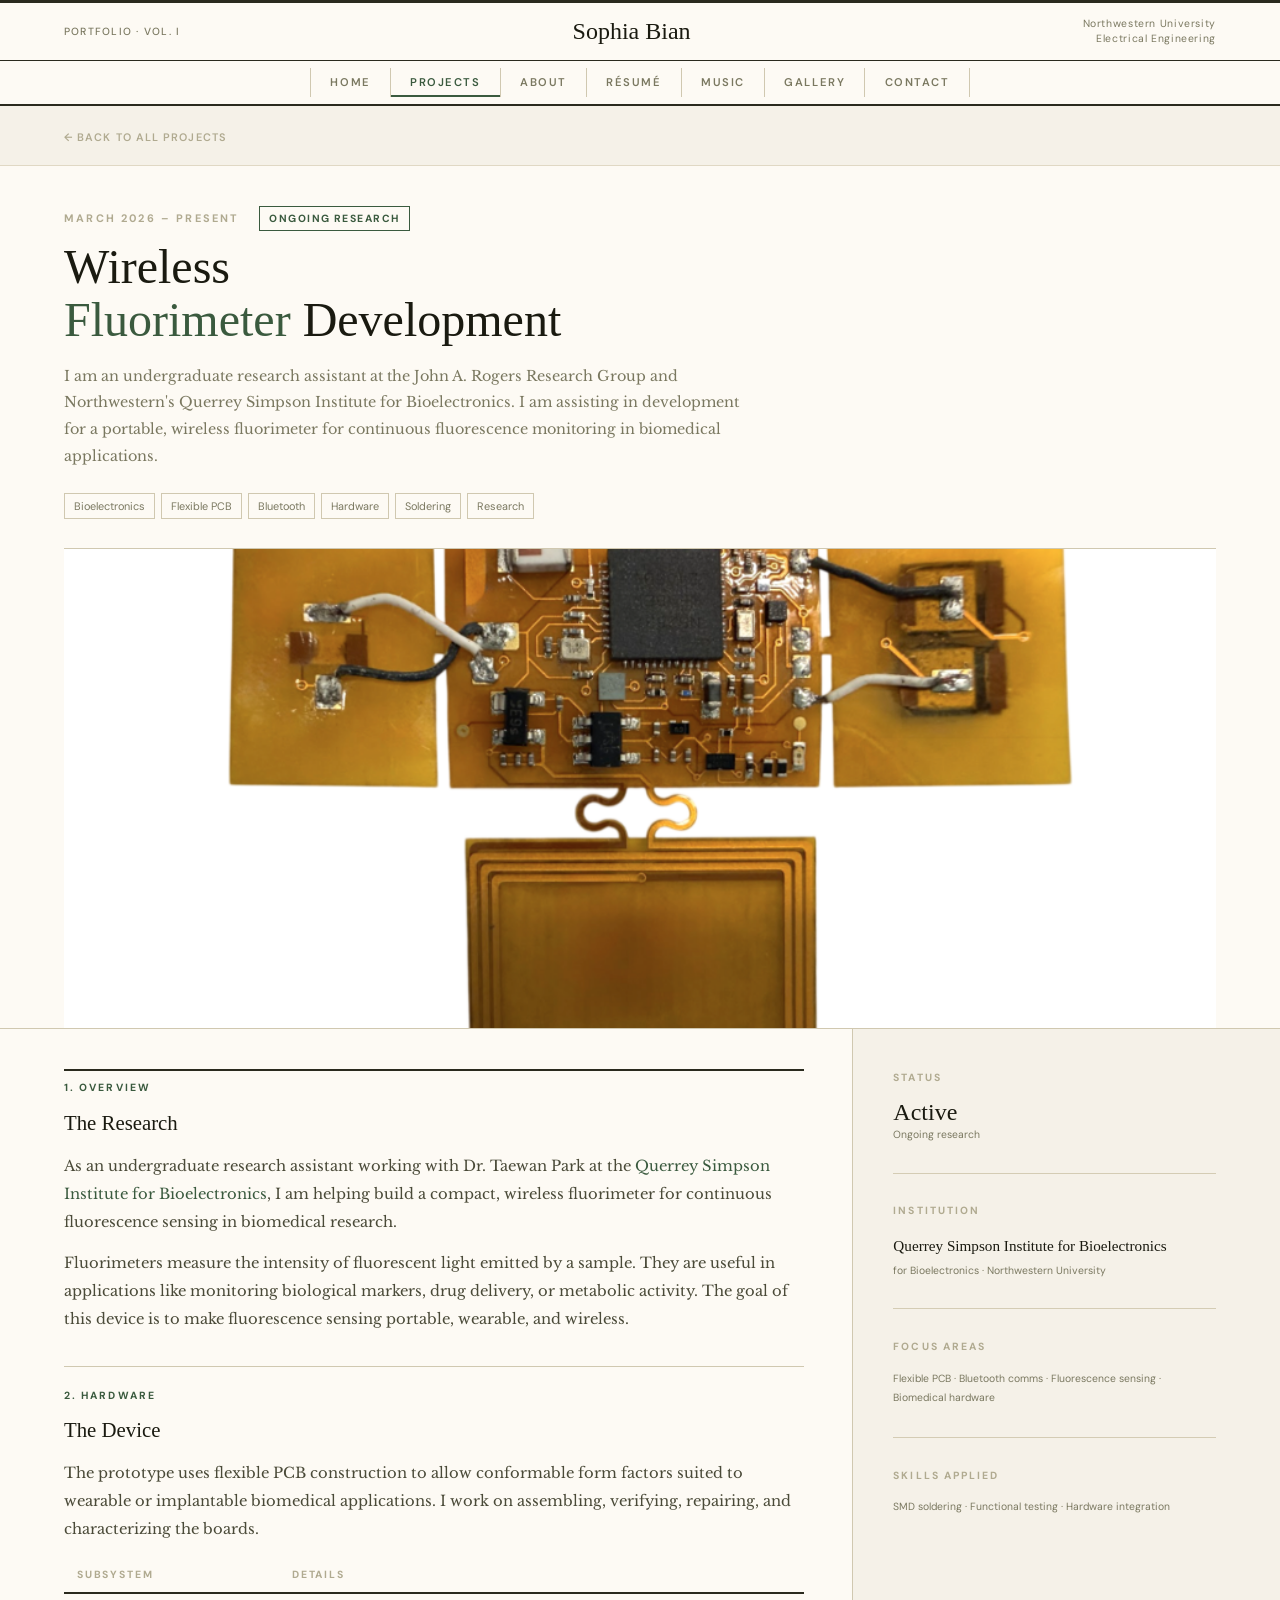
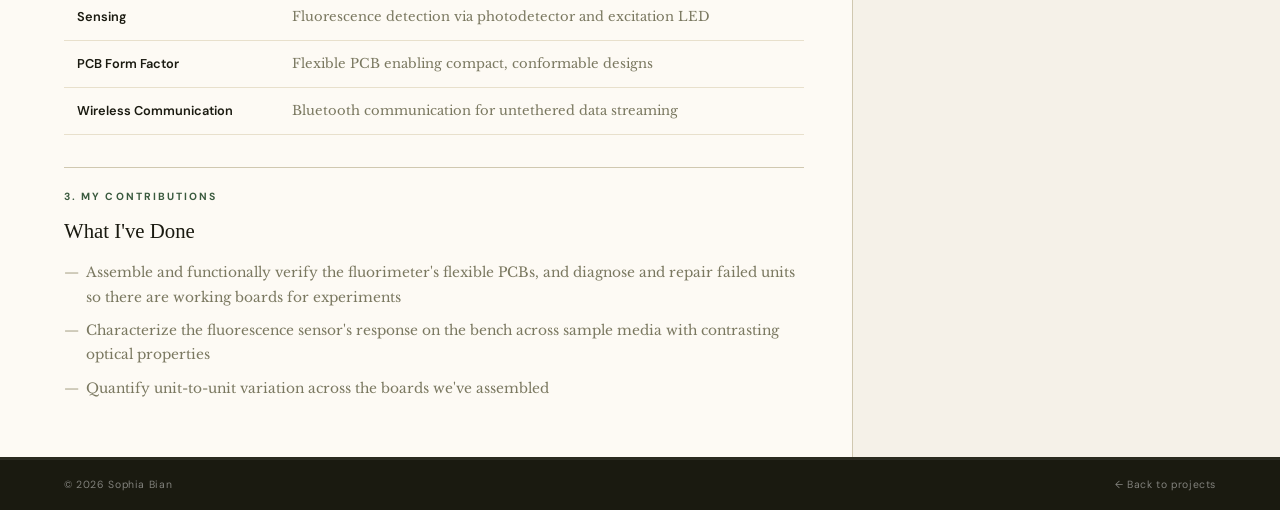
<file: project-fluorimeter.html>
<!DOCTYPE html>
<html lang="en">
<head>
<meta charset="UTF-8">
<meta name="viewport" content="width=device-width, initial-scale=1.0">
<title>Wireless Fluorimeter — Sophia Bian</title>
<link rel="preconnect" href="https://fonts.googleapis.com">
<link href="https://fonts.googleapis.com/css2?family=IM+Fell+English:ital@0;1&family=Libre+Baskerville:ital,wght@0,400;0,700;1,400&family=DM+Sans:wght@400;500;600;700&display=swap" rel="stylesheet">
<meta name="description" content="Wireless fluorimeter research at the Querrey Simpson Institute for Bioelectronics — flexible PCB assembly and Bluetooth validation.">
<meta property="og:type" content="website">
<meta property="og:title" content="Wireless Fluorimeter — Sophia Bian">
<meta property="og:description" content="Wireless fluorimeter research at the Querrey Simpson Institute for Bioelectronics — flexible PCB assembly and Bluetooth validation.">
<meta property="og:image" content="https://sophiajbian.github.io/portfolio-journal/formula-pcb-v3-web.jpg">
<meta property="og:url" content="https://sophiajbian.github.io/portfolio-journal/project-fluorimeter.html">
<link rel="icon" href="data:image/svg+xml,<svg xmlns='http://www.w3.org/2000/svg' viewBox='0 0 100 100'><rect width='100' height='100' fill='%23fdfaf4'/><text x='50' y='72' font-size='64' text-anchor='middle' font-family='Georgia' font-style='italic' fill='%233a5a3e'>S</text></svg>">
<link rel="stylesheet" href="styles.css">
<style>
  /* tokens · masthead · nav · footer → styles.css */
  .back-bar { padding:1rem 5vw; border-bottom:1px solid #e0d8c4; background:var(--paper2); }
  .back-link { font-family:'DM Sans',sans-serif; font-size:0.68rem; font-weight:600; letter-spacing:0.1em; text-transform:uppercase; color:var(--ink-faint); text-decoration:none; transition:color 0.2s; }
  .back-link:hover { color:var(--sage); }
  .article-header { padding:2.5rem 5vw 0; border-bottom:1px solid #d0c8b0; }
  .article-kicker { font-family:'DM Sans',sans-serif; font-size:0.68rem; font-weight:700; letter-spacing:0.2em; text-transform:uppercase; color:var(--ink-faint); margin-bottom:0.6rem; display:flex; gap:1.2rem; align-items:center; flex-wrap:wrap; }
  .status-badge { display:inline-block; font-family:'DM Sans',sans-serif; font-size:0.65rem; font-weight:700; letter-spacing:0.14em; text-transform:uppercase; border:1px solid var(--sage); color:var(--sage); padding:0.18rem 0.6rem; }
  .article-title { font-family:'IM Fell English',serif; font-style:italic; font-size:clamp(2rem,4vw,3rem); line-height:1.1; color:var(--ink); font-weight:400; margin-bottom:1rem; margin-top:0.5rem; }
  .article-title em { color:var(--sage); }
  .article-desc { font-size:0.9rem; color:var(--ink-muted); line-height:1.85; max-width:680px; margin-bottom:1.5rem; }
  .tag-row { display:flex; gap:0.4rem; flex-wrap:wrap; padding-bottom:1.8rem; }
  .tag { font-family:'DM Sans',sans-serif; font-size:0.68rem; color:var(--ink-muted); padding:0.18rem 0.55rem; border:1px solid #d0c8b0; }
  .hero-photo { width:100%; max-height:480px; object-fit:cover; object-position:center; display:block; border-top:1px solid #d0c8b0; }
  .article-body { display:grid; grid-template-columns:2fr 1fr; border-bottom:2px solid var(--rule); }
  .main-col { padding:2.5rem 3rem 2.5rem 5vw; border-right:1px solid #d0c8b0; }
  .side-col { padding:2.5rem 5vw 2.5rem 2.5rem; background:var(--paper2); }
  .section-rule { border:none; border-top:2px solid var(--rule); margin-bottom:0.5rem; }
  .section-rule-thin { border:none; border-top:1px solid #d0c8b0; margin:2rem 0 1.2rem; }
  .section-num { font-family:'DM Sans',sans-serif; font-size:0.65rem; font-weight:700; letter-spacing:0.2em; text-transform:uppercase; color:var(--sage); margin-bottom:0.5rem; }
  .section-title { font-family:'IM Fell English',serif; font-size:1.3rem; color:var(--ink); font-weight:400; margin-bottom:0.8rem; }
  .body-p { font-size:0.92rem; color:var(--ink-mid); line-height:1.9; margin-bottom:0.85rem; }
  .body-p em { color:var(--sage); font-style:italic; }
  .comp-table { width:100%; border-collapse:collapse; margin:0.8rem 0 1.2rem; font-size:0.82rem; }
  .comp-table th { font-family:'DM Sans',sans-serif; font-size:0.65rem; font-weight:700; letter-spacing:0.18em; text-transform:uppercase; color:var(--ink-faint); padding:0.5rem 0.8rem; text-align:left; border-bottom:2px solid var(--rule); }
  .comp-table td { color:var(--ink-muted); padding:0.75rem 0.8rem; border-bottom:1px solid #e8e0cc; vertical-align:top; line-height:1.7; }
  .comp-table td:first-child { font-family:'DM Sans',sans-serif; font-weight:600; color:var(--ink); font-size:0.8rem; white-space:nowrap; }
  .detail-list { list-style:none; display:flex; flex-direction:column; gap:0.6rem; margin:0.5rem 0 1rem; }
  .detail-list li { font-size:0.86rem; color:var(--ink-muted); padding-left:1.4rem; position:relative; line-height:1.75; }
  .detail-list li::before { content:'—'; position:absolute; left:0; color:var(--ink-faint); }
  .side-section { margin-bottom:1.8rem; padding-bottom:1.8rem; border-bottom:1px solid #d4ccb4; }
  .side-section:last-child { border-bottom:none; margin-bottom:0; }
  .side-label { font-family:'DM Sans',sans-serif; font-size:0.65rem; font-weight:700; letter-spacing:0.2em; text-transform:uppercase; color:var(--ink-faint); margin-bottom:0.8rem; }
  .side-stat { font-family:'IM Fell English',serif; font-size:1.5rem; color:var(--ink); line-height:1; margin-bottom:0.15rem; }
  .side-stat-label { font-family:'DM Sans',sans-serif; font-size:0.65rem; color:var(--ink-muted); }
  @media (max-width:768px) { .article-body { grid-template-columns:1fr; } nav a { padding:0.25rem 0.8rem; } }
</style>
</head>
<body>

<div class="masthead">
  <span class="masthead-vol">Portfolio · Vol. I</span>
  <span class="masthead-logo"><a href="index.html">Sophia Bian</a></span>
  <span class="masthead-right">Northwestern University<br>Electrical Engineering</span>
</div>
<nav>
  <a href="index.html">Home</a>
  <a href="projects.html" class="active" aria-current="page">Projects</a>
  <a href="about.html">About</a>
  <a href="resume.html">Résumé</a>
  <a href="music.html">Music</a>
  <a href="gallery.html">Gallery</a>
  <a href="contact.html">Contact</a>
</nav>

<div class="back-bar">
  <a href="projects.html" class="back-link">← Back to all projects</a>
</div>

<div class="article-header">
  <div class="article-kicker">
    <span>March 2026 – Present</span>
    <span class="status-badge">Ongoing Research</span>
  </div>
  <h1 class="article-title">Wireless<br><em>Fluorimeter</em> Development</h1>
  <p class="article-desc">
    I am an undergraduate research assistant at the John A. Rogers Research Group and Northwestern's Querrey Simpson 
    Institute for Bioelectronics. I am assisting in development for a portable, wireless fluorimeter for continuous 
    fluorescence monitoring in biomedical applications.
  </p>
  <div class="tag-row">
    <span class="tag">Bioelectronics</span>
    <span class="tag">Flexible PCB</span>
    <span class="tag">Bluetooth</span>
    <span class="tag">Hardware</span>
    <span class="tag">Soldering</span>
    <span class="tag">Research</span>
  </div>
  <img src="fluorimeter.jpg" alt="Wireless Fluorimeter" class="hero-photo"
       onerror="this.style.display='none'">
</div>

<div class="article-body">
  <div class="main-col">

    <hr class="section-rule">
    <p class="section-num">1. Overview</p>
    <h2 class="section-title">The Research</h2>
    <p class="body-p">
      As an undergraduate research assistant working with Dr. Taewan Park at the <em>Querrey Simpson Institute for Bioelectronics</em>,
      I am helping build a compact, wireless fluorimeter for continuous fluorescence sensing in biomedical research.
    </p>
    <p class="body-p">
      Fluorimeters measure the intensity of fluorescent light emitted by a sample. They are useful in applications
      like monitoring biological markers, drug delivery, or metabolic activity. The goal of this device
      is to make fluorescence sensing portable, wearable, and wireless.
    </p>

    <hr class="section-rule-thin">
    <p class="section-num">2. Hardware</p>
    <h2 class="section-title">The Device</h2>
    <p class="body-p">
      The prototype uses flexible PCB construction to allow conformable form factors suited to
      wearable or implantable biomedical applications. I work on assembling, verifying, repairing,
      and characterizing the boards.
    </p>
    <table class="comp-table">
      <thead><tr><th>Subsystem</th><th>Details</th></tr></thead>
      <tbody>
        <tr><td>Sensing</td><td>Fluorescence detection via photodetector and excitation LED</td></tr>
        <tr><td>PCB Form Factor</td><td>Flexible PCB enabling compact, conformable designs</td></tr>
        <tr><td>Wireless Communication</td><td>Bluetooth communication for untethered data streaming</td></tr>
      </tbody>
    </table>

    <hr class="section-rule-thin">
    <p class="section-num">3. My Contributions</p>
    <h2 class="section-title">What I've Done</h2>
    <ul class="detail-list">
      <li>Assemble and functionally verify the fluorimeter's flexible PCBs, and diagnose and repair failed units so there are working boards for experiments</li>
      <li>Characterize the fluorescence sensor's response on the bench across sample media with contrasting optical properties</li>
      <li>Quantify unit-to-unit variation across the boards we've assembled</li>
    </ul>

  </div>
  <div class="side-col">

    <div class="side-section">
      <p class="side-label">Status</p>
      <p class="side-stat">Active</p>
      <p class="side-stat-label">Ongoing research</p>
    </div>

    <div class="side-section">
      <p class="side-label">Institution</p>
      <p style="font-family:'IM Fell English',serif; font-size:0.95rem; color:var(--ink); margin-bottom:0.2rem;">Querrey Simpson Institute for Bioelectronics</p>
      <p class="side-stat-label">for Bioelectronics · Northwestern University</p>
    </div>

    <div class="side-section">
      <p class="side-label">Focus Areas</p>
      <p class="side-stat-label" style="line-height:1.9;">Flexible PCB · Bluetooth comms · Fluorescence sensing · Biomedical hardware</p>
    </div>

    <div class="side-section">
      <p class="side-label">Skills Applied</p>
      <p class="side-stat-label" style="line-height:1.9;">SMD soldering · Functional testing · Hardware integration</p>
    </div>

  </div>
</div>

<footer>
  <span>© 2026 Sophia Bian</span>
  <a href="projects.html">← Back to projects</a>
</footer>
</body>
</html>
</file>
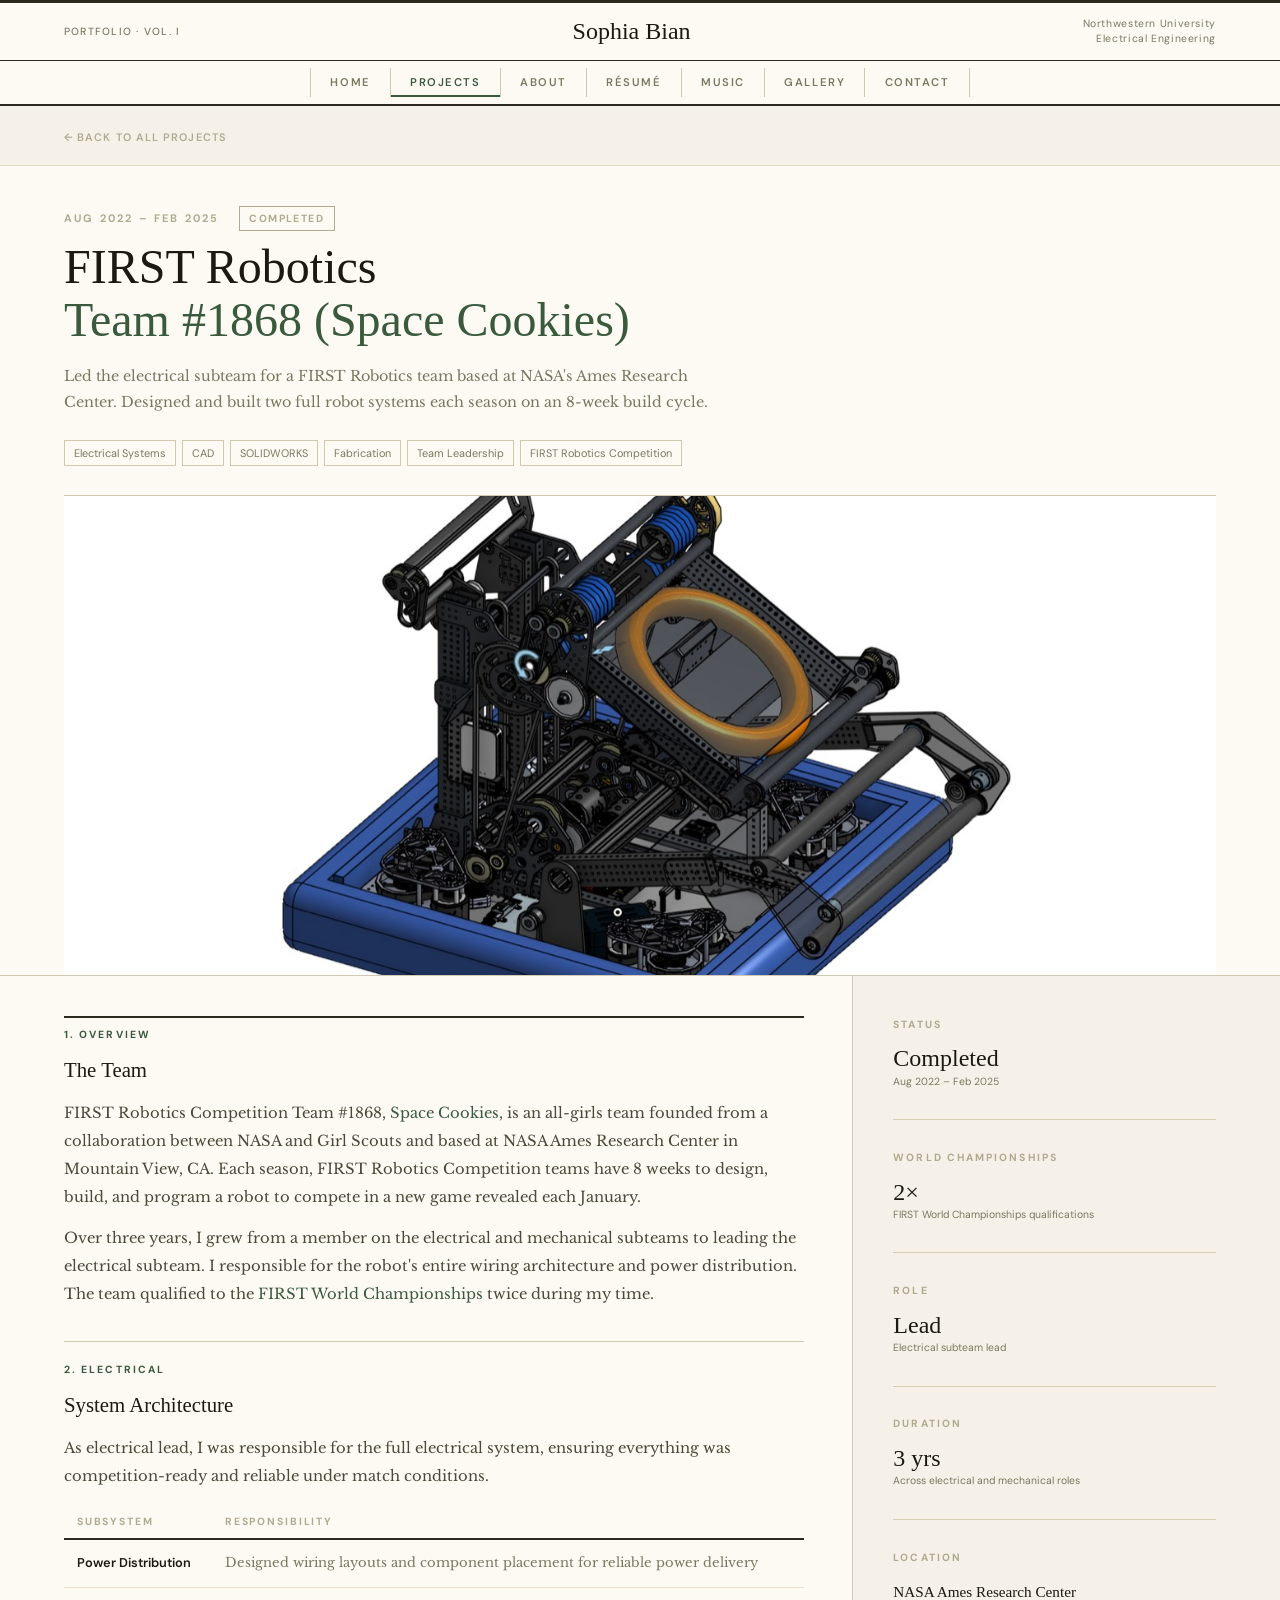
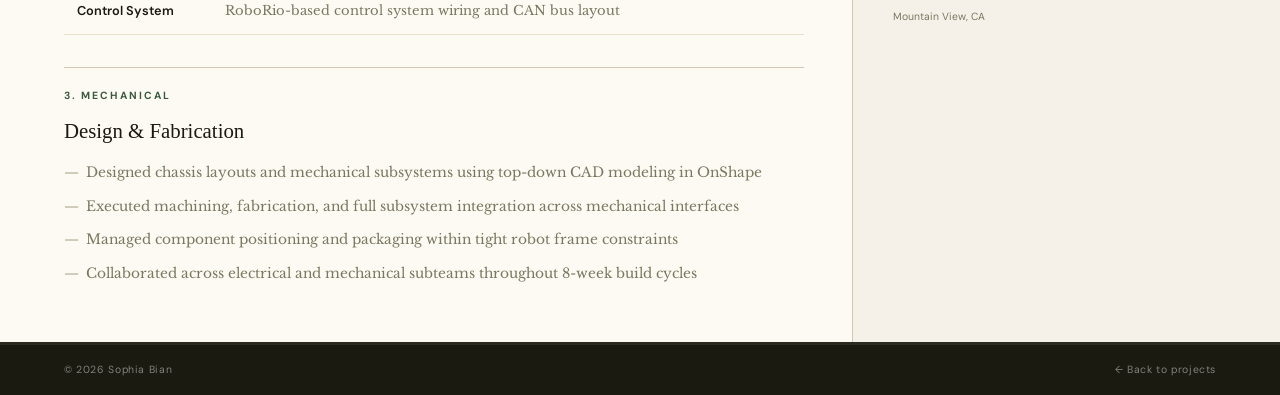
<file: project-robotics.html>
<!DOCTYPE html>
<html lang="en">
<head>
<meta charset="UTF-8">
<meta name="viewport" content="width=device-width, initial-scale=1.0">
<title>FIRST Robotics — Sophia Bian</title>
<link rel="preconnect" href="https://fonts.googleapis.com">
<link href="https://fonts.googleapis.com/css2?family=IM+Fell+English:ital@0;1&family=Libre+Baskerville:ital,wght@0,400;0,700;1,400&family=DM+Sans:wght@400;500;600;700&display=swap" rel="stylesheet">
<meta name="description" content="FIRST Robotics Team #1868 — electrical subteam lead, two-time World Championship qualifier.">
<meta property="og:type" content="website">
<meta property="og:title" content="FIRST Robotics — Sophia Bian">
<meta property="og:description" content="FIRST Robotics Team #1868 — electrical subteam lead, two-time World Championship qualifier.">
<meta property="og:image" content="https://sophiajbian.github.io/portfolio-journal/formula-pcb-v3-web.jpg">
<meta property="og:url" content="https://sophiajbian.github.io/portfolio-journal/project-robotics.html">
<link rel="icon" href="data:image/svg+xml,<svg xmlns='http://www.w3.org/2000/svg' viewBox='0 0 100 100'><rect width='100' height='100' fill='%23fdfaf4'/><text x='50' y='72' font-size='64' text-anchor='middle' font-family='Georgia' font-style='italic' fill='%233a5a3e'>S</text></svg>">
<link rel="stylesheet" href="styles.css">
<style>
  /* tokens · masthead · nav · footer → styles.css */
  .back-bar { padding:1rem 5vw; border-bottom:1px solid #e0d8c4; background:var(--paper2); }
  .back-link { font-family:'DM Sans',sans-serif; font-size:0.68rem; font-weight:600; letter-spacing:0.1em; text-transform:uppercase; color:var(--ink-faint); text-decoration:none; transition:color 0.2s; }
  .back-link:hover { color:var(--sage); }
  .article-header { padding:2.5rem 5vw 0; border-bottom:1px solid #d0c8b0; }
  .article-kicker { font-family:'DM Sans',sans-serif; font-size:0.68rem; font-weight:700; letter-spacing:0.2em; text-transform:uppercase; color:var(--ink-faint); margin-bottom:0.6rem; display:flex; gap:1.2rem; align-items:center; flex-wrap:wrap; }
  .status-badge { display:inline-block; font-family:'DM Sans',sans-serif; font-size:0.65rem; font-weight:700; letter-spacing:0.14em; text-transform:uppercase; border:1px solid var(--ink-faint); color:var(--ink-faint); padding:0.18rem 0.6rem; }
  .article-title { font-family:'IM Fell English',serif; font-style:italic; font-size:clamp(2rem,4vw,3rem); line-height:1.1; color:var(--ink); font-weight:400; margin-bottom:1rem; margin-top:0.5rem; }
  .article-title em { color:var(--sage); }
  .article-desc { font-size:0.9rem; color:var(--ink-muted); line-height:1.85; max-width:680px; margin-bottom:1.5rem; }
  .tag-row { display:flex; gap:0.4rem; flex-wrap:wrap; padding-bottom:1.8rem; }
  .tag { font-family:'DM Sans',sans-serif; font-size:0.68rem; color:var(--ink-muted); padding:0.18rem 0.55rem; border:1px solid #d0c8b0; }
  .hero-photo { width:100%; max-height:480px; object-fit:cover; object-position:center; display:block; border-top:1px solid #d0c8b0; }
  .article-body { display:grid; grid-template-columns:2fr 1fr; border-bottom:2px solid var(--rule); }
  .main-col { padding:2.5rem 3rem 2.5rem 5vw; border-right:1px solid #d0c8b0; }
  .side-col { padding:2.5rem 5vw 2.5rem 2.5rem; background:var(--paper2); }
  .section-rule { border:none; border-top:2px solid var(--rule); margin-bottom:0.5rem; }
  .section-rule-thin { border:none; border-top:1px solid #d0c8b0; margin:2rem 0 1.2rem; }
  .section-num { font-family:'DM Sans',sans-serif; font-size:0.65rem; font-weight:700; letter-spacing:0.2em; text-transform:uppercase; color:var(--sage); margin-bottom:0.5rem; }
  .section-title { font-family:'IM Fell English',serif; font-size:1.3rem; color:var(--ink); font-weight:400; margin-bottom:0.8rem; }
  .body-p { font-size:0.92rem; color:var(--ink-mid); line-height:1.9; margin-bottom:0.85rem; }
  .body-p em { color:var(--sage); font-style:italic; }
  .comp-table { width:100%; border-collapse:collapse; margin:0.8rem 0 1.2rem; font-size:0.82rem; }
  .comp-table th { font-family:'DM Sans',sans-serif; font-size:0.65rem; font-weight:700; letter-spacing:0.18em; text-transform:uppercase; color:var(--ink-faint); padding:0.5rem 0.8rem; text-align:left; border-bottom:2px solid var(--rule); }
  .comp-table td { color:var(--ink-muted); padding:0.75rem 0.8rem; border-bottom:1px solid #e8e0cc; vertical-align:top; line-height:1.7; }
  .comp-table td:first-child { font-family:'DM Sans',sans-serif; font-weight:600; color:var(--ink); font-size:0.8rem; white-space:nowrap; }
  .detail-list { list-style:none; display:flex; flex-direction:column; gap:0.6rem; margin:0.5rem 0 1rem; }
  .detail-list li { font-size:0.86rem; color:var(--ink-muted); padding-left:1.4rem; position:relative; line-height:1.75; }
  .detail-list li::before { content:'—'; position:absolute; left:0; color:var(--ink-faint); }
  .side-section { margin-bottom:1.8rem; padding-bottom:1.8rem; border-bottom:1px solid #d4ccb4; }
  .side-section:last-child { border-bottom:none; margin-bottom:0; }
  .side-label { font-family:'DM Sans',sans-serif; font-size:0.65rem; font-weight:700; letter-spacing:0.2em; text-transform:uppercase; color:var(--ink-faint); margin-bottom:0.8rem; }
  .side-stat { font-family:'IM Fell English',serif; font-size:1.5rem; color:var(--ink); line-height:1; margin-bottom:0.15rem; }
  .side-stat-label { font-family:'DM Sans',sans-serif; font-size:0.65rem; color:var(--ink-muted); }
  @media (max-width:768px) { .article-body { grid-template-columns:1fr; } nav a { padding:0.25rem 0.8rem; } }
</style>
</head>
<body>

<div class="masthead">
  <span class="masthead-vol">Portfolio · Vol. I</span>
  <span class="masthead-logo"><a href="index.html">Sophia Bian</a></span>
  <span class="masthead-right">Northwestern University<br>Electrical Engineering</span>
</div>
<nav>
  <a href="index.html">Home</a>
  <a href="projects.html" class="active" aria-current="page">Projects</a>
  <a href="about.html">About</a>
  <a href="resume.html">Résumé</a>
  <a href="music.html">Music</a>
  <a href="gallery.html">Gallery</a>
  <a href="contact.html">Contact</a>
</nav>

<div class="back-bar">
  <a href="projects.html" class="back-link">← Back to all projects</a>
</div>

<div class="article-header">
  <div class="article-kicker">
    <span>Aug 2022 – Feb 2025</span>
    <span class="status-badge">Completed</span>
  </div>
  <h1 class="article-title">FIRST Robotics<br><em>Team #1868 (Space Cookies)</em></h1>
  <p class="article-desc">
    Led the electrical subteam for a FIRST Robotics team based at NASA's Ames Research Center.
    Designed and built two full robot systems each season on an 8-week build cycle.
  </p>
  <div class="tag-row">
    <span class="tag">Electrical Systems</span>
    <span class="tag">CAD</span>
    <span class="tag">SOLIDWORKS</span>
    <span class="tag">Fabrication</span>
    <span class="tag">Team Leadership</span>
    <span class="tag">FIRST Robotics Competition</span>
  </div>
  <img src="robotics-web.jpg" alt="FIRST Robotics Team 1868" class="hero-photo"
       onerror="this.style.display='none'">
</div>

<div class="article-body">
  <div class="main-col">

    <hr class="section-rule">
    <p class="section-num">1. Overview</p>
    <h2 class="section-title">The Team</h2>
    <p class="body-p">
      FIRST Robotics Competition Team #1868, <em>Space Cookies</em>, is an all-girls team founded from a collaboration
      between NASA and Girl Scouts and based at NASA Ames Research Center in Mountain View, CA. Each season, FIRST Robotics 
      Competition teams have 8 weeks to design, build, and program a robot to compete in a new game revealed each January.
    </p>
    <p class="body-p">
      Over three years, I grew from a member on the electrical and mechanical subteams to leading
      the electrical subteam. I responsible for the robot's entire wiring architecture and power distribution. The team 
      qualified to the <em>FIRST World Championships</em> twice during my time.
    </p>

    <hr class="section-rule-thin">
    <p class="section-num">2. Electrical</p>
    <h2 class="section-title">System Architecture</h2>
    <p class="body-p">
      As electrical lead, I was responsible for the full electrical system, ensuring everything was competition-ready and 
      reliable under match conditions.
    </p>
    <table class="comp-table">
      <thead><tr><th>Subsystem</th><th>Responsibility</th></tr></thead>
      <tbody>
        <tr><td>Power Distribution</td><td>Designed wiring layouts and component placement for reliable power delivery</td></tr>
        <tr><td>Control System</td><td>RoboRio-based control system wiring and CAN bus layout</td></tr>
      </tbody>
    </table>

    <hr class="section-rule-thin">
    <p class="section-num">3. Mechanical</p>
    <h2 class="section-title">Design &amp; Fabrication</h2>
    <ul class="detail-list">
      <li>Designed chassis layouts and mechanical subsystems using top-down CAD modeling in <em>OnShape</em></li>
      <li>Executed machining, fabrication, and full subsystem integration across mechanical interfaces</li>
      <li>Managed component positioning and packaging within tight robot frame constraints</li>
      <li>Collaborated across electrical and mechanical subteams throughout 8-week build cycles</li>
    </ul>

  </div>
  <div class="side-col">

    <div class="side-section">
      <p class="side-label">Status</p>
      <p class="side-stat">Completed</p>
      <p class="side-stat-label">Aug 2022 – Feb 2025</p>
    </div>

    <div class="side-section">
      <p class="side-label">World Championships</p>
      <p class="side-stat">2×</p>
      <p class="side-stat-label">FIRST World Championships qualifications</p>
    </div>

    <div class="side-section">
      <p class="side-label">Role</p>
      <p class="side-stat">Lead</p>
      <p class="side-stat-label">Electrical subteam lead</p>
    </div>

    <div class="side-section">
      <p class="side-label">Duration</p>
      <p class="side-stat">3 yrs</p>
      <p class="side-stat-label">Across electrical and mechanical roles</p>
    </div>

    <div class="side-section">
      <p class="side-label">Location</p>
      <p style="font-family:'IM Fell English',serif; font-size:0.95rem; color:var(--ink); margin-bottom:0.2rem;">NASA Ames Research Center</p>
      <p class="side-stat-label">Mountain View, CA</p>
    </div>

  </div>
</div>

<footer>
  <span>© 2026 Sophia Bian</span>
  <a href="projects.html">← Back to projects</a>
</footer>
</body>
</html>
</file>
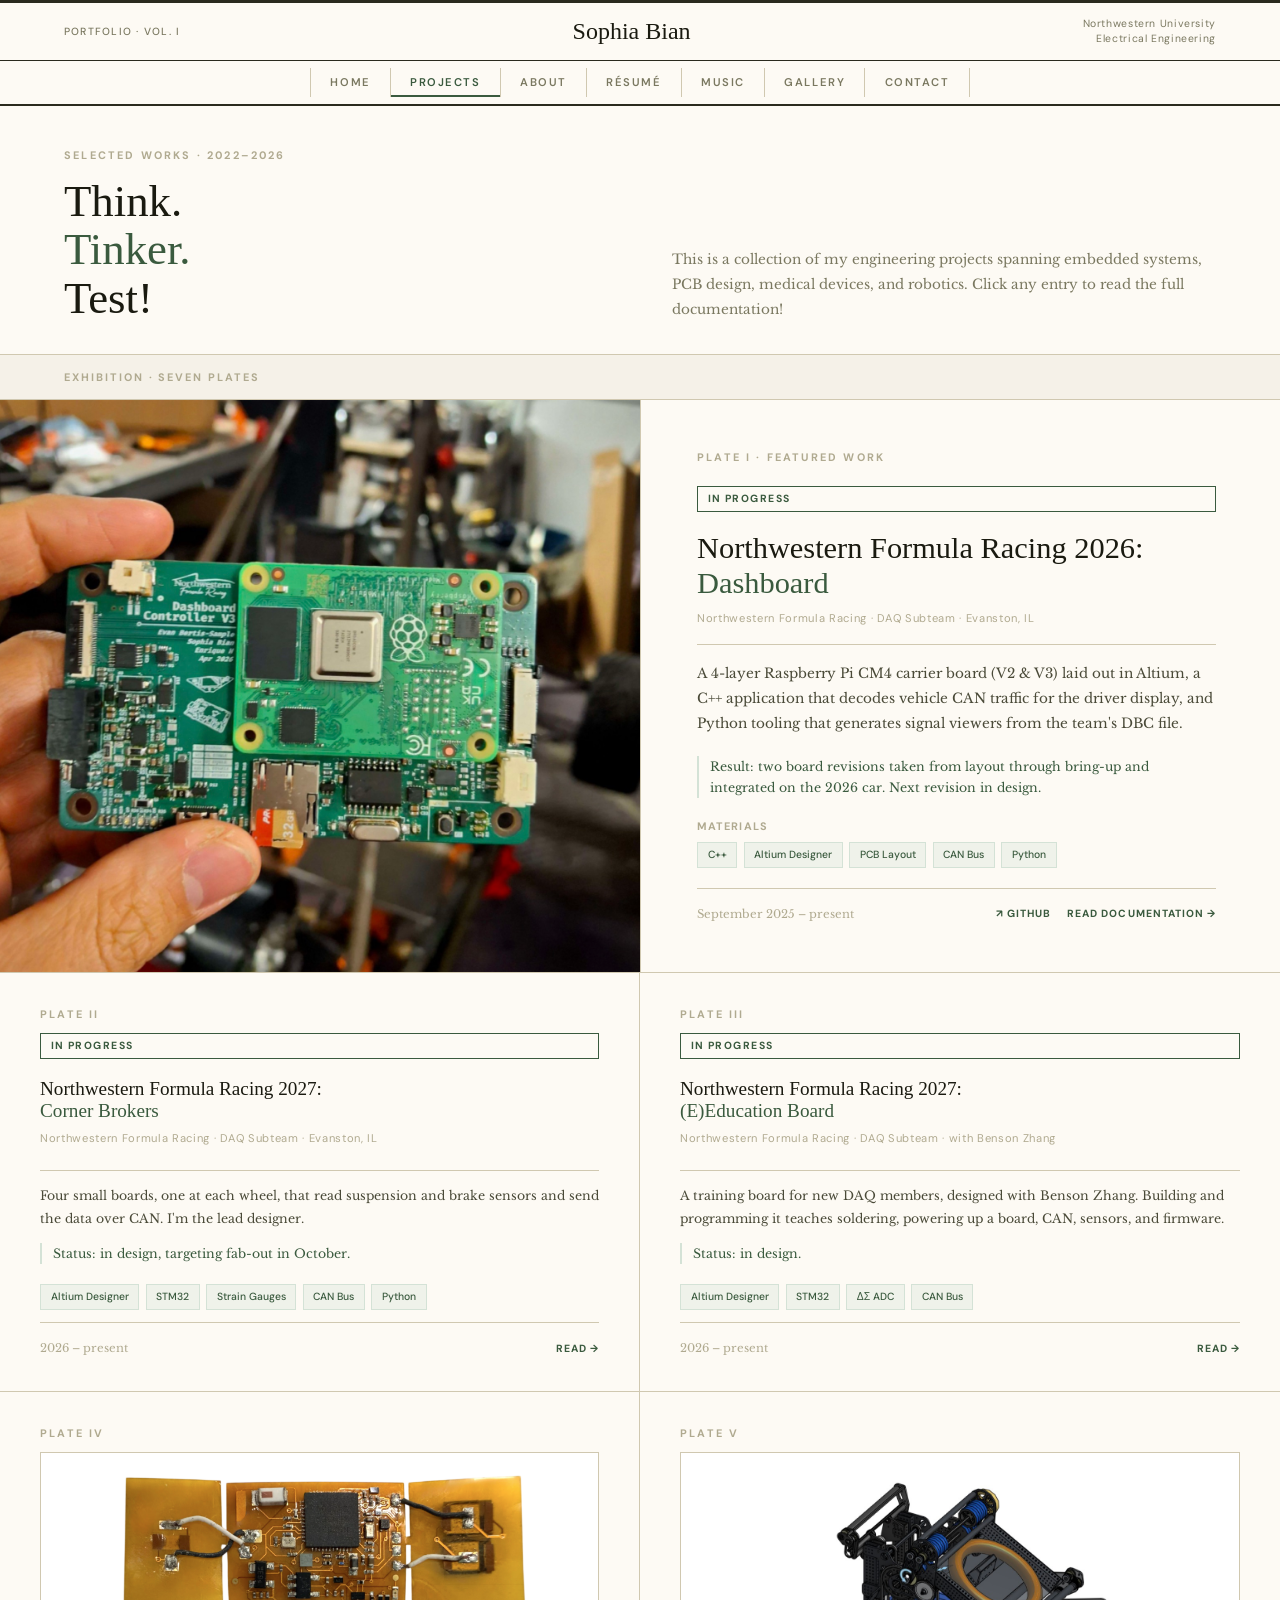
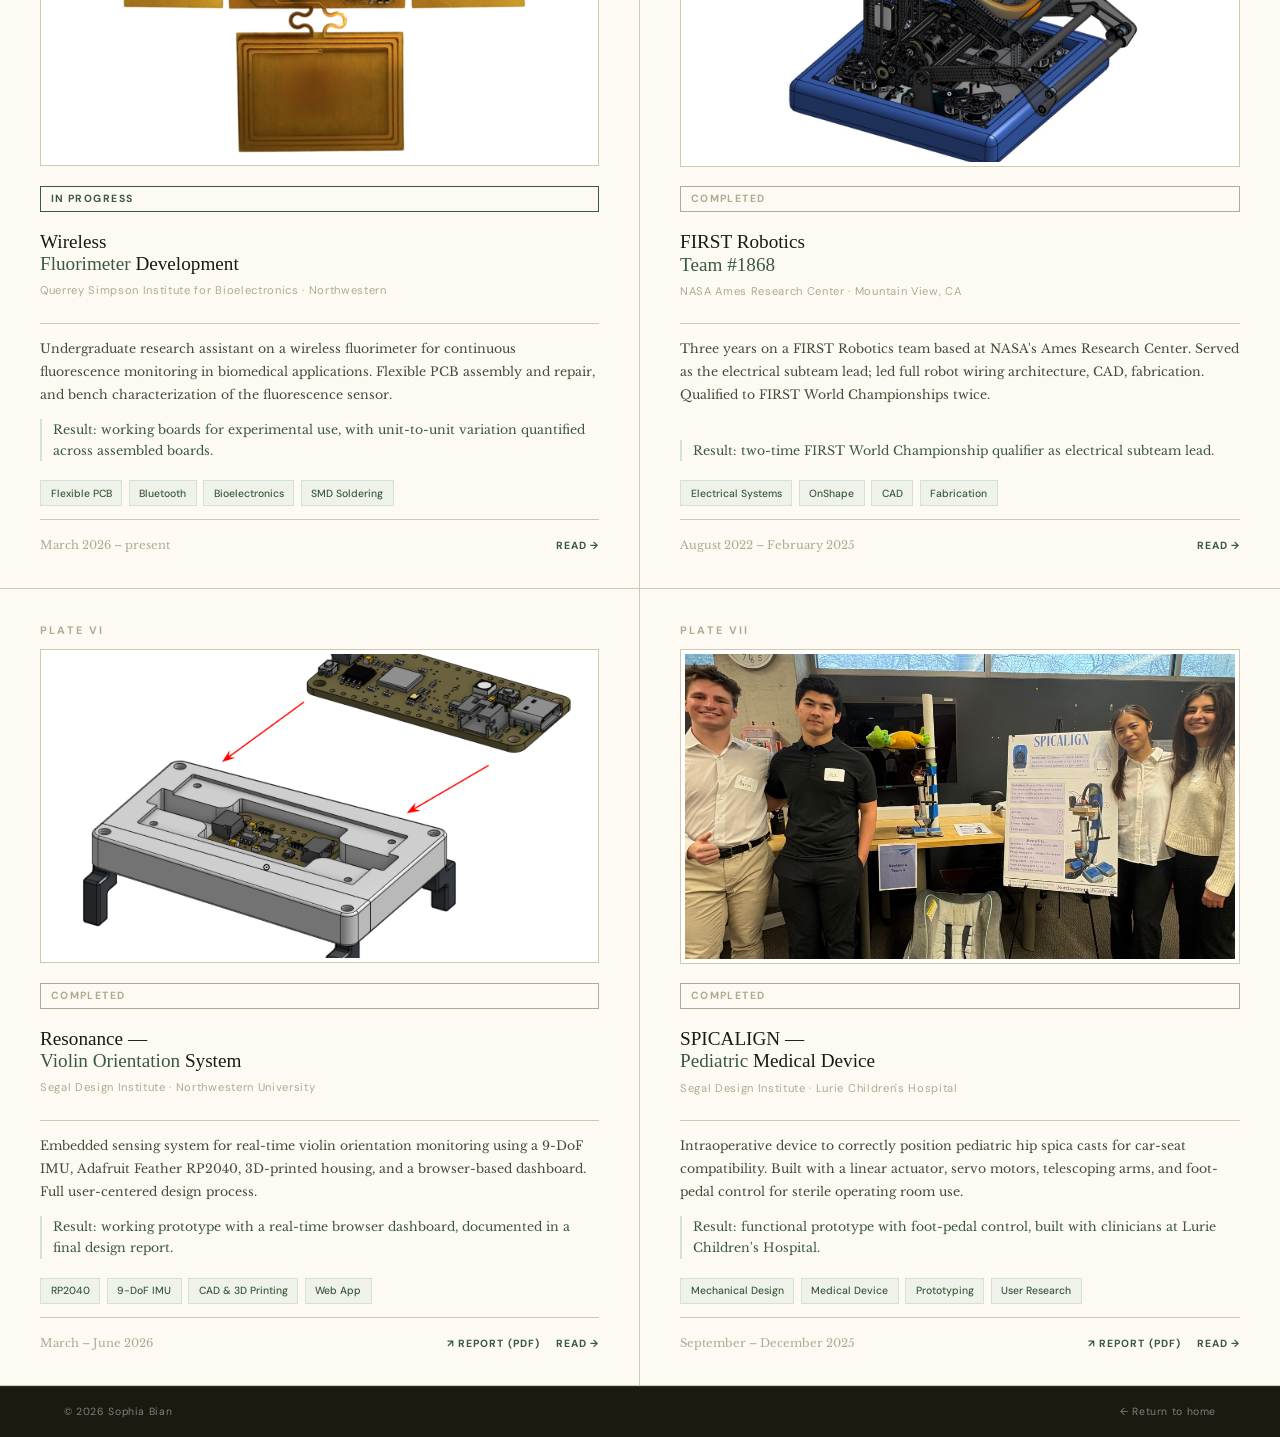
<file: projects.html>
<!DOCTYPE html>
<html lang="en">
<head>
<meta charset="UTF-8">
<meta name="viewport" content="width=device-width, initial-scale=1.0">
<title>Projects — Sophia Bian</title>
<link rel="preconnect" href="https://fonts.googleapis.com">
<link href="https://fonts.googleapis.com/css2?family=IM+Fell+English:ital@0;1&family=Libre+Baskerville:ital,wght@0,400;0,700;1,400&family=DM+Sans:wght@400;500;600;700&display=swap" rel="stylesheet">
<meta name="description" content="Selected engineering works: Formula SAE dashboard firmware and PCB design, wireless fluorimeter research, FIRST Robotics, embedded sensing, and a pediatric medical device.">
<meta property="og:type" content="website">
<meta property="og:title" content="Projects — Sophia Bian">
<meta property="og:description" content="Selected engineering works: Formula SAE dashboard firmware and PCB design, wireless fluorimeter research, FIRST Robotics, embedded sensing, and a pediatric medical device.">
<meta property="og:image" content="https://sophiajbian.github.io/portfolio-journal/formula-pcb-v3-web.jpg">
<meta property="og:url" content="https://sophiajbian.github.io/portfolio-journal/projects.html">
<link rel="icon" href="data:image/svg+xml,<svg xmlns='http://www.w3.org/2000/svg' viewBox='0 0 100 100'><rect width='100' height='100' fill='%23fdfaf4'/><text x='50' y='72' font-size='64' text-anchor='middle' font-family='Georgia' font-style='italic' fill='%233a5a3e'>S</text></svg>">
<link rel="stylesheet" href="styles.css">
<style>
  /* tokens · masthead · nav · footer → styles.css */

  /* PAGE HEADER */
  .page-header { padding:2.5rem 5vw 2rem; border-bottom:1px solid #d0c8b0; display:grid; grid-template-columns:1fr 1fr; gap:4rem; align-items:end; }
  .page-header-left {}
  .page-kicker { font-family:'DM Sans',sans-serif; font-size:0.68rem; font-weight:700; letter-spacing:0.2em; text-transform:uppercase; color:var(--ink-faint); margin-bottom:0.8rem; }
  .page-title { font-family:'IM Fell English',serif; font-size:2.8rem; font-weight:400; line-height:1.08; color:var(--ink); }
  .page-title em { font-style:italic; color:var(--sage); }
  .page-header-right {}
  .page-intro { font-size:0.85rem; color:var(--ink-muted); line-height:1.85; font-style:italic; }
  .page-intro strong { font-style:normal; color:var(--ink-mid); font-weight:400; }

  /* EXHIBITION INTRO BAR */
  .exhibition-bar {
    padding:0.8rem 5vw; background:var(--paper2);
    border-bottom:1px solid #d0c8b0;
    display:flex; justify-content:space-between; align-items:center;
  }
  .exhibition-bar-title { font-family:'DM Sans',sans-serif; font-size:0.68rem; font-weight:700; letter-spacing:0.18em; text-transform:uppercase; color:var(--ink-faint); }
  .exhibition-bar-count { font-family:'Libre Baskerville',serif; font-size:0.78rem; color:var(--ink-muted); font-style:italic; }

  /* ── THE EXHIBITION PLATES ── */

  /* Large featured plate */
  .plate-featured {
    display:grid; grid-template-columns:1fr 1fr;
    border-bottom:1px solid #d0c8b0;
    position:relative; transition:background 0.2s;
  }
  .plate-featured:hover { background:var(--paper2); }

  /* Stretched link — whole plate clickable via the title anchor,
     while footer links stay independently clickable above it */
  .plate-link { color:inherit; text-decoration:none; }
  .plate-link::after { content:''; position:absolute; inset:0; cursor:pointer; }
  .plate-footer a { position:relative; z-index:2; }
  .plate-photo-wrap { position:relative; overflow:hidden; }
  .plate-photo { width:100%; height:100%; object-fit:cover; display:block; min-height:340px; transition:transform 0.5s; }
  .plate-featured:hover .plate-photo { transform:scale(1.02); }
  .plate-photo-placeholder { width:100%; min-height:340px; background:linear-gradient(160deg,#8a9e7a,#4a6a50); }
  .plate-body { padding:3rem 4rem 3rem 3.5rem; display:flex; flex-direction:column; justify-content:center; border-left:1px solid #d0c8b0; }
  .plate-number { font-family:'DM Sans',sans-serif; font-size:0.68rem; font-weight:700; letter-spacing:0.2em; text-transform:uppercase; color:var(--ink-faint); margin-bottom:1.2rem; }
  .plate-status { display:inline-block; font-family:'DM Sans',sans-serif; font-size:0.65rem; font-weight:700; letter-spacing:0.14em; text-transform:uppercase; border:1px solid var(--sage); color:var(--sage); padding:0.2rem 0.6rem; margin-bottom:1.2rem; }
  .plate-status.complete { border-color:var(--ink-faint); color:var(--ink-faint); }
  .plate-title { font-family:'IM Fell English',serif; font-size:1.9rem; line-height:1.15; color:var(--ink); margin-bottom:0.5rem; font-weight:400; }
  .plate-title em { font-style:italic; color:var(--sage); }
  .plate-org { font-family:'DM Sans',sans-serif; font-size:0.7rem; color:var(--ink-faint); letter-spacing:0.06em; margin-bottom:1rem; }
  .plate-rule { height:1px; background:#d0c8b0; margin-bottom:1rem; }
  .plate-desc { font-size:0.85rem; color:var(--ink-mid); line-height:1.85; margin-bottom:1.2rem; }
  .plate-result {
    font-family:'Libre Baskerville',serif; font-size:0.78rem; font-style:italic;
    color:var(--sage); border-left:2px solid var(--sage-pale);
    padding-left:0.7rem; margin-bottom:1.2rem; line-height:1.7;
  }
  .plate-materials { font-family:'DM Sans',sans-serif; font-size:0.68rem; font-weight:700; letter-spacing:0.1em; text-transform:uppercase; color:var(--ink-faint); margin-bottom:0.4rem; }
  .plate-tags { display:flex; gap:0.4rem; flex-wrap:wrap; margin-bottom:1.2rem; }
  .plate-tag {
    font-family:'DM Sans',sans-serif; font-size:0.65rem; font-weight:500;
    color:var(--sage); background:rgba(212,226,214,0.35);
    padding:0.2rem 0.6rem; border:1px solid var(--sage-pale);
  }
  .plate-footer { display:flex; align-items:center; justify-content:space-between; padding-top:1rem; border-top:1px solid #d0c8b0; }
  .plate-date { font-family:'Libre Baskerville',serif; font-size:0.72rem; font-style:italic; color:var(--ink-faint); }
  .plate-cta { font-family:'DM Sans',sans-serif; font-size:0.65rem; font-weight:700; letter-spacing:0.1em; text-transform:uppercase; color:var(--sage); text-decoration:none; transition:letter-spacing 0.2s, color 0.2s; }
  .plate-featured:hover .plate-cta, .plate-small:hover .plate-cta { letter-spacing:0.18em; color:var(--ink); }
  .plate-cta-gh { font-family:'DM Sans',sans-serif; font-size:0.65rem; font-weight:700; letter-spacing:0.1em; text-transform:uppercase; color:var(--sage); text-decoration:none; }

  /* Standard plate — photo top, text below */
  .plate {
    border-bottom:1px solid #d0c8b0; cursor:pointer; transition:background 0.2s;
    display:grid; grid-template-columns:1fr 1fr;
  }
  .plate:hover { background:var(--paper2); }

  /* Small plates grid — 2 or 3 across */
  .plates-grid { display:grid; grid-template-columns:1fr 1fr; border-bottom:1px solid #d0c8b0; }
  .plate-small {
    padding:2rem 2.5rem; border-right:1px solid #d0c8b0; position:relative;
    transition:background 0.2s; display:flex; flex-direction:column; overflow:hidden;
  }
  .plate-small:nth-child(even) { border-right:none; }
  .plate-small:hover { background:var(--paper2); }
  .plate-small-photo { width:100%; aspect-ratio:16/9; object-fit:cover; display:block; margin-bottom:1.2rem; transition:transform 0.4s ease; }
  .plate-small:hover .plate-small-photo { transform:scale(1.02); }
  .plate-small .plate-number { margin-bottom:0.6rem; }
  .plate-small .plate-title { font-size:1.2rem; margin-bottom:0.4rem; }
  .plate-small .plate-org { margin-bottom:0.6rem; }
  .plate-small .plate-desc { font-size:0.78rem; margin-bottom:0.8rem; flex:1; }
  .plate-small .plate-tags { margin-bottom:0.8rem; }
  .plate-small .plate-footer { margin-top:auto; }

  /* Placeholder plate */
  .plate-placeholder {
    padding:3rem 2.5rem; border-right:1px solid #d0c8b0;
    display:flex; flex-direction:column; align-items:center; justify-content:center;
    text-align:center; opacity:0.45; min-height:200px;
  }
  .plate-placeholder-icon { font-family:'IM Fell English',serif; font-size:2.5rem; color:var(--ink-faint); margin-bottom:0.8rem; }
  .plate-placeholder-text { font-family:'Libre Baskerville',serif; font-size:0.8rem; font-style:italic; color:var(--ink-faint); }


  @media (max-width:768px) {
    .page-header { grid-template-columns:1fr; gap:1.5rem; }
    .plate-featured { grid-template-columns:1fr; }
    .plate-photo { min-height:220px; max-height:260px; }
    .plate-body { border-left:none; border-top:1px solid #d0c8b0; padding:2rem 5vw; }
    .plates-grid { grid-template-columns:1fr; }
    .plate-small { border-right:none; border-bottom:1px solid #d0c8b0; }
  }
</style>
</head>
<body>

<div class="masthead">
  <span class="masthead-vol">Portfolio · Vol. I</span>
  <span class="masthead-logo"><a href="index.html">Sophia Bian</a></span>
  <span class="masthead-right">Northwestern University<br>Electrical Engineering</span>
</div>
<nav>
  <a href="index.html">Home</a>
  <a href="projects.html" class="active" aria-current="page">Projects</a>
  <a href="about.html">About</a>
  <a href="resume.html">Résumé</a>
  <a href="music.html">Music</a>
  <a href="gallery.html">Gallery</a>
  <a href="contact.html">Contact</a>
</nav>

<!-- PAGE HEADER -->
<div class="page-header">
  <div class="page-header-left">
    <p class="page-kicker">Selected Works · 2022–2026</p>
    <h1 class="page-title">Think.<br><em>Tinker.</em><br>Test!</h1>
  </div>
  <div class="page-header-right">
    <p class="page-intro">
      This is a collection of my engineering projects spanning embedded systems, PCB design, medical devices, and robotics.
      Click any entry to read the full documentation!
    </p>
  </div>
</div>

<div class="exhibition-bar">
  <span class="exhibition-bar-title">Exhibition · Seven Plates</span>
  <!-- <span class="exhibition-bar-count">Arranged chronologically, most recent first</span> -->
</div>

<!-- ── PLATE I: FORMULA SAE (featured, full-width) ── -->
<div class="plate-featured">
  <div class="plate-photo-wrap">
    <img src="formula-pcb-v3-web.jpg" alt="Dashboard Controller V3 PCB" class="plate-photo"
         onerror="this.classList.add('plate-photo-placeholder'); this.style.display='block'">
  </div>
  <div class="plate-body">
    <p class="plate-number">Plate I · Featured Work</p>
    <span class="plate-status">In Progress</span>
    <h2 class="plate-title"><a class="plate-link" href="project-formula.html">Northwestern Formula Racing 2026:<br><em>Dashboard</em></a></h2>
    <p class="plate-org">Northwestern Formula Racing · DAQ Subteam · Evanston, IL</p>
    <div class="plate-rule"></div>
    <p class="plate-desc">
      A 4-layer Raspberry Pi CM4 carrier board (V2 &amp; V3) laid out in Altium, a C++ application that decodes
      vehicle CAN traffic for the driver display, and Python tooling that generates signal viewers from the team's DBC file.
    </p>
    <p class="plate-result">Result: two board revisions taken from layout through bring-up and integrated on the 2026 car. Next revision in design.</p>
    <p class="plate-materials">Materials</p>
    <div class="plate-tags">
      <span class="plate-tag">C++</span>
      <span class="plate-tag">Altium Designer</span>
      <span class="plate-tag">PCB Layout</span>
      <span class="plate-tag">CAN Bus</span>
      <span class="plate-tag">Python</span>
    </div>
    <div class="plate-footer">
      <span class="plate-date">September 2025 – present</span>
      <div style="display:flex;gap:1rem;align-items:center;">
        <a href="https://github.com/NU-Formula-Racing/daq-dash-26" target="_blank" rel="noopener" class="plate-cta-gh">↗ GitHub</a>
        <span class="plate-cta">Read documentation →</span>
      </div>
    </div>
  </div>
</div>

<!-- ── PLATES II & III: NFR27 CORNER BROKER + EDUCATION BOARD ── -->
<div class="plates-grid">
  <div class="plate-small">
    <p class="plate-number">Plate II</p>
    <span class="plate-status">In Progress</span>
    <h2 class="plate-title"><a class="plate-link" href="project-corner-broker.html">Northwestern Formula Racing 2027:<br><em>Corner Brokers</em></a></h2>
    <p class="plate-org">Northwestern Formula Racing · DAQ Subteam · Evanston, IL</p>
    <div class="plate-rule" style="margin:0.8rem 0;"></div>
    <p class="plate-desc">
      Four small boards, one at each wheel, that read suspension and brake sensors and send the data
      over CAN. I'm the lead designer.
    </p>
    <p class="plate-result">Status: in design, targeting fab-out in October.</p>
    <div class="plate-tags">
      <span class="plate-tag">Altium Designer</span>
      <span class="plate-tag">STM32</span>
      <span class="plate-tag">Strain Gauges</span>
      <span class="plate-tag">CAN Bus</span>
      <span class="plate-tag">Python</span>
    </div>
    <div class="plate-footer">
      <span class="plate-date">2026 – present</span>
      <span class="plate-cta">Read →</span>
    </div>
  </div>

  <div class="plate-small">
    <p class="plate-number">Plate III</p>
    <span class="plate-status">In Progress</span>
    <h2 class="plate-title"><a class="plate-link" href="project-education-board.html">Northwestern Formula Racing 2027:<br><em>(E)Education Board</em></a></h2>
    <p class="plate-org">Northwestern Formula Racing · DAQ Subteam · with Benson Zhang</p>
    <div class="plate-rule" style="margin:0.8rem 0;"></div>
    <p class="plate-desc">
      A training board for new DAQ members, designed with Benson Zhang. Building and programming it
      teaches soldering, powering up a board, CAN, sensors, and firmware.
    </p>
    <p class="plate-result">Status: in design.</p>
    <div class="plate-tags">
      <span class="plate-tag">Altium Designer</span>
      <span class="plate-tag">STM32</span>
      <span class="plate-tag">ΔΣ ADC</span>
      <span class="plate-tag">CAN Bus</span>
    </div>
    <div class="plate-footer">
      <span class="plate-date">2026 – present</span>
      <span class="plate-cta">Read →</span>
    </div>
  </div>
</div>

<!-- ── PLATES IV & V: FLUORIMETER + ROBOTICS ── -->
<div class="plates-grid">
  <div class="plate-small">
    <p class="plate-number">Plate IV</p>
    <img src="fluorimeter.jpg" alt="Wireless Fluorimeter" class="plate-small-photo" loading="lazy"
         onerror="this.style.background='linear-gradient(135deg,#d4c8b0,#a09070)'; this.style.minHeight='140px'; this.removeAttribute('src')">
    <span class="plate-status">In Progress</span>
    <h2 class="plate-title"><a class="plate-link" href="project-fluorimeter.html">Wireless<br><em>Fluorimeter</em> Development</a></h2>
    <p class="plate-org">Querrey Simpson Institute for Bioelectronics · Northwestern</p>
    <div class="plate-rule" style="margin:0.8rem 0;"></div>
    <p class="plate-desc">
      Undergraduate research assistant on a wireless fluorimeter for continuous fluorescence
      monitoring in biomedical applications. Flexible PCB assembly and repair, and bench
      characterization of the fluorescence sensor.
    </p>
    <p class="plate-result">Result: working boards for experimental use, with unit-to-unit variation quantified across assembled boards.</p>
    <div class="plate-tags">
      <span class="plate-tag">Flexible PCB</span>
      <span class="plate-tag">Bluetooth</span>
      <span class="plate-tag">Bioelectronics</span>
      <span class="plate-tag">SMD Soldering</span>
    </div>
    <div class="plate-footer">
      <span class="plate-date">March 2026 – present</span>
      <span class="plate-cta">Read →</span>
    </div>
  </div>

  <div class="plate-small">
    <p class="plate-number">Plate V</p>
    <img src="robotics-web.jpg" alt="FIRST Robotics" class="plate-small-photo" loading="lazy"
         onerror="this.style.background='linear-gradient(135deg,#c0c8d4,#8090a8)'; this.style.minHeight='140px'; this.removeAttribute('src')">
    <span class="plate-status complete">Completed</span>
    <h2 class="plate-title"><a class="plate-link" href="project-robotics.html">FIRST Robotics<br><em>Team #1868</em></a></h2>
    <p class="plate-org">NASA Ames Research Center · Mountain View, CA</p>
    <div class="plate-rule" style="margin:0.8rem 0;"></div>
    <p class="plate-desc">
      Three years on a FIRST Robotics team based at NASA's Ames Research Center. Served as the
      electrical subteam lead; led full robot wiring architecture, CAD, fabrication.
      Qualified to FIRST World Championships twice.
    </p>
    <p class="plate-result">Result: two-time FIRST World Championship qualifier as electrical subteam lead.</p>
    <div class="plate-tags">
      <span class="plate-tag">Electrical Systems</span>
      <span class="plate-tag">OnShape</span>
      <span class="plate-tag">CAD</span>
      <span class="plate-tag">Fabrication</span>
    </div>
    <div class="plate-footer">
      <span class="plate-date">August 2022 – February 2025</span>
      <span class="plate-cta">Read →</span>
    </div>
  </div>
</div>

<!-- ── PLATES VI & VII: RESONANCE + SPICALIGN ── -->
<div class="plates-grid">
  <div class="plate-small">
    <p class="plate-number">Plate VI</p>
    <img src="resonance.jpg" alt="Resonance violin orientation sensing system" class="plate-small-photo" loading="lazy"
         onerror="this.style.background='linear-gradient(135deg,#2b2438,#4a3b63)'; this.style.minHeight='140px'; this.removeAttribute('src')">
    <span class="plate-status complete">Completed</span>
    <h2 class="plate-title"><a class="plate-link" href="project-resonance.html">Resonance —<br><em>Violin Orientation</em> System</a></h2>
    <p class="plate-org">Segal Design Institute · Northwestern University</p>
    <div class="plate-rule" style="margin:0.8rem 0;"></div>
    <p class="plate-desc">
      Embedded sensing system for real-time violin orientation monitoring using a 9-DoF IMU,
      Adafruit Feather RP2040, 3D-printed housing, and a browser-based dashboard.
      Full user-centered design process.
    </p>
    <p class="plate-result">Result: working prototype with a real-time browser dashboard, documented in a final design report.</p>
    <div class="plate-tags">
      <span class="plate-tag">RP2040</span>
      <span class="plate-tag">9-DoF IMU</span>
      <span class="plate-tag">CAD & 3D Printing</span>
      <span class="plate-tag">Web App</span>
    </div>
    <div class="plate-footer">
      <span class="plate-date">March – June 2026</span>
      <div style="display:flex;gap:1rem;align-items:center;">
        <a href="resonance-report.pdf" target="_blank" rel="noopener" class="plate-cta-gh">↗ Report (PDF)</a>
        <span class="plate-cta">Read →</span>
      </div>
    </div>
  </div>

  <div class="plate-small">
    <p class="plate-number">Plate VII</p>
    <img src="spicalign-web.jpg" alt="SPICALIGN pediatric hip spica positioning device" class="plate-small-photo" loading="lazy"
         onerror="this.style.background='linear-gradient(135deg,#2a1e3a,#3d2952)'; this.style.minHeight='140px'; this.removeAttribute('src')">
    <span class="plate-status complete">Completed</span>
    <h2 class="plate-title"><a class="plate-link" href="project-spicalign.html">SPICALIGN —<br><em>Pediatric</em> Medical Device</a></h2>
    <p class="plate-org">Segal Design Institute · Lurie Children's Hospital</p>
    <div class="plate-rule" style="margin:0.8rem 0;"></div>
    <p class="plate-desc">
      Intraoperative device to correctly position pediatric hip spica casts for car-seat
      compatibility. Built with a linear actuator, servo motors, telescoping arms,
      and foot-pedal control for sterile operating room use.
    </p>
    <p class="plate-result">Result: functional prototype with foot-pedal control, built with clinicians at Lurie Children's Hospital.</p>
    <div class="plate-tags">
      <span class="plate-tag">Mechanical Design</span>
      <span class="plate-tag">Medical Device</span>
      <span class="plate-tag">Prototyping</span>
      <span class="plate-tag">User Research</span>
    </div>
    <div class="plate-footer">
      <span class="plate-date">September – December 2025</span>
      <div style="display:flex;gap:1rem;align-items:center;">
        <a href="spicalign-report.pdf" target="_blank" rel="noopener" class="plate-cta-gh">↗ Report (PDF)</a>
        <span class="plate-cta">Read →</span>
      </div>
    </div>
  </div>
</div>

<footer>
  <span>© 2026 Sophia Bian</span>
  <a href="index.html">← Return to home</a>
</footer>

</body>
</html>
</file>
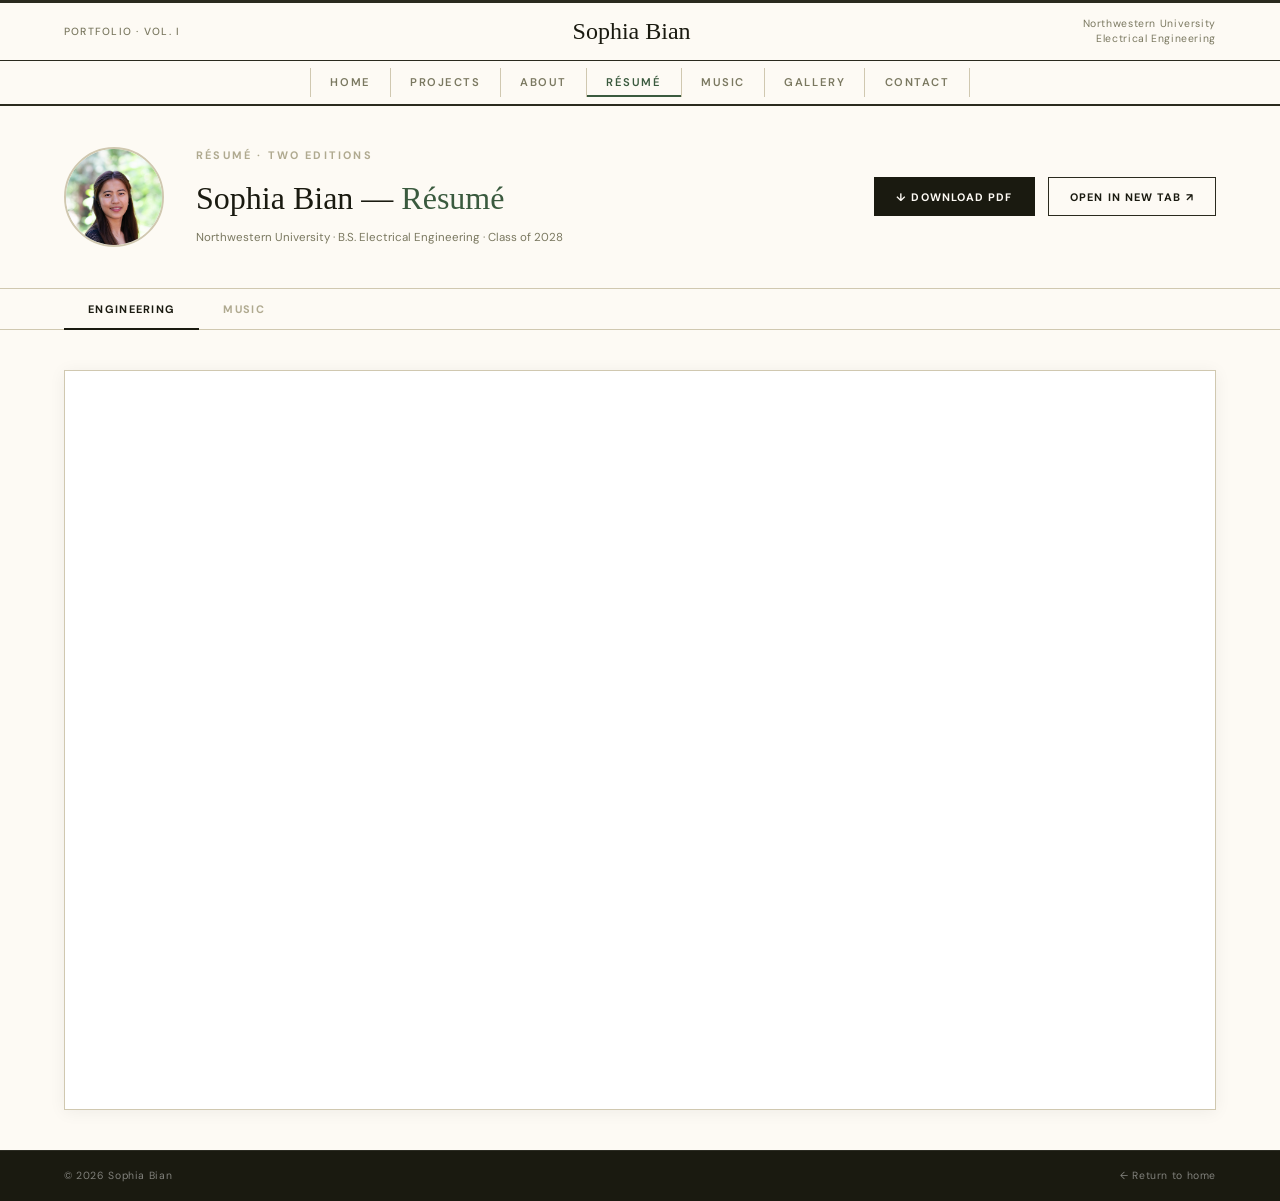
<file: resume.html>
<!DOCTYPE html>
<html lang="en">
<head>
<meta charset="UTF-8">
<meta name="viewport" content="width=device-width, initial-scale=1.0">
<title>Résumé — Sophia Bian</title>
<link rel="preconnect" href="https://fonts.googleapis.com">
<link href="https://fonts.googleapis.com/css2?family=IM+Fell+English:ital@0;1&family=Libre+Baskerville:ital,wght@0,400;0,700;1,400&family=DM+Sans:wght@400;500;600;700&display=swap" rel="stylesheet">
<meta name="description" content="Résumé of Sophia Bian — engineering and music editions, viewable online or as PDF downloads.">
<meta property="og:type" content="website">
<meta property="og:title" content="Résumé — Sophia Bian">
<meta property="og:description" content="Résumé of Sophia Bian — engineering and music editions, viewable online or as PDF downloads.">
<meta property="og:image" content="https://sophiajbian.github.io/portfolio-journal/formula-pcb-v3-web.jpg">
<meta property="og:url" content="https://sophiajbian.github.io/portfolio-journal/resume.html">
<link rel="icon" href="data:image/svg+xml,<svg xmlns='http://www.w3.org/2000/svg' viewBox='0 0 100 100'><rect width='100' height='100' fill='%23fdfaf4'/><text x='50' y='72' font-size='64' text-anchor='middle' font-family='Georgia' font-style='italic' fill='%233a5a3e'>S</text></svg>">
<link rel="stylesheet" href="styles.css">
<style>
  /* tokens · masthead · nav · footer → styles.css */

  /* RESUME HEADER */
  .resume-header { padding:2.5rem 5vw; border-bottom:1px solid #d0c8b0; display:flex; justify-content:space-between; align-items:center; gap:2rem; }
  .resume-header-left { display:flex; gap:2rem; align-items:center; }
  .headshot { width:100px; height:100px; border-radius:50%; object-fit:cover; object-position:center 20%; border:2px solid #d0c8b0; }
  .resume-name-block {}
  .resume-kicker { font-family:'DM Sans',sans-serif; font-size:0.68rem; font-weight:700; letter-spacing:0.2em; text-transform:uppercase; color:var(--ink-faint); margin-bottom:0.4rem; }
  .resume-name { font-family:'IM Fell English',serif; font-size:2rem; color:var(--ink); font-weight:400; }
  .resume-name em { font-style:italic; color:var(--sage); }
  .resume-affil { font-family:'DM Sans',sans-serif; font-size:0.72rem; color:var(--ink-muted); margin-top:0.2rem; }
  .download-btn { font-family:'DM Sans',sans-serif; font-size:0.68rem; font-weight:700; letter-spacing:0.1em; text-transform:uppercase; color:var(--paper); background:var(--ink); padding:0.65rem 1.4rem; text-decoration:none; transition:background 0.2s; white-space:nowrap; }
  .download-btn:hover { background:var(--sage); }
  .download-btn--ghost { background:transparent; color:var(--ink); border:1px solid var(--rule); padding:calc(0.65rem - 1px) calc(1.4rem - 1px); }
  .download-btn--ghost:hover { background:var(--paper2); color:var(--ink); }
  .resume-actions { display:flex; gap:0.8rem; flex-wrap:wrap; }

  /* TABS */
  .tab-bar { border-bottom:1px solid #d0c8b0; padding:0 5vw; display:flex; }
  .tab-btn { font-family:'DM Sans',sans-serif; font-size:0.68rem; font-weight:700; letter-spacing:0.12em; text-transform:uppercase; color:var(--ink-faint); background:none; border:none; border-bottom:2px solid transparent; padding:0.8rem 1.5rem; cursor:pointer; margin-bottom:-1px; transition:all 0.2s; }
  .tab-btn:hover { color:var(--ink); }
  .tab-btn.active { color:var(--ink); border-bottom-color:var(--ink); }

  /* PDF PANE */
  .pdf-pane { display:none; padding:2.5rem 5vw; }
  .pdf-pane.active { display:block; }
  .pdf-wrap { background:#fff; border:1px solid #d0c8b0; box-shadow:0 2px 16px rgba(0,0,0,0.06); }
  .pdf-wrap iframe { width:100%; height:82vh; display:block; border:none; }
  .pdf-missing { padding:5rem 2rem; text-align:center; color:var(--ink-faint); }
  .pdf-missing h3 { font-family:'IM Fell English',serif; font-size:1.2rem; color:var(--ink-muted); margin-bottom:0.5rem; font-style:italic; }
  .pdf-missing p { font-size:0.82rem; line-height:1.7; }
  .pdf-missing code { font-family:monospace; background:var(--paper2); color:var(--sage); padding:0.15rem 0.4rem; font-size:0.78rem; }

  /* Mobile: embedded PDFs render poorly on iOS Safari — offer the document directly */
  .pdf-mobile-cta { display:none; }
  @media (max-width:700px) {
    .pdf-wrap iframe { display:none; }
    .pdf-mobile-cta { display:block; padding:3rem 1.5rem; text-align:center; }
    .pdf-mobile-cta p { font-style:italic; color:var(--ink-muted); font-size:0.85rem; margin-bottom:1.4rem; }
  }
  @media (max-width:600px) {
    .resume-header { flex-direction:column; align-items:flex-start; }
  }
</style>
</head>
<body>

<div class="masthead">
  <span class="masthead-vol">Portfolio · Vol. I</span>
  <span class="masthead-logo"><a href="index.html">Sophia Bian</a></span>
  <span class="masthead-right">Northwestern University<br>Electrical Engineering</span>
</div>
<nav>
  <a href="index.html">Home</a>
  <a href="projects.html">Projects</a>
  <a href="about.html">About</a>
  <a href="resume.html" class="active" aria-current="page">Résumé</a>
  <a href="music.html">Music</a>
  <a href="gallery.html">Gallery</a>
  <a href="contact.html">Contact</a>
</nav>

<div class="resume-header">
  <div class="resume-header-left">
    <img src="headshot-web.jpg" alt="Sophia Bian" class="headshot"
         onerror="this.style.display='none'">
    <div class="resume-name-block">
      <p class="resume-kicker">Résumé · Two Editions</p>
      <h1 class="resume-name">Sophia Bian — <em>Résumé</em></h1>
      <p class="resume-affil">Northwestern University · B.S. Electrical Engineering · Class of 2028</p>
    </div>
  </div>
  <div class="resume-actions">
    <a id="dl-btn" href="resume-engineering.pdf" download class="download-btn">↓ Download PDF</a>
    <a id="open-btn" href="resume-engineering.pdf" target="_blank" rel="noopener" class="download-btn download-btn--ghost">Open in New Tab ↗</a>
  </div>
</div>

<div class="tab-bar">
  <button class="tab-btn active" onclick="switchTab('engineering', this)">Engineering</button>
  <button class="tab-btn" onclick="switchTab('music', this)">Music</button>
</div>

<div class="pdf-pane active" id="pane-engineering">
  <div class="pdf-wrap">
    <iframe src="resume-engineering.pdf" title="Engineering Résumé"></iframe>
    <div class="pdf-mobile-cta">
      <p>Best viewed as a document —</p>
      <a href="resume-engineering.pdf" target="_blank" rel="noopener" class="download-btn">Open Engineering Résumé (PDF)</a>
    </div>
  </div>
  <div class="pdf-missing" id="missing-engineering" style="display:none">
    <h3>Document not found</h3>
    <p>Save your engineering résumé as <code>resume-engineering.pdf</code> in the portfolio folder.</p>
  </div>
</div>

<div class="pdf-pane" id="pane-music">
  <div class="pdf-wrap">
    <iframe src="resume-music.pdf" title="Music Résumé"></iframe>
    <div class="pdf-mobile-cta">
      <p>Best viewed as a document —</p>
      <a href="resume-music.pdf" target="_blank" rel="noopener" class="download-btn">Open Music Résumé (PDF)</a>
    </div>
  </div>
  <div class="pdf-missing" id="missing-music" style="display:none">
    <h3>Document not found</h3>
    <p>Save your music résumé as <code>resume-music.pdf</code> in the portfolio folder.</p>
  </div>
</div>

<footer>
  <span>© 2026 Sophia Bian</span>
  <a href="index.html">← Return to home</a>
</footer>

<script>
  function switchTab(name, btn) {
    document.querySelectorAll('.tab-btn').forEach(b => b.classList.remove('active'));
    document.querySelectorAll('.pdf-pane').forEach(p => p.classList.remove('active'));
    btn.classList.add('active');
    document.getElementById('pane-' + name).classList.add('active');
    const pdf = name === 'engineering' ? 'resume-engineering.pdf' : 'resume-music.pdf';
    document.getElementById('dl-btn').href = pdf;
    document.getElementById('open-btn').href = pdf;
  }
  window.addEventListener('load', () => {
    ['engineering','music'].forEach(t => {
      const iframe = document.querySelector(`#pane-${t} iframe`);
      if (!iframe) return;
      iframe.addEventListener('error', () => showMissing(iframe, t));
      setTimeout(() => {
        try { if (iframe.contentDocument?.body?.innerText.includes('404')) showMissing(iframe, t); } catch(e) {}
      }, 1000);
    });
  });
  function showMissing(iframe, type) {
    if (iframe?.parentElement) iframe.parentElement.style.display = 'none';
    const msg = document.getElementById('missing-' + type);
    if (msg) msg.style.display = 'block';
  }
</script>
</body>
</html>
</file>
<file: styles.css>
/* ─────────────────────────────────────────────────────────
   Shared foundation — tokens, masthead, nav, footer, buttons
   Loaded before each page's inline styles; page styles win.
   ───────────────────────────────────────────────────────── */
:root {
  --paper:#fdfaf4; --paper2:#f5f1e8; --ink:#1a1a10; --ink-mid:#4a4a38;
  --ink-muted:#7a7860; --ink-faint:#b0aa90; --rule:#2a2a1e;
  --sage:#3a5a3e; --sage-mid:#5a7a5e; --sage-light:#8aaa8e; --sage-pale:#d4e2d6;
}
* { margin:0; padding:0; box-sizing:border-box; }
html { scroll-behavior:smooth; }
/* No italics anywhere on the site */
*, *::before, *::after { font-style:normal !important; }

body { background:var(--paper); color:var(--ink); font-family:'Libre Baskerville',serif; font-size:16px; line-height:1.7; }

::selection { background:var(--sage-pale); color:var(--ink); }
a:focus-visible, button:focus-visible { outline:2px solid var(--sage); outline-offset:2px; }

/* MASTHEAD */
.masthead { border-top:3px solid var(--rule); border-bottom:1px solid var(--rule); padding:0.5rem 5vw; display:flex; justify-content:space-between; align-items:center; }
.masthead-vol { font-family:'DM Sans',sans-serif; font-size:0.65rem; font-weight:500; letter-spacing:0.12em; color:var(--ink-muted); text-transform:uppercase; }
.masthead-logo { font-family:'IM Fell English',serif; font-size:1.5rem; color:var(--ink); }
.masthead-logo a { color:inherit; text-decoration:none; }
.masthead-right { font-family:'DM Sans',sans-serif; font-size:0.65rem; color:var(--ink-muted); text-align:right; letter-spacing:0.06em; line-height:1.5; }

/* NAV — sticky, sage active state */
nav { border-bottom:2px solid var(--rule); padding:0.45rem 5vw; display:flex; justify-content:center; gap:0; position:sticky; top:0; background:var(--paper); z-index:100; }
nav a { font-family:'DM Sans',sans-serif; font-size:0.7rem; font-weight:600; letter-spacing:0.14em; text-transform:uppercase; color:var(--ink-muted); text-decoration:none; padding:0.3rem 1.2rem; border-right:1px solid #d0c8b0; transition:color 0.2s; }
nav a:first-child { border-left:1px solid #d0c8b0; }
nav a:hover { color:var(--ink); }
nav a.active { color:var(--sage); box-shadow:inset 0 -2px 0 var(--sage); }

/* FOOTER */
footer { background:var(--ink); border-top:1px solid rgba(255,255,255,0.08); padding:1rem 5vw; display:flex; justify-content:space-between; font-family:'DM Sans',sans-serif; font-size:0.65rem; color:rgba(255,255,255,0.45); letter-spacing:0.06em; }
footer a { color:rgba(255,255,255,0.45); text-decoration:none; transition:color 0.2s; }
footer a:hover { color:var(--sage-light); }

/* BUTTONS */
.btn-primary { font-family:'DM Sans',sans-serif; font-size:0.7rem; font-weight:700; letter-spacing:0.1em; text-transform:uppercase; color:var(--paper); background:var(--ink); padding:0.6rem 1.3rem; text-decoration:none; transition:background 0.2s; }
.btn-primary:hover { background:var(--sage); }
.btn-secondary { font-family:'DM Sans',sans-serif; font-size:0.7rem; font-weight:600; color:var(--sage); text-decoration:none; letter-spacing:0.06em; border-bottom:1px solid var(--sage-pale); padding-bottom:0.1rem; transition:border-color 0.2s; }
.btn-secondary:hover { border-color:var(--sage); }

/* Engraving-plate frames on figures */
.figure img, .work-visual, .plate-small-photo { border:1px solid #d0c8b0; padding:4px; background:#fff; }

/* MOBILE */
@media (max-width:768px) {
  nav { justify-content:flex-start; overflow-x:auto; -webkit-overflow-scrolling:touch; scrollbar-width:none; }
  nav::-webkit-scrollbar { display:none; }
  nav a { padding:0.55rem 0.9rem; white-space:nowrap; flex-shrink:0; }
}
@media (max-width:600px) {
  .masthead { flex-direction:column; gap:0.15rem; text-align:center; padding:0.8rem 5vw; }
  .masthead-right { text-align:center; }
}

@media (prefers-reduced-motion:reduce) {
  *, *::before, *::after { transition:none !important; animation:none !important; }
  html { scroll-behavior:auto; }
}
</file>
